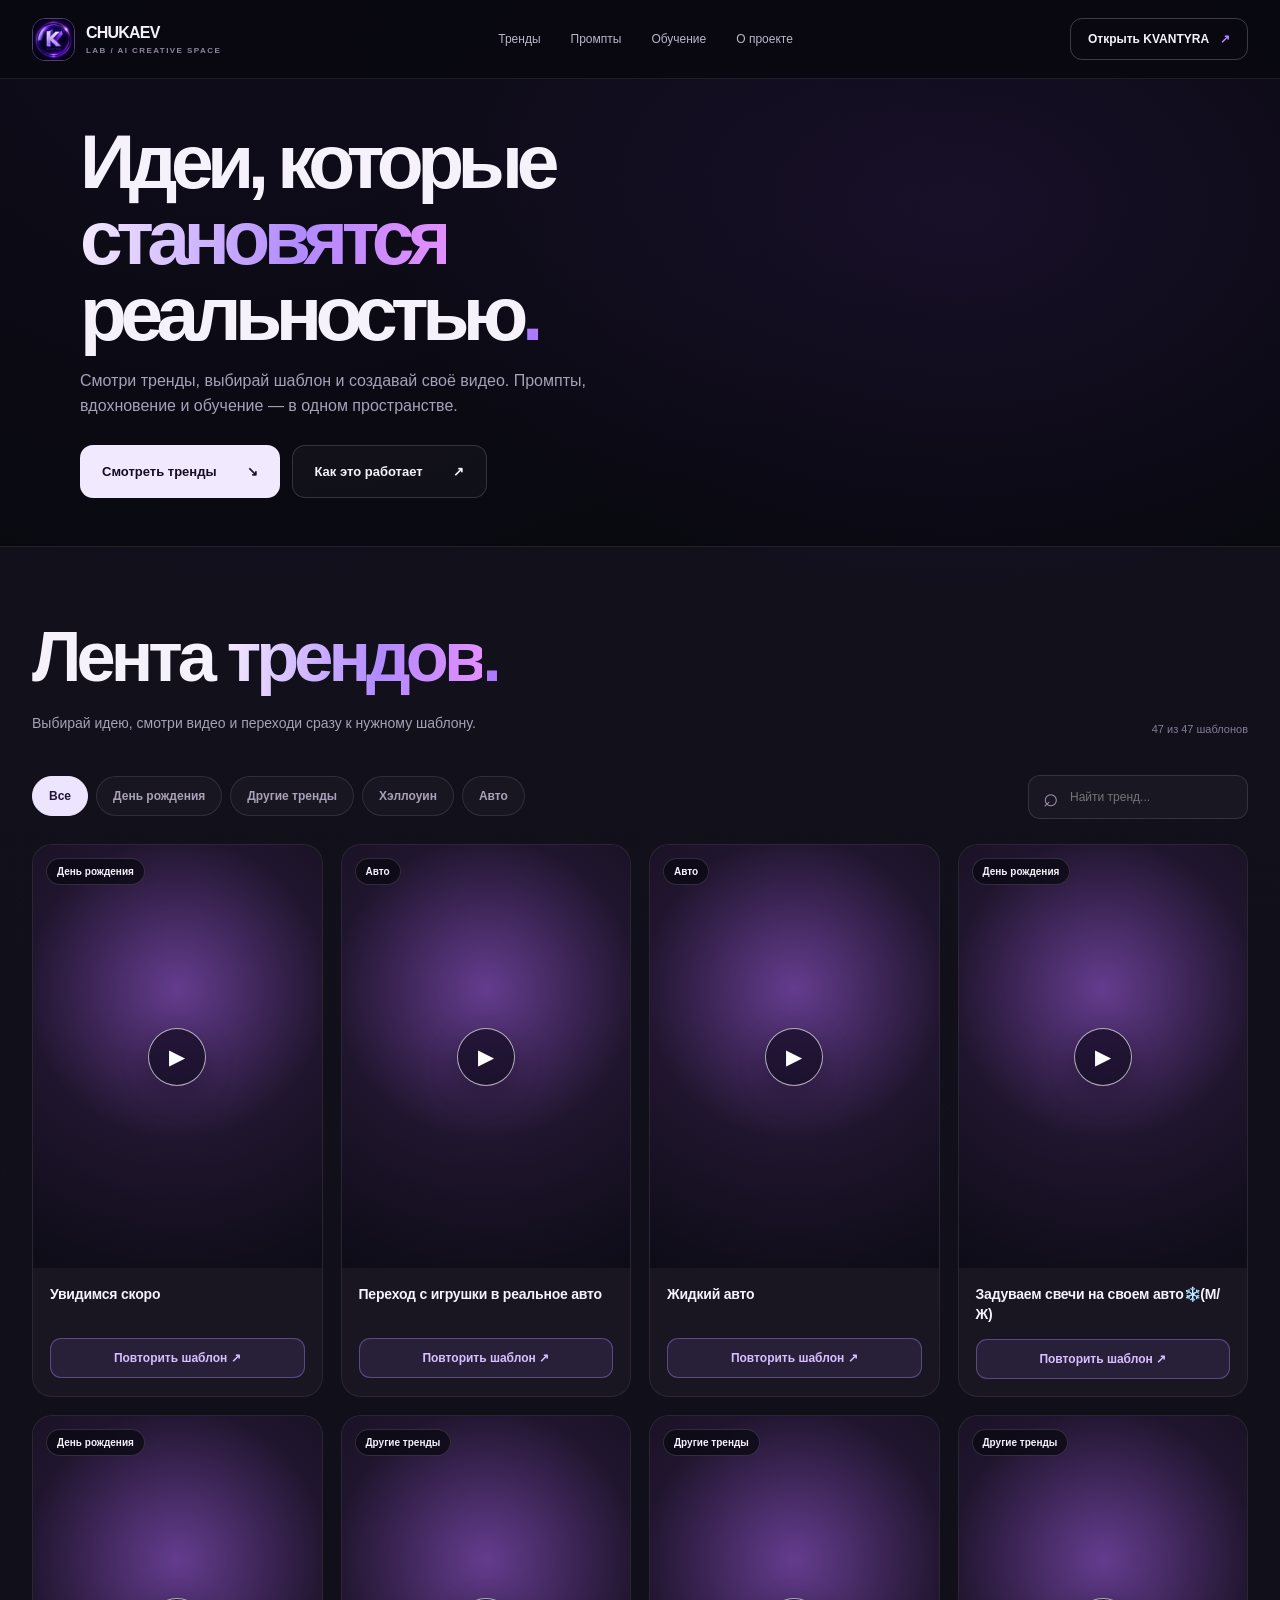
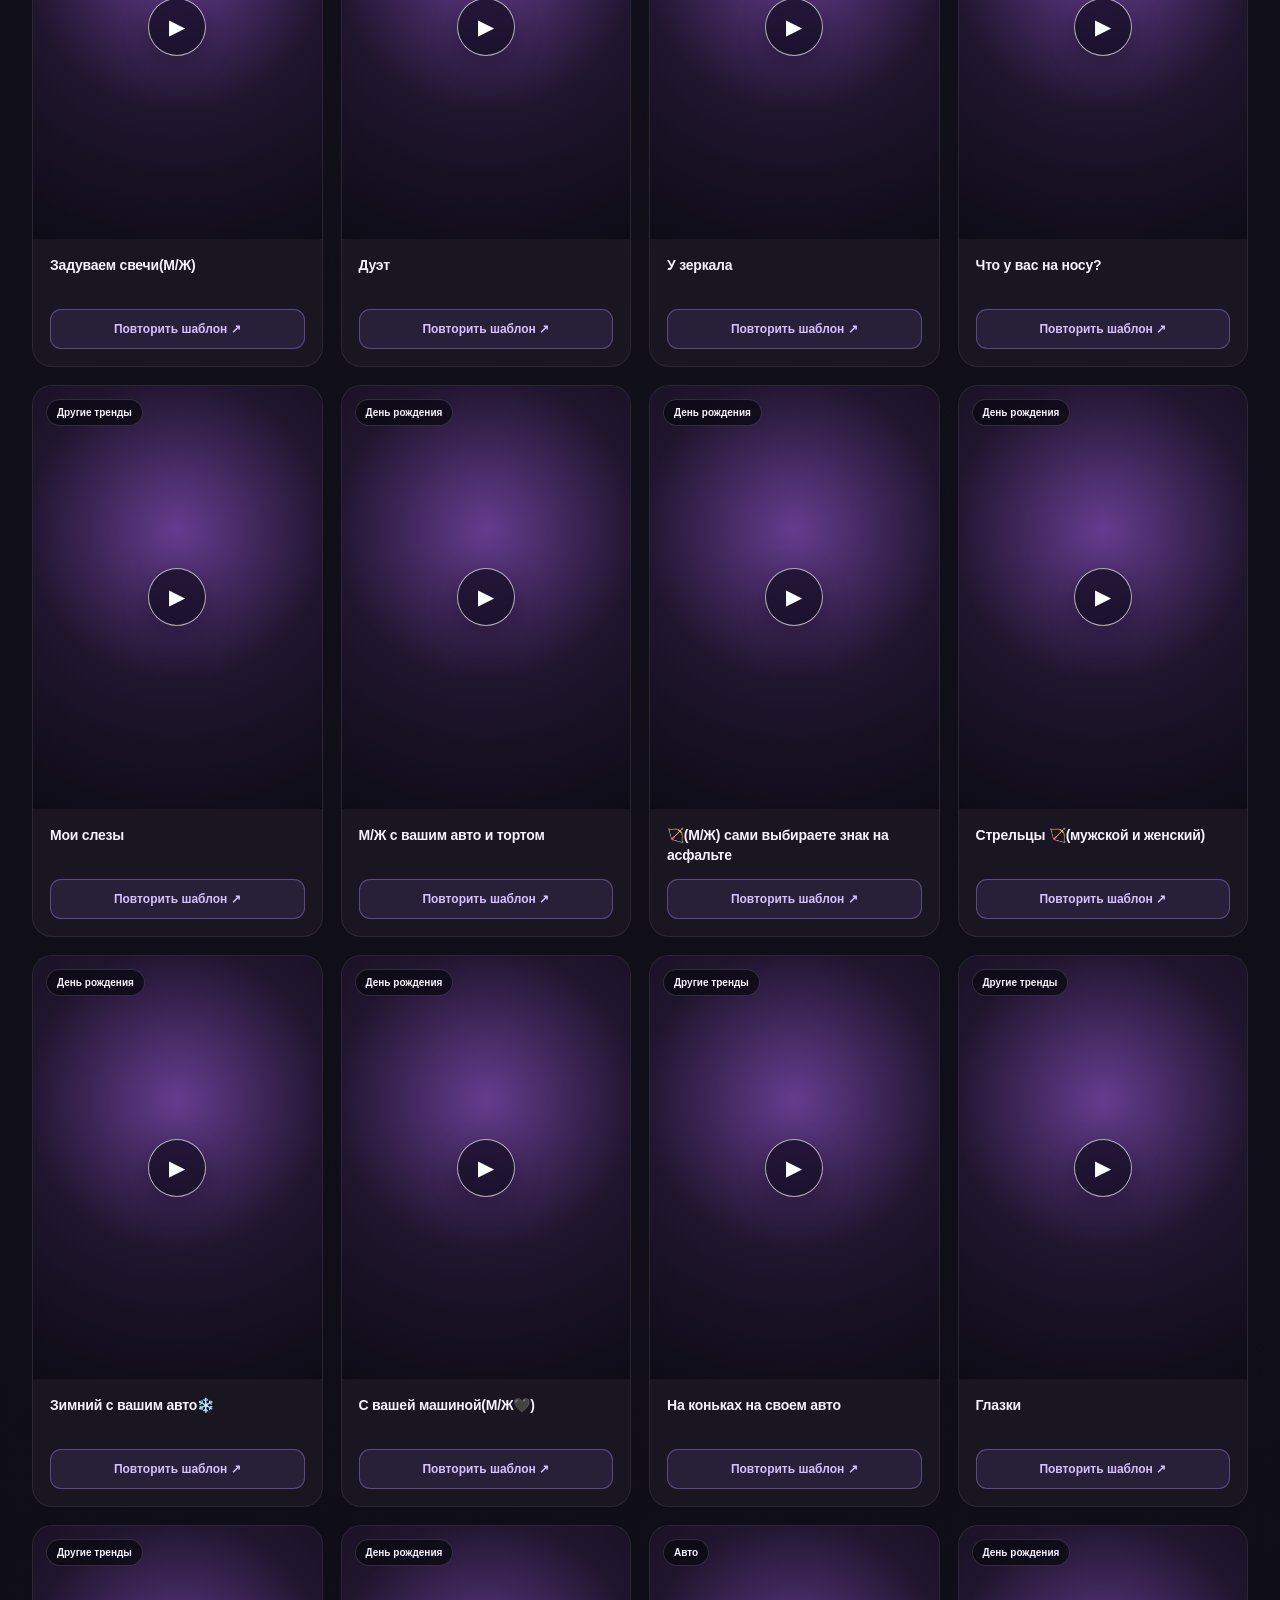
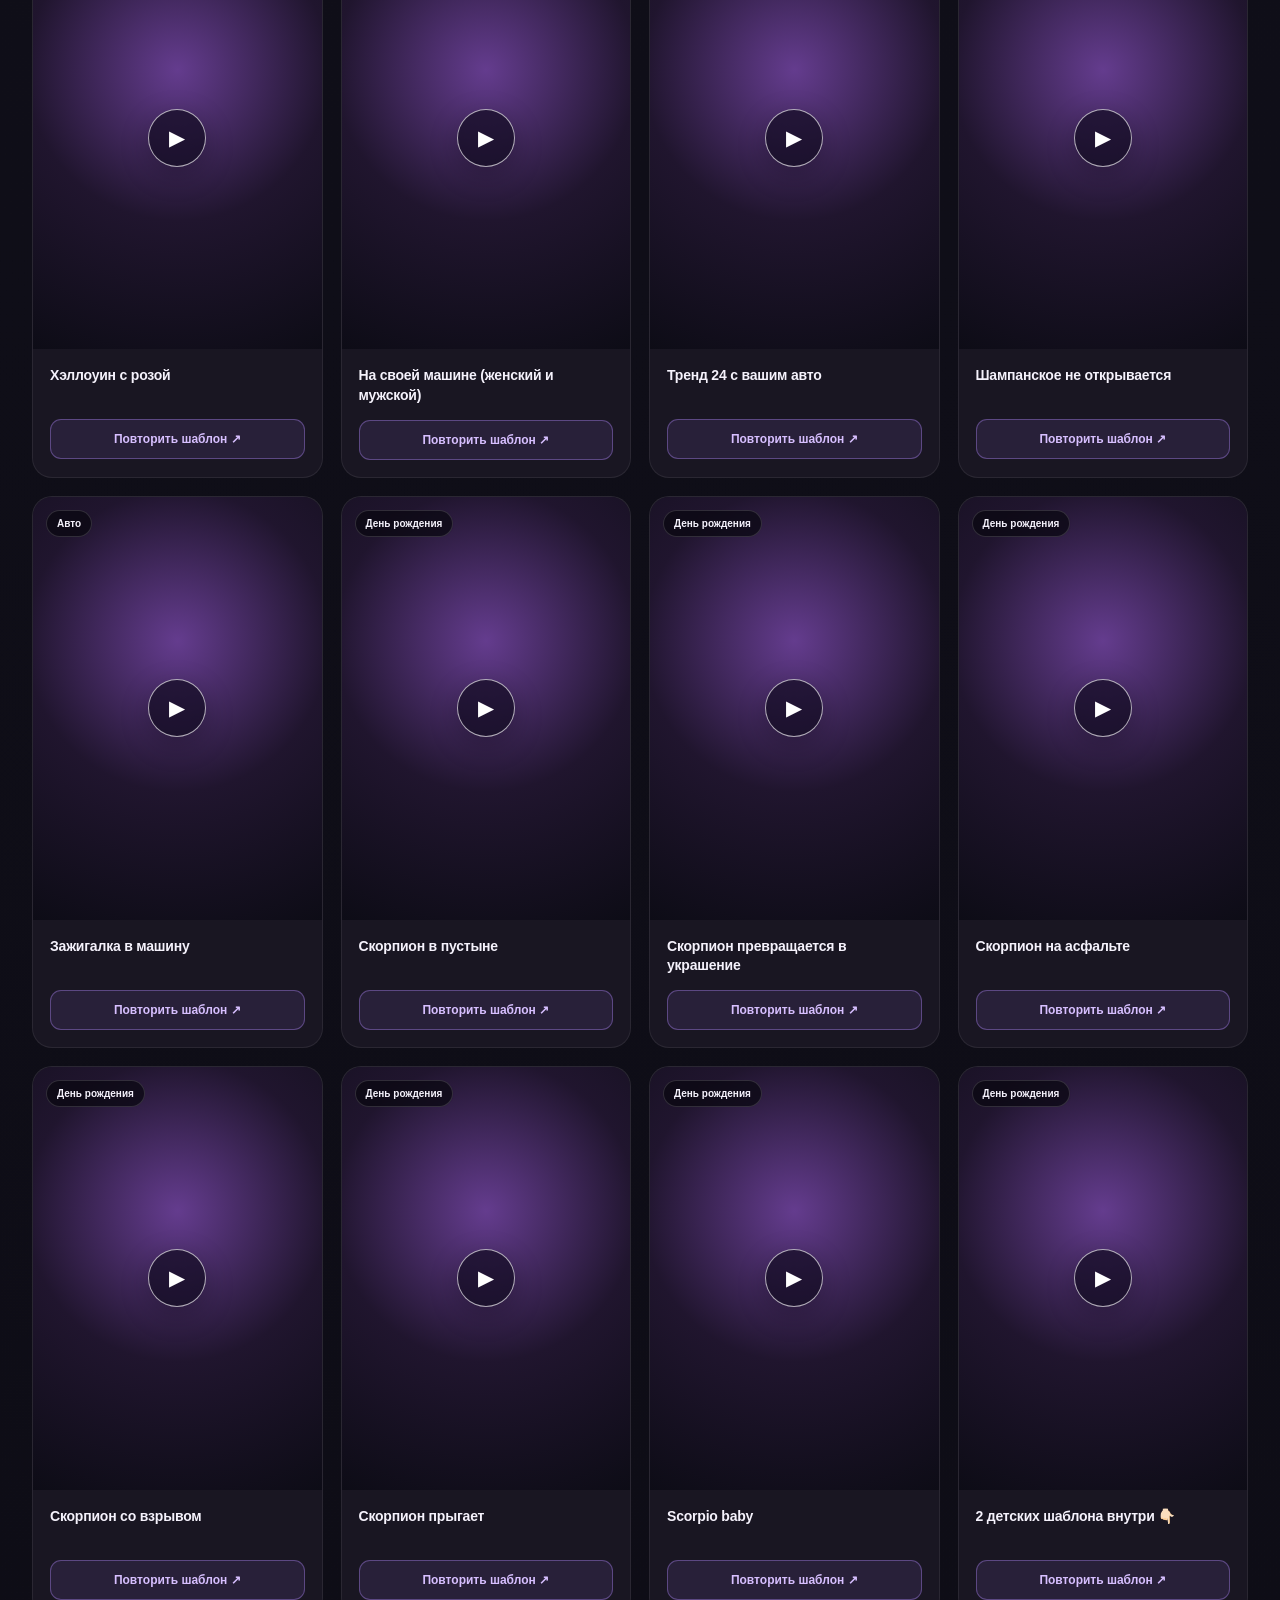
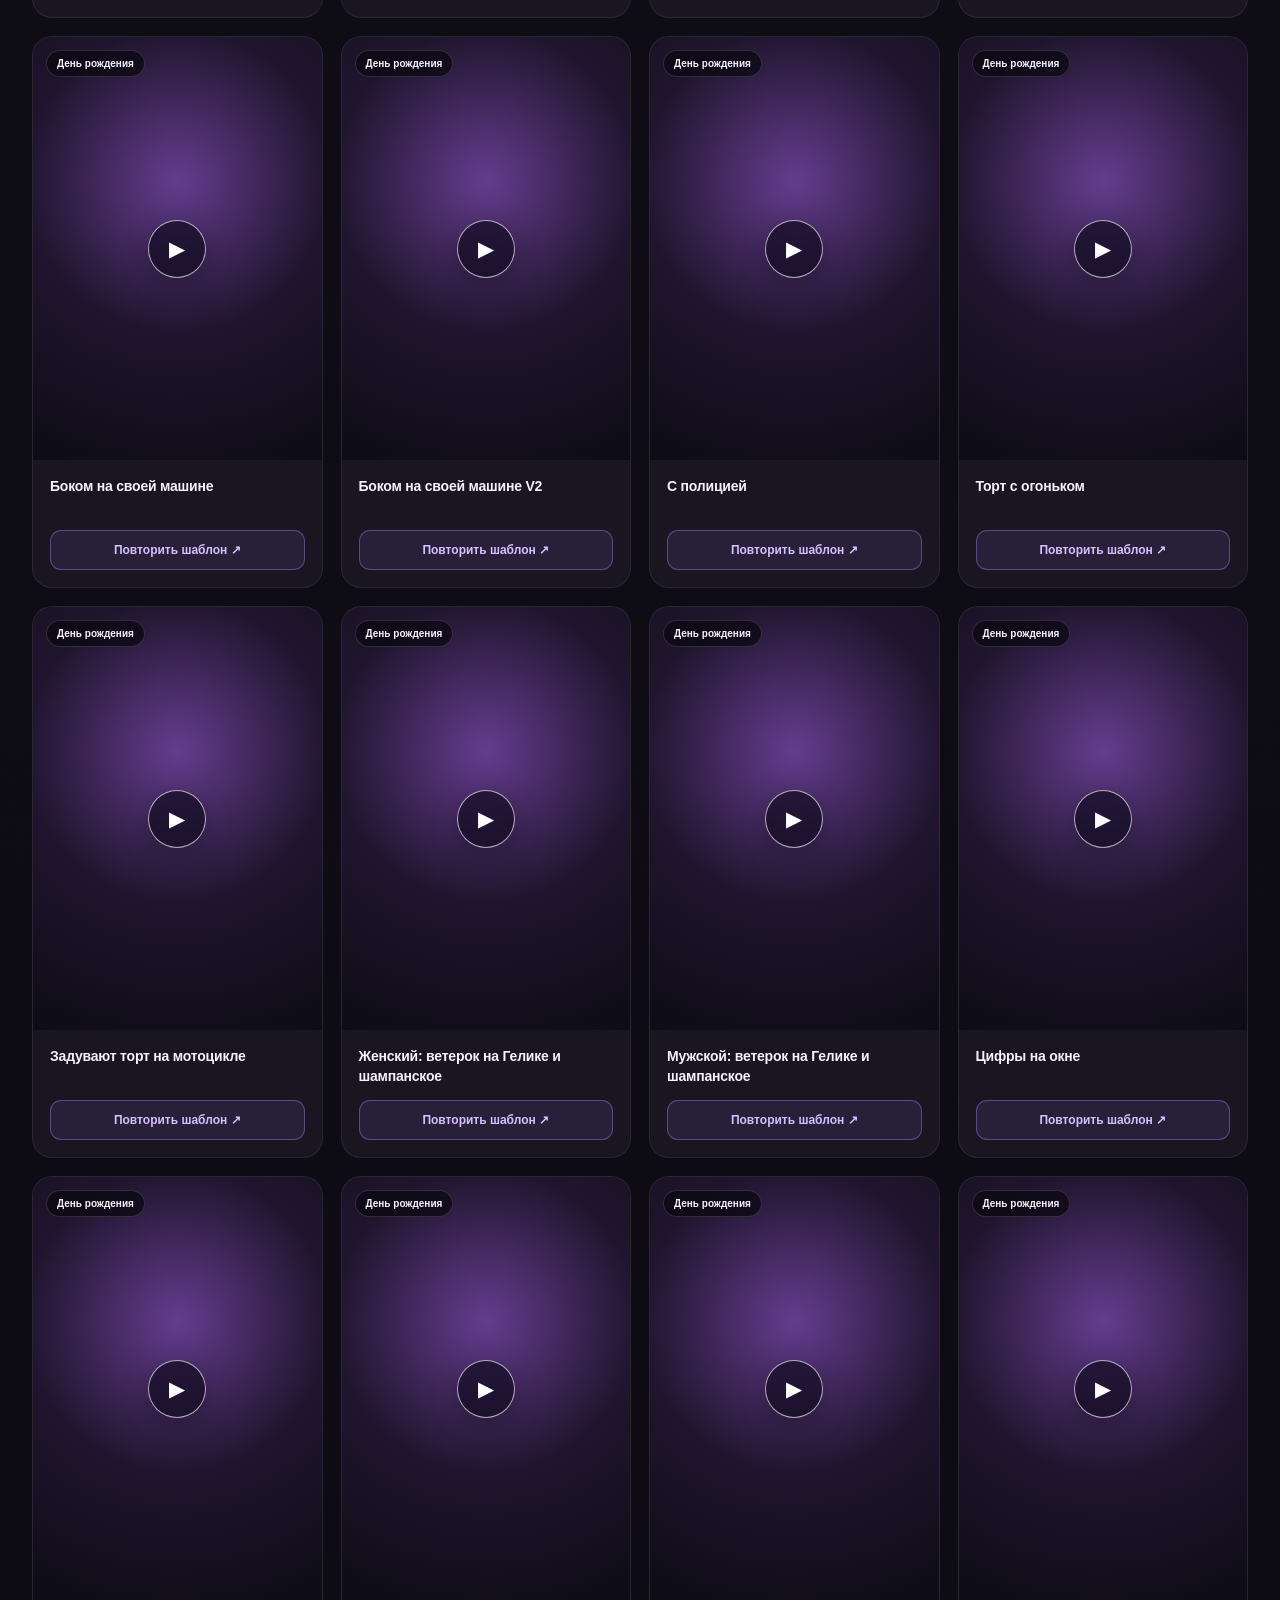
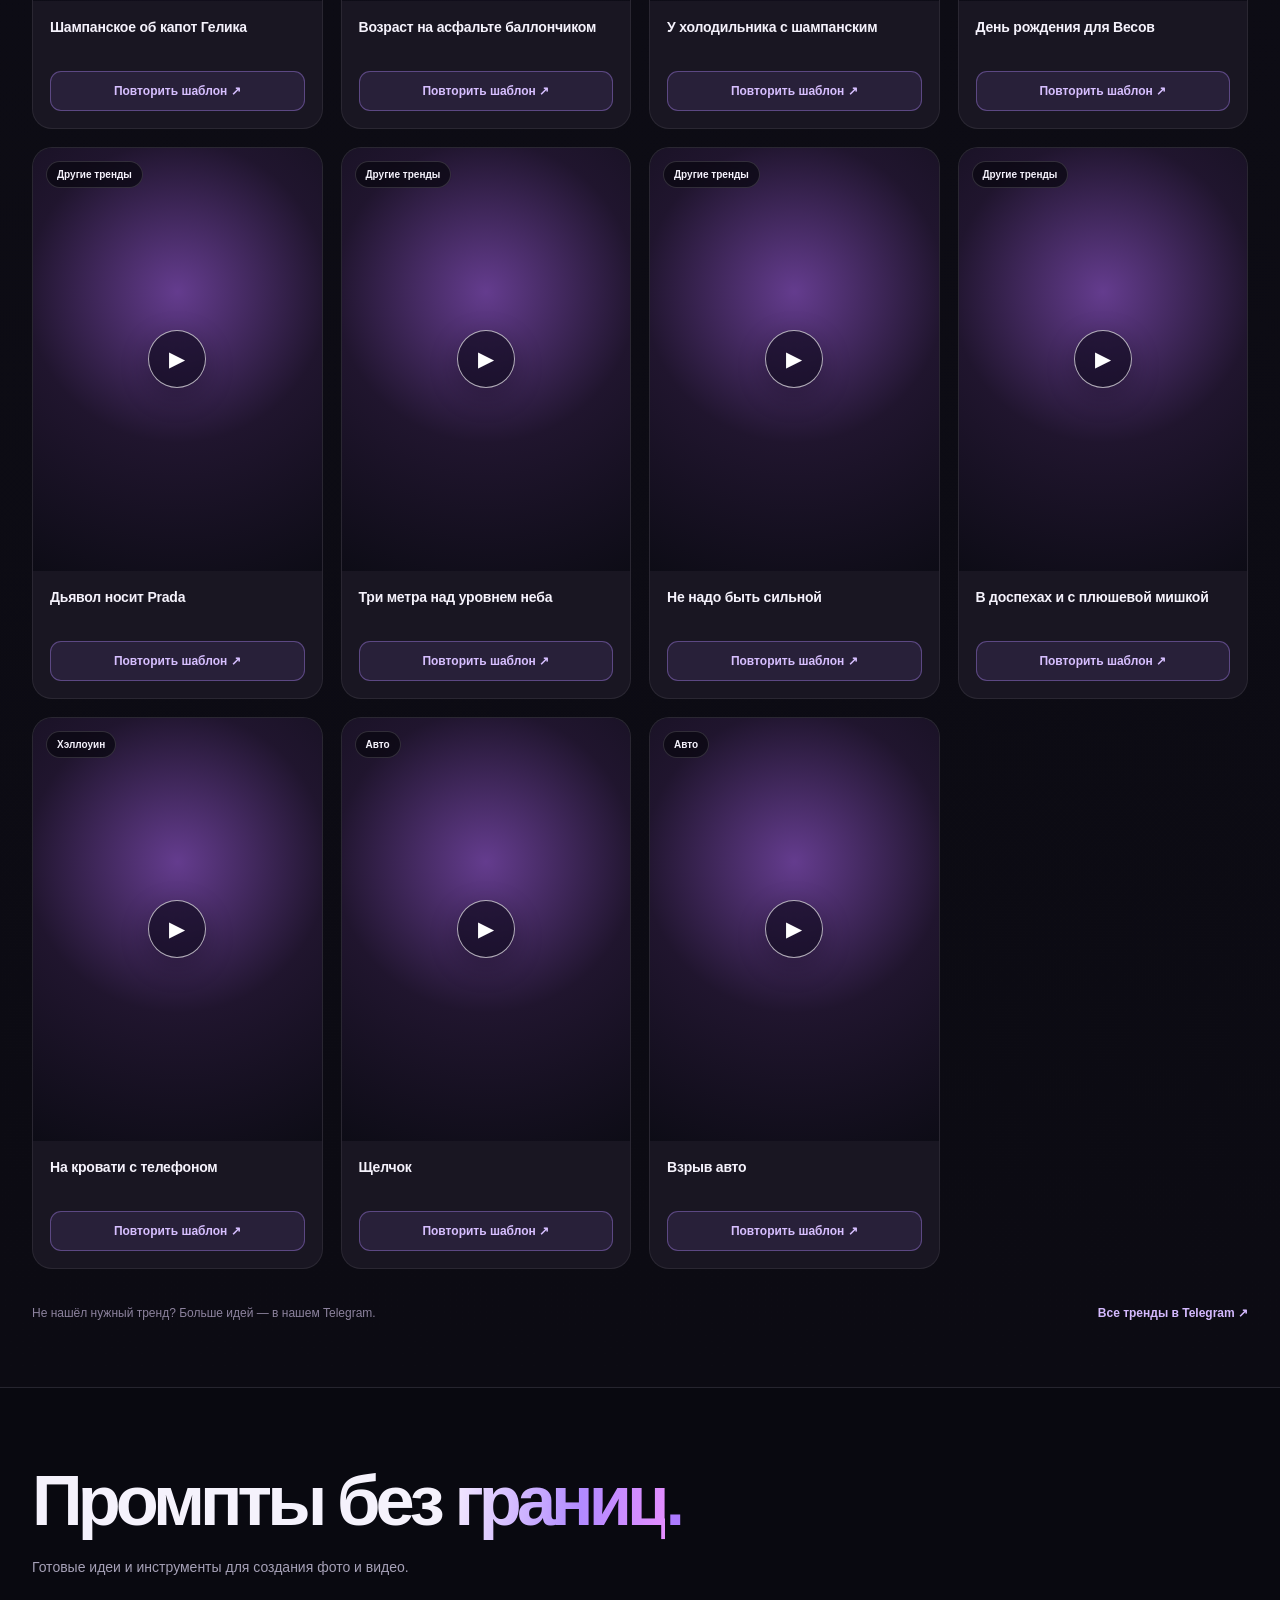
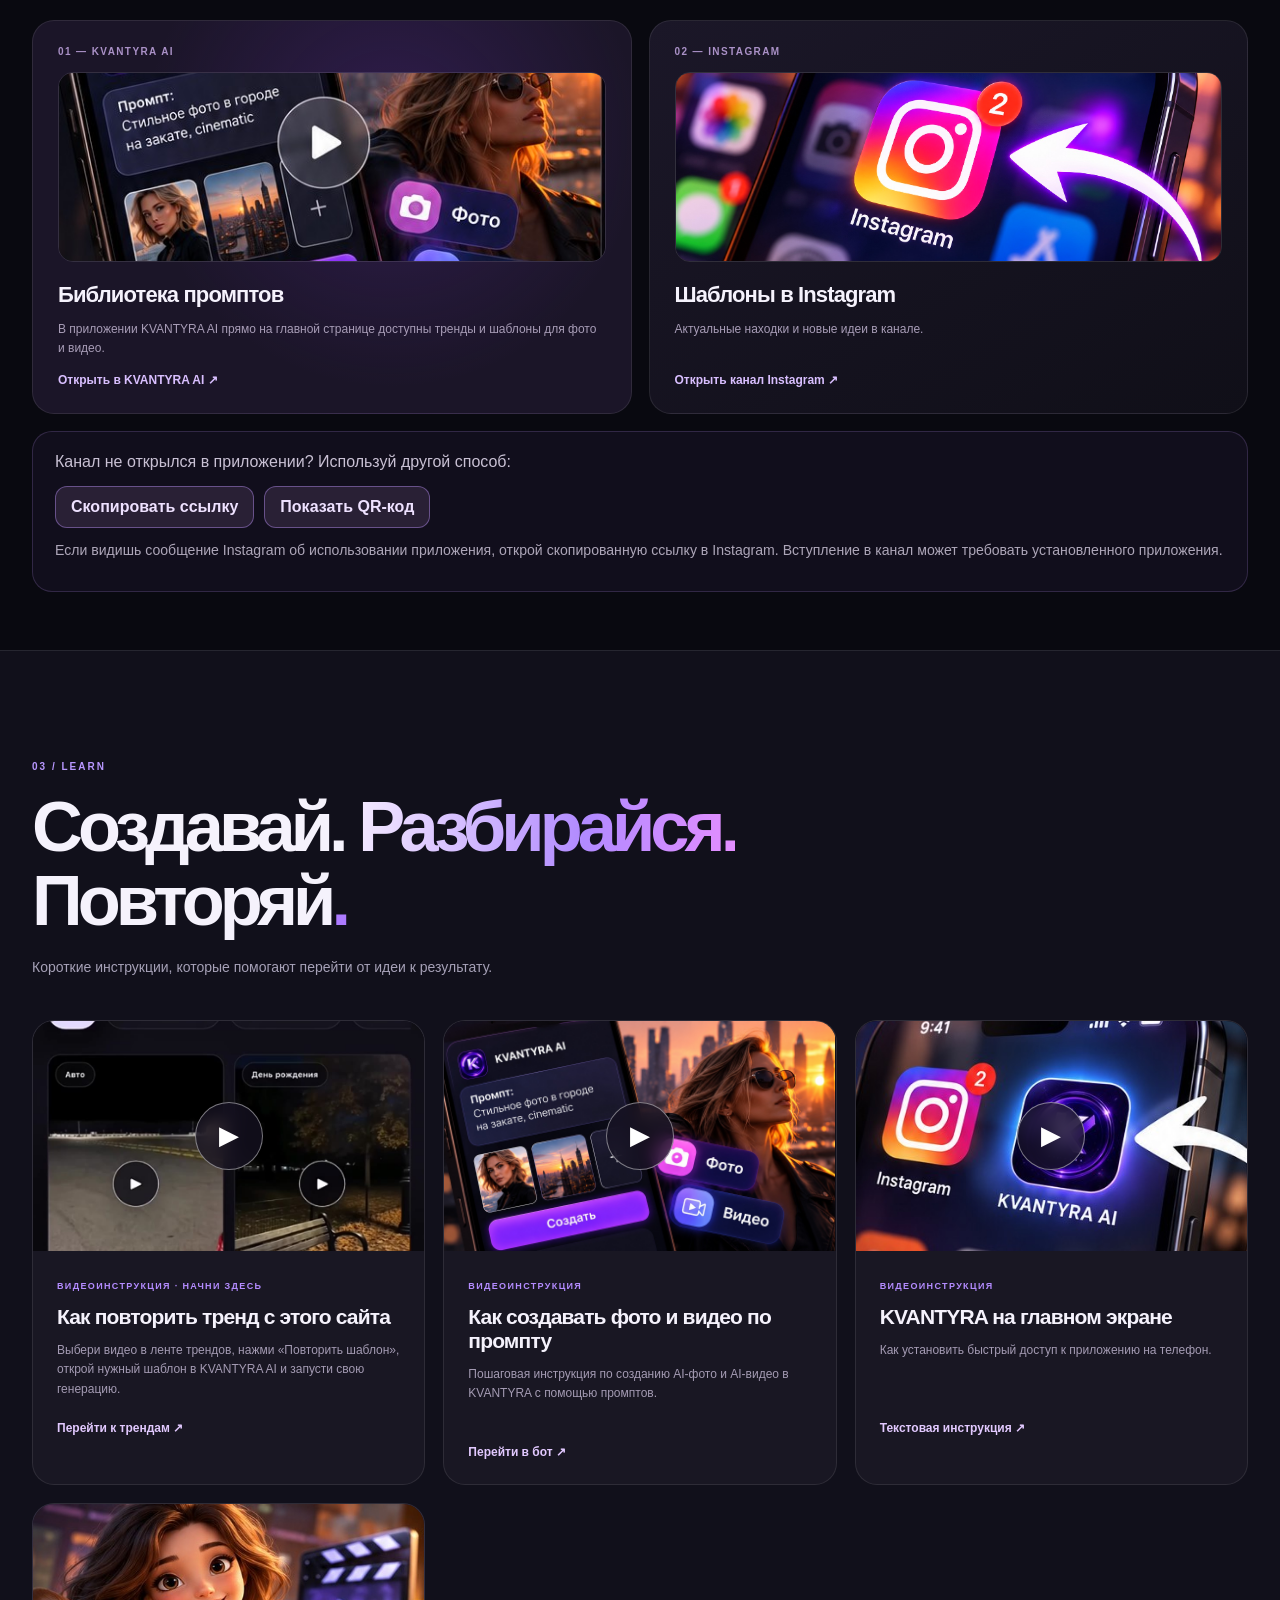
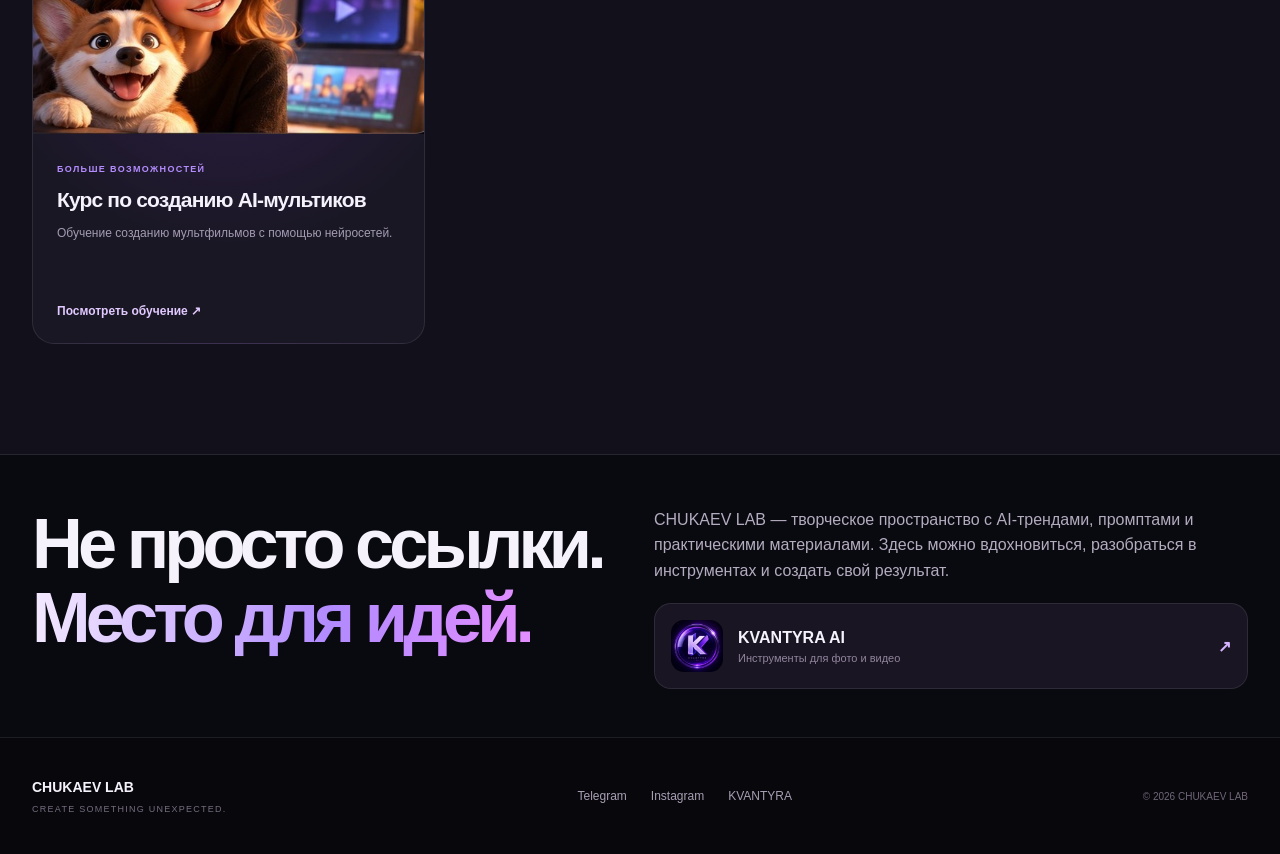
<file: index.html>
<!doctype html><html lang="ru"><head><meta charset="utf-8"><meta name="viewport" content="width=device-width,initial-scale=1,viewport-fit=cover"><meta name="theme-color" content="#090910"><meta name="description" content="CHUKAEV LAB — галерея AI-трендов, промпты, обучение и KVANTYRA AI."><title>CHUKAEV LAB — AI-тренды, промпты и обучение</title><link rel="icon" href="favicon.ico"><link rel="stylesheet" href="styles.css"></head><body>
<header class="header"><div class="container nav"><a class="wordmark" href="#home"><img class="brand-logo" src="assets/brand/kvantyra.png" alt="KVANTYRA AI"><span>CHUKAEV<span class="wordmark-sub">LAB / AI CREATIVE SPACE</span></span></a><nav class="desktop-nav" aria-label="Разделы"><a href="#trends">Тренды</a><a href="#prompts">Промпты</a><a href="#learn">Обучение</a><a href="#about">О проекте</a></nav><a class="nav-cta" href="https://t.me/kvantyra_ai_bot" target="_blank" rel="noopener noreferrer">Открыть KVANTYRA <span>↗</span></a></div></header>
<main id="home"><section class="hero container"><div class="hero-copy"><h1>Идеи, которые<br><em>становятся</em><br>реальностью<span class="period">.</span></h1><p>Смотри тренды, выбирай шаблон и создавай своё видео. Промпты, вдохновение и обучение — в одном пространстве.</p><div class="hero-actions"><a class="btn btn-light" href="#trends">Смотреть тренды <span>↘</span></a><a class="btn btn-ghost" href="#learn">Как это работает <span>↗</span></a></div></div></section>
<section class="catalog-section" id="trends"><div class="container"><div class="section-heading"><div><h2>Лента <em>трендов</em><span class="period">.</span></h2><p>Выбирай идею, смотри видео и переходи сразу к нужному шаблону.</p></div><div class="counter" id="counter">Каталог шаблонов</div></div><div class="catalog-tools"><div class="filters" id="filters" aria-label="Категории"></div><label class="search"><span aria-hidden="true">⌕</span><input id="search" type="search" placeholder="Найти тренд..." autocomplete="off" aria-label="Поиск шаблонов"></label></div><div id="catalog" class="catalog" aria-live="polite"></div><p id="empty" class="empty" hidden>Ничего не найдено. Попробуй другую категорию или запрос.</p><div class="catalog-footer"><p>Не нашёл нужный тренд? Больше идей — в нашем Telegram.</p><a href="https://t.me/ai_prompts_chukaev/4358" target="_blank" rel="noopener noreferrer">Все тренды в Telegram ↗</a></div></div></section>
<section class="prompts-section container" id="prompts"><div class="section-heading"><div><h2>Промпты без <em>границ</em><span class="period">.</span></h2><p>Готовые идеи и инструменты для создания фото и видео.</p></div></div><div class="feature-grid feature-grid-two"><a class="feature feature-main" href="https://t.me/kvantyra_ai_bot?startapp" target="_blank" rel="noopener noreferrer"><span class="feature-index">01 — KVANTYRA AI</span><img class="feature-photo" src="assets/brand/prompts-vivid.jpg" alt="Создание AI-фото и видео по промптам" loading="lazy"><div><h3>Библиотека промптов</h3><p>В приложении KVANTYRA AI прямо на главной странице доступны тренды и шаблоны для фото и видео.</p><span class="feature-link">Открыть в KVANTYRA AI ↗</span></div></a><a class="feature" href="https://www.instagram.com/channel/qYfP7tu4u8NRN8SK/" target="_blank" rel="noopener noreferrer"><span class="feature-index">02 — INSTAGRAM</span><img class="feature-photo" src="assets/brand/community-vivid.jpg" alt="Instagram — идеи и новые шаблоны" loading="lazy"><div><h3>Шаблоны в Instagram</h3><p>Актуальные находки и новые идеи в канале.</p><span class="feature-link">Открыть канал Instagram ↗</span></div></a><div class="instagram-help"><p>Канал не открылся в приложении? Используй другой способ:</p><div class="instagram-help-actions"><button type="button" id="ig-copy-link">Скопировать ссылку</button><button type="button" id="ig-show-qr" aria-expanded="false" aria-controls="ig-qr-panel">Показать QR-код</button></div><div id="ig-qr-panel" class="instagram-qr-panel" hidden><img src="assets/brand/instagram-channel-qr.jpg" alt="QR-код для вступления в Instagram-канал Промпты тут" loading="lazy"><p>Отсканируй код камерой другого телефона или сохрани изображение. На iPhone также можно открыть сохранённый QR-код в «Фото» и удержать палец на коде.</p></div><p class="instagram-help-note">Если видишь сообщение Instagram об использовании приложения, открой скопированную ссылку в Instagram. Вступление в канал может требовать установленного приложения.</p><span id="ig-copy-status" class="instagram-copy-status" role="status" aria-live="polite"></span></div></div></section>
<section class="learn-section" id="learn"><div class="container"><div class="section-heading"><div><div class="eyebrow">03 / LEARN</div><h2>Создавай. <em>Разбирайся.</em><br>Повторяй<span class="period">.</span></h2><p>Короткие инструкции, которые помогают перейти от идеи к результату.</p></div></div><div class="lesson-grid"><article class="lesson"><div class="lesson-video"><video preload="metadata" poster="assets/brand/site-guide-frame.jpg"><source src="assets/videos/site-template-guide.mp4" type="video/mp4"></video><button type="button" class="lesson-launch" aria-label="Открыть видео на весь экран">▶</button></div><div class="lesson-body"><span>ВИДЕОИНСТРУКЦИЯ · НАЧНИ ЗДЕСЬ</span><h3>Как повторить тренд с этого сайта</h3><p>Выбери видео в ленте трендов, нажми «Повторить шаблон», открой нужный шаблон в KVANTYRA AI и запусти свою генерацию.</p><a href="#trends">Перейти к трендам ↗</a></div></article><article class="lesson"><div class="lesson-video"><video preload="metadata" poster="assets/brand/prompt-guide-vivid.jpg"><source src="assets/videos/kvantyra-guide.mp4" type="video/mp4"></video><button type="button" class="lesson-launch" aria-label="Открыть видео на весь экран">▶</button></div><div class="lesson-body"><span>ВИДЕОИНСТРУКЦИЯ</span><h3>Как создавать фото и видео по промпту</h3><p>Пошаговая инструкция по созданию AI-фото и AI-видео в KVANTYRA с помощью промптов.</p><a href="https://t.me/kvantyra_ai_bot" target="_blank" rel="noopener noreferrer">Перейти в бот ↗</a></div></article><article class="lesson"><div class="lesson-video"><video preload="metadata" poster="assets/brand/install-vivid.jpg"><source src="assets/videos/kvantyra-install.mp4" type="video/mp4"></video><button type="button" class="lesson-launch" aria-label="Открыть видео на весь экран">▶</button></div><div class="lesson-body"><span>ВИДЕОИНСТРУКЦИЯ</span><h3>KVANTYRA на главном экране</h3><p>Как установить быстрый доступ к приложению на телефон.</p><a href="https://t.me/ai_prompts_chukaev/3218?single" target="_blank" rel="noopener noreferrer">Текстовая инструкция ↗</a></div></article><article class="lesson lesson-special"><img class="special-photo" src="assets/brand/cartoons-clean.jpg" alt="Иллюстрация курса по созданию мультфильмов" loading="lazy"><div class="lesson-body"><span>БОЛЬШЕ ВОЗМОЖНОСТЕЙ</span><h3>Курс по созданию AI-мультиков</h3><p>Обучение созданию мультфильмов с помощью нейросетей.</p><a href="https://t.me/tribute/app?startapp=sXKC" target="_blank" rel="noopener noreferrer">Посмотреть обучение ↗</a></div></article></div></div></section>
<section class="about-section container" id="about"><div><h2>Не просто ссылки.<br><em>Место для идей.</em></h2></div><div class="about-right"><p>CHUKAEV LAB — творческое пространство с AI-трендами, промптами и практическими материалами. Здесь можно вдохновиться, разобраться в инструментах и создать свой результат.</p><a class="about-product" href="https://t.me/kvantyra_ai_bot" target="_blank" rel="noopener noreferrer"><img src="assets/brand/kvantyra.png" alt="Логотип KVANTYRA AI"><span><strong>KVANTYRA AI</strong><small>Инструменты для фото и видео</small></span><b>↗</b></a></div></section></main>
<footer class="footer"><div class="container footer-inner"><div><strong>CHUKAEV LAB</strong><span>CREATE SOMETHING UNEXPECTED.</span></div><div class="footer-links"><a href="https://t.me/ai_prompts_chukaev" target="_blank" rel="noopener noreferrer">Telegram</a><a href="https://www.instagram.com/channel/qYfP7tu4u8NRN8SK/" target="_blank" rel="noopener noreferrer">Instagram</a><a href="https://t.me/kvantyra_ai_bot" target="_blank" rel="noopener noreferrer">KVANTYRA</a></div><small>© 2026 CHUKAEV LAB</small></div></footer><script src="app.js" defer></script><script>
// One visible play control per tutorial; direct native fullscreen on iOS.
document.querySelectorAll('.lesson-video').forEach(function(box){
 const video=box.querySelector('video'), button=box.querySelector('.lesson-launch');
 if(!video||!button)return;
 video.controls=false;
 video.muted=false;
 video.preload='metadata';
 function openVideo(){
  document.querySelectorAll('video').forEach(function(other){if(other!==video)other.pause()});
  video.muted=false;
  // Keep fullscreen request within the original user gesture.
  if(typeof video.webkitEnterFullscreen==='function'){
    try{video.webkitEnterFullscreen()}catch(e){}
  }else if(typeof video.requestFullscreen==='function'){
    try{const p=video.requestFullscreen();if(p&&p.catch)p.catch(function(){})}catch(e){}
  }
  const p=video.play();if(p&&p.catch)p.catch(function(){});
 }
 button.addEventListener('click',openVideo);
 video.addEventListener('click',openVideo);
 video.addEventListener('ended',function(){box.classList.remove('is-playing')});
});
</script></body></html>
</file>
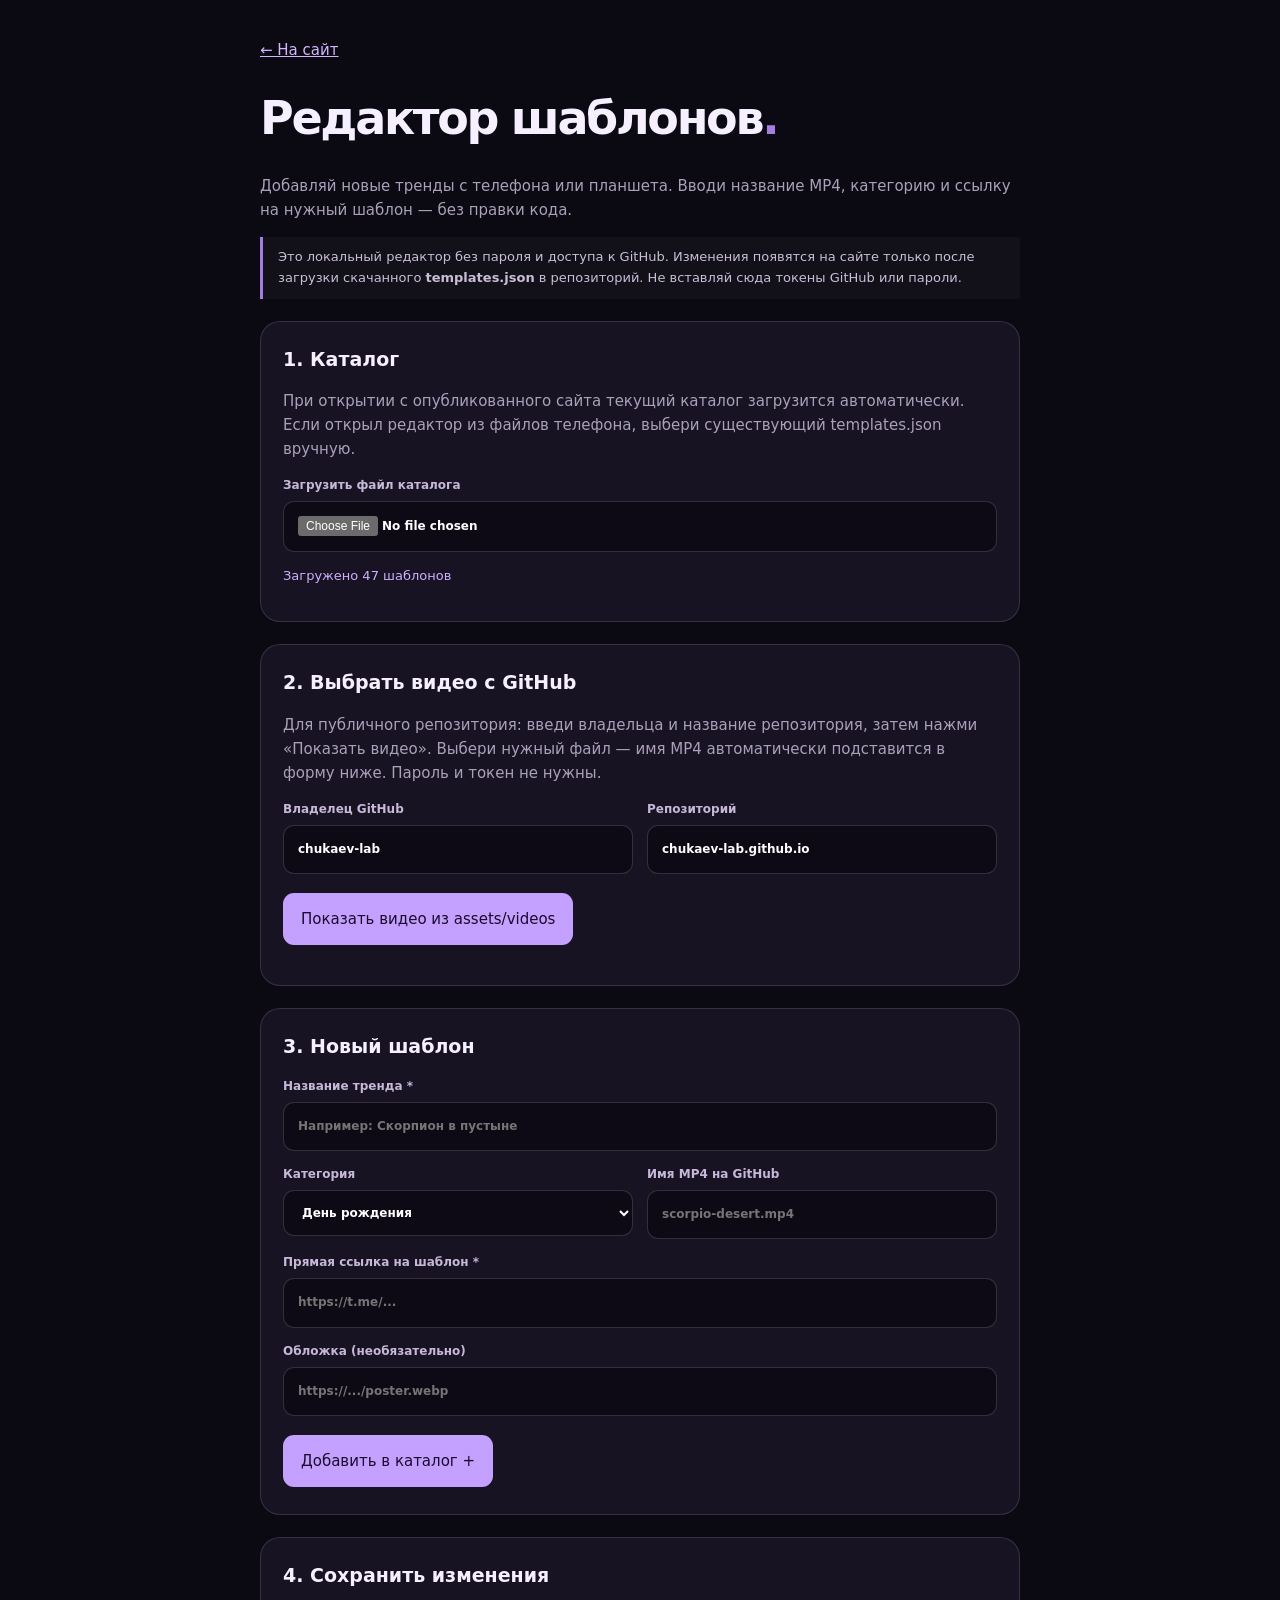
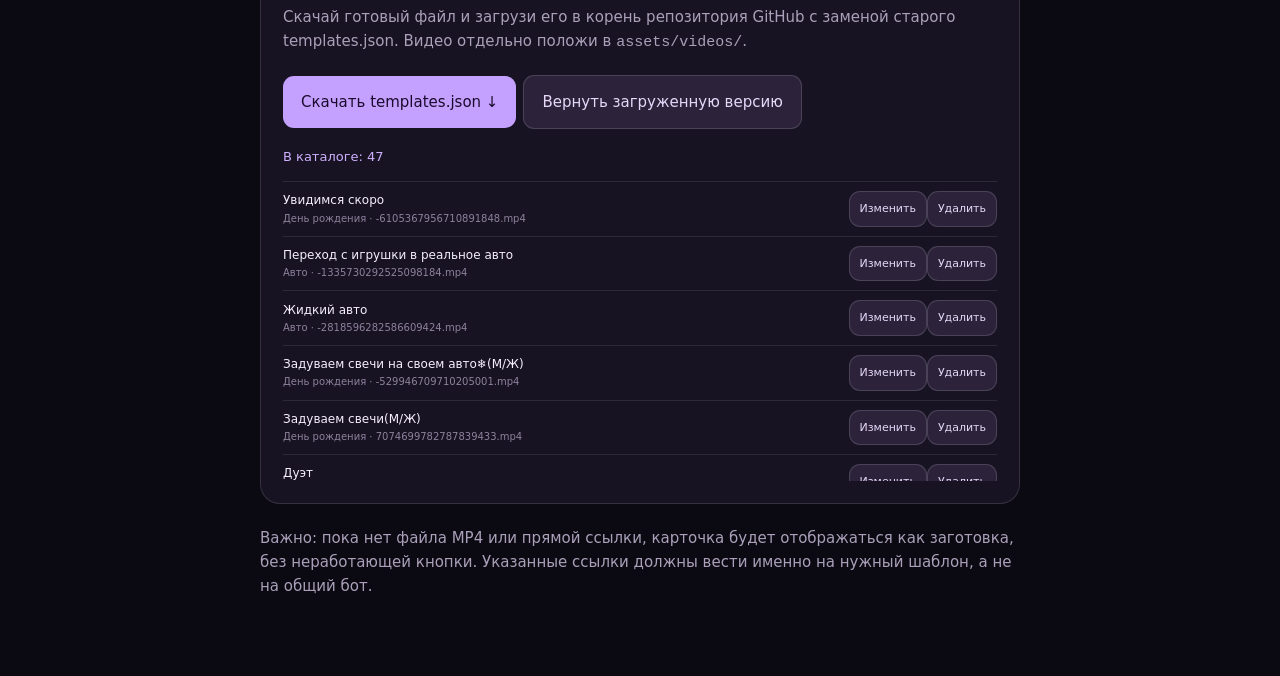
<file: admin.html>
<!doctype html><html lang="ru"><head><meta charset="utf-8"><meta name="viewport" content="width=device-width,initial-scale=1"><meta name="theme-color" content="#090910"><title>Редактор каталога — CHUKAEV LAB</title><style>:root{color-scheme:dark}*{box-sizing:border-box}body{margin:0;background:#0b0912;color:#f5efff;font:15px/1.6 system-ui,-apple-system,sans-serif}main{width:min(760px,calc(100% - 32px));margin:38px auto 80px}h1{font-size:clamp(30px,6vw,46px);line-height:1.1;letter-spacing:-.05em}h2{font-size:19px;margin:0 0 15px}p,.hint{color:#aaa0b9}a{color:#d2b5ff}.panel{border:1px solid #ffffff20;background:#181323;border-radius:20px;padding:22px;margin:22px 0}.grid{display:grid;grid-template-columns:1fr 1fr;gap:14px}label{display:block;font-size:12px;color:#c6b8d8;font-weight:700;margin-bottom:14px}input,select{display:block;width:100%;border:1px solid #ffffff27;border-radius:11px;background:#0d0a15;color:#fff;padding:14px;margin-top:6px;font:inherit}button{border:0;background:#c5a1ff;color:#1a0b2d;padding:14px 18px;border-radius:11px;font-weight:800;font:inherit;cursor:pointer;margin:5px 7px 5px 0}button.secondary{background:#2c233b;color:#e6d8f9;border:1px solid #ffffff24}.status{color:#cdb0ff;font-size:13px}.items{max-height:300px;overflow:auto}.item{display:flex;gap:12px;justify-content:space-between;align-items:center;border-top:1px solid #ffffff18;padding:9px 0;font-size:12px}.item small{display:block;color:#8d829c}.item button{font-size:11px;padding:8px 10px;margin:0}.warning{border-left:3px solid #a57ce0;padding:10px 15px;background:#ffffff07;color:#c9bed6;font-size:13px}@media(max-width:600px){.grid{grid-template-columns:1fr}.panel{padding:17px}}</style></head><body><main><a href="index.html">← На сайт</a><h1>Редактор шаблонов<span style="color:#a57ce0">.</span></h1><p>Добавляй новые тренды с телефона или планшета. Вводи название MP4, категорию и ссылку на нужный шаблон — без правки кода.</p><div class="warning">Это локальный редактор без пароля и доступа к GitHub. Изменения появятся на сайте только после загрузки скачанного <b>templates.json</b> в репозиторий. Не вставляй сюда токены GitHub или пароли.</div><section class="panel"><h2>1. Каталог</h2><p class="hint">При открытии с опубликованного сайта текущий каталог загрузится автоматически. Если открыл редактор из файлов телефона, выбери существующий templates.json вручную.</p><label>Загрузить файл каталога<input id="file" type="file" accept=".json,application/json"></label><p id="status" class="status">Загружаем каталог…</p></section><section class="panel"><h2>2. Выбрать видео с GitHub</h2><p class="hint">Для публичного репозитория: введи владельца и название репозитория, затем нажми «Показать видео». Выбери нужный файл — имя MP4 автоматически подставится в форму ниже. Пароль и токен не нужны.</p><div class="grid"><label>Владелец GitHub<input id="ghOwner" placeholder="например chukaev-lab"></label><label>Репозиторий<input id="ghRepo" placeholder="например chukaev-lab.github.io"></label></div><button id="ghLoad" type="button">Показать видео из assets/videos</button><p id="ghStatus" class="status"></p><div id="ghVideos" class="items"></div></section><section class="panel"><h2>3. Новый шаблон</h2><form id="form"><label>Название тренда *<input id="title" required maxlength="110" placeholder="Например: Скорпион в пустыне"></label><div class="grid"><label>Категория<select id="category"><option>День рождения</option><option>Другие тренды</option><option>Хэллоуин</option><option>Авто</option></select></label><label>Имя MP4 на GitHub<input id="video" placeholder="scorpio-desert.mp4"></label></div><label>Прямая ссылка на шаблон *<input id="url" required type="url" placeholder="https://t.me/..."></label><label>Обложка (необязательно)<input id="poster" placeholder="https://.../poster.webp"></label><button type="submit">Добавить в каталог +</button></form></section><section class="panel"><h2>4. Сохранить изменения</h2><p class="hint">Скачай готовый файл и загрузи его в корень репозитория GitHub с заменой старого templates.json. Видео отдельно положи в <code>assets/videos/</code>.</p><button id="download">Скачать templates.json ↓</button><button id="reset" class="secondary">Вернуть загруженную версию</button><p class="status" id="count"></p><div class="items" id="items"></div></section><p class="hint">Важно: пока нет файла MP4 или прямой ссылки, карточка будет отображаться как заготовка, без неработающей кнопки. Указанные ссылки должны вести именно на нужный шаблон, а не на общий бот.</p></main><script>(()=>{'use strict';const $=id=>document.getElementById(id);let data=[],base=[];const valid=a=>Array.isArray(a)&&a.every(x=>x&&typeof x.title==='string');const copy=a=>JSON.parse(JSON.stringify(a));function load(a){if(!valid(a))throw Error('Неверный формат каталога');data=copy(a);base=copy(a);refresh()}function refresh(){$('status').textContent=`Загружено ${data.length} шаблонов`;$('count').textContent=`В каталоге: ${data.length}`;const root=$('items');root.replaceChildren();data.slice(0,50).forEach((x,i)=>{const line=document.createElement('div');line.className='item';const title=document.createElement('span');title.textContent=x.title;const small=document.createElement('small');small.textContent=x.category+' · '+(x.video||'без MP4');title.append(small);const edit=document.createElement('button');edit.className='secondary';edit.textContent='Изменить';edit.onclick=()=>{ $('title').value=x.title;$('category').value=x.category;$('video').value=x.video||'';$('url').value=x.url||'';$('poster').value=x.poster||'';data.splice(i,1);refresh();$('title').scrollIntoView({behavior:'smooth',block:'center'});$('title').focus()};const del=document.createElement('button');del.className='secondary';del.textContent='Удалить';del.onclick=()=>{if(confirm('Удалить «'+x.title+'» из текущего каталога?')){data.splice(i,1);refresh()}};const actions=document.createElement('span');actions.append(edit,del);line.append(title,actions);root.append(line)})}const ghOwner=$('ghOwner'),ghRepo=$('ghRepo');ghOwner.value=localStorage.getItem('cl_gh_owner')||'chukaev-lab';ghRepo.value=localStorage.getItem('cl_gh_repo')||'chukaev-lab.github.io';$('ghLoad').onclick=async()=>{const owner=ghOwner.value.trim(),repo=ghRepo.value.trim(),status=$('ghStatus'),root=$('ghVideos');root.replaceChildren();if(!/^[\w-]+$/.test(owner)||!/^[\w.-]+$/.test(repo)){status.textContent='Проверь владельца и название репозитория';return}localStorage.setItem('cl_gh_owner',owner);localStorage.setItem('cl_gh_repo',repo);status.textContent='Ищем MP4 в репозитории…';try{const response=await fetch('https://api.github.com/repos/'+encodeURIComponent(owner)+'/'+encodeURIComponent(repo)+'/contents/assets/videos',{headers:{Accept:'application/vnd.github+json'}});if(!response.ok)throw Error(response.status===404?'Репозиторий или папка assets/videos не найдены (или репозиторий приватный)':`GitHub API: ${response.status}`);const files=(await response.json()).filter(f=>f.type==='file'&&/\.(mp4|webm|mov)$/i.test(f.name));status.textContent=files.length?'Найдено видео: '+files.length+'. Нажми на нужное.':'В папке пока нет видео';for(const f of files){const line=document.createElement('div');line.className='item';const name=document.createElement('span');name.textContent=f.name;const select=document.createElement('button');select.type='button';select.textContent='Выбрать';select.onclick=()=>{$('video').value=f.name;status.textContent='Выбрано: '+f.name;$('video').scrollIntoView({behavior:'smooth',block:'center'})};line.append(name,select);root.append(line)}}catch(err){status.textContent='Не удалось получить список: '+err.message+'. Можно вписать имя MP4 вручную.'}};fetch('templates.json',{cache:'no-store'}).then(r=>{if(!r.ok)throw Error();return r.json()}).then(load).catch(()=>$('status').textContent='Автозагрузка недоступна — выбери templates.json вручную');$('file').onchange=async e=>{try{load(JSON.parse(await e.target.files[0].text()))}catch{$('status').textContent='Не удалось прочитать файл. Нужен корректный templates.json'}};$('form').onsubmit=e=>{e.preventDefault();const title=$('title').value.trim(),url=$('url').value.trim(),video=$('video').value.trim(),poster=$('poster').value.trim();if(!title||!/^https:\/\//i.test(url)){alert('Нужны название и HTTPS-ссылка на шаблон');return}if(video&&(video.includes('..')||video.includes('\\')||video.startsWith('/'))){alert('Укажи только имя файла, например video.mp4');return}data.unshift({id:'t'+Date.now(),title,category:$('category').value,video,poster,url});refresh();$('form').reset();$('title').focus()};$('download').onclick=()=>{const blob=new Blob([JSON.stringify(data,null,2)+'\n'],{type:'application/json'});const a=document.createElement('a');a.href=URL.createObjectURL(blob);a.download='templates.json';document.body.append(a);a.click();a.remove();setTimeout(()=>URL.revokeObjectURL(a.href),3000)};$('reset').onclick=()=>{if(confirm('Отменить все изменения текущего сеанса?')){data=copy(base);refresh()}}})();</script></body></html>
</file>
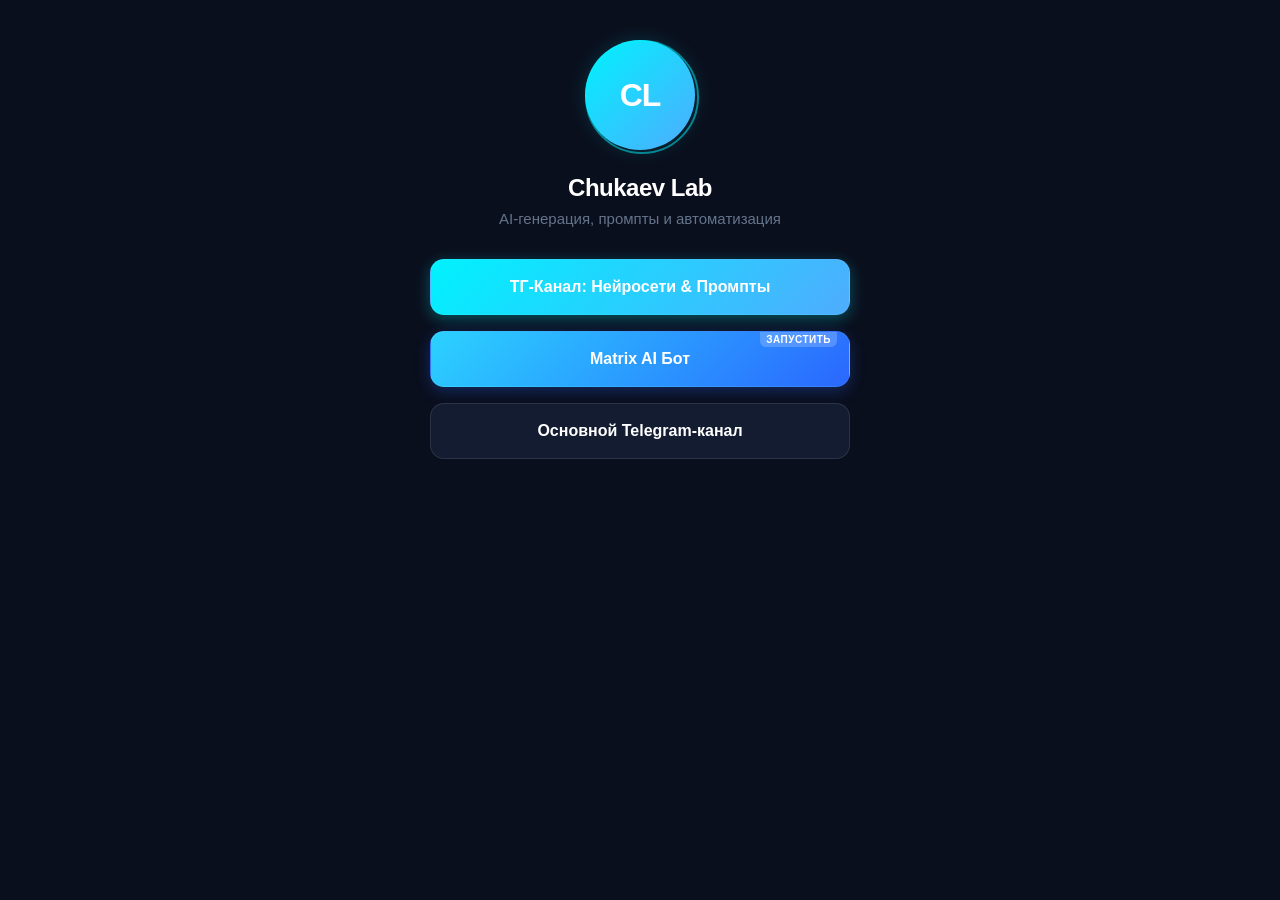
<file: gemini-code-1783982541416.html>
<!DOCTYPE html>
<html lang="ru">
<head>
    <meta charset="UTF-8">
    <meta name="viewport" content="width=device-width, initial-scale=1.0">
    <title>Chukaev Lab | AI Ecosystem</title>
    
    <meta property="og:title" content="Chukaev Lab | AI Ecosystem">
    <meta property="og:description" content="Промпты, нейросети и автоматизация">
    <meta property="og:type" content="website">

    <style>
        :root {
            --bg-color: #0a0f1d;
            --card-bg: #131c31;
            --text-main: #ffffff;
            --text-muted: #64748b;
            --accent-glow: rgba(0, 242, 254, 0.15);
            
            /* Градиенты для кнопок */
            --grad-1: linear-gradient(135deg, #00f2fe 0%, #4facfe 100%);
            --grad-2: linear-gradient(135deg, #2bd2ff 0%, #2b67ff 100%);
            --grad-dark: #1e293b;
        }

        body {
            font-family: -apple-system, BlinkMacSystemFont, "Segoe UI", Roboto, Helvetica, Arial, sans-serif;
            background-color: var(--bg-color);
            color: var(--text-main);
            margin: 0;
            padding: 40px 20px;
            display: flex;
            flex-direction: column;
            align-items: center;
            min-height: 100vh;
            box-sizing: border-box;
        }

        .container {
            width: 100%;
            max-width: 420px;
            text-align: center;
        }

        /* Аватар в стиле ИИ-интерфейса */
        .avatar-container {
            position: relative;
            width: 110px;
            height: 110px;
            margin: 0 auto 24px auto;
        }

        .avatar {
            width: 100%;
            height: 100%;
            border-radius: 50%;
            background: var(--grad-1);
            display: flex;
            align-items: center;
            justify-content: center;
            font-size: 32px;
            font-weight: 800;
            letter-spacing: -1px;
            box-shadow: 0 0 20px var(--accent-glow);
        }

        .pulse-ring {
            position: absolute;
            top: 0; left: 0; width: 100%; height: 100%;
            border-radius: 50%;
            border: 2px solid #00f2fe;
            animation: pulse 2s infinite linear;
            opacity: 0.5;
        }

        @keyframes pulse {
            0% { transform: scale(1); opacity: 0.5; }
            100% { transform: scale(1.2); opacity: 0; }
        }

        h1 {
            font-size: 24px;
            margin: 0 0 8px 0;
            font-weight: 700;
            letter-spacing: -0.5px;
        }

        .subtitle {
            color: var(--text-muted);
            font-size: 15px;
            margin: 0 0 32px 0;
        }

        /* Сетка кнопок */
        .links-grid {
            display: flex;
            flex-direction: column;
            gap: 16px;
        }

        .btn {
            position: relative;
            display: block;
            padding: 18px 24px;
            border-radius: 14px;
            text-decoration: none;
            color: var(--text-main);
            font-weight: 600;
            font-size: 16px;
            transition: all 0.2s ease;
            box-sizing: border-box;
            border: 1px solid rgba(255, 255, 255, 0.05);
            overflow: hidden;
        }

        /* Кнопка 1: Промпты (Акцентная) */
        .btn-prompts {
            background: var(--grad-1);
            box-shadow: 0 4px 15px rgba(0, 242, 254, 0.3);
        }

        /* Кнопка 2: Бот (Второй акцент) */
        .btn-bot {
            background: var(--grad-2);
            box-shadow: 0 4px 15px rgba(43, 103, 255, 0.3);
        }

        /* Кнопка 3: Резервная/Дополнительная */
        .btn-secondary {
            background: var(--card-bg);
            border: 1px solid rgba(255, 255, 255, 0.1);
        }

        /* Эффекты при ховере (для десктопа и плавности) */
        .btn:hover {
            transform: translateY(-2px);
            opacity: 0.95;
        }

        .btn:active {
            transform: translateY(1px);
        }

        .btn-tag {
            position: absolute;
            top: 0;
            right: 12px;
            background: rgba(255, 255, 255, 0.2);
            font-size: 10px;
            padding: 2px 6px;
            border-bottom-left-radius: 6px;
            border-bottom-right-radius: 6px;
            text-transform: uppercase;
            letter-spacing: 0.5px;
        }
    </style>
</head>
<body>

    <div class="container">
        <div class="avatar-container">
            <div class="pulse-ring"></div>
            <div class="avatar">CL</div>
        </div>

        <h1>Chukaev Lab</h1>
        <div class="subtitle">AI-генерация, промпты и автоматизация</div>

        <div class="links-grid">
            <a href="https://telegram.me/ai_prompts_chukaev" class="btn btn-prompts" target="_blank">
                ТГ-Канал: Нейросети & Промпты
            </a>

            <a href="https://telegram.me/matrixai_robot?start=r-943037293" class="btn btn-bot" target="_blank">
                <span class="btn-tag">Запустить</span>
                Matrix AI Бот
            </a>

            <a href="https://telegram.me/ai_prompts_chukaev" class="btn btn-secondary" target="_blank">
                Основной Telegram-канал
            </a>
        </div>
    </div>

</body>
</html>
</file>
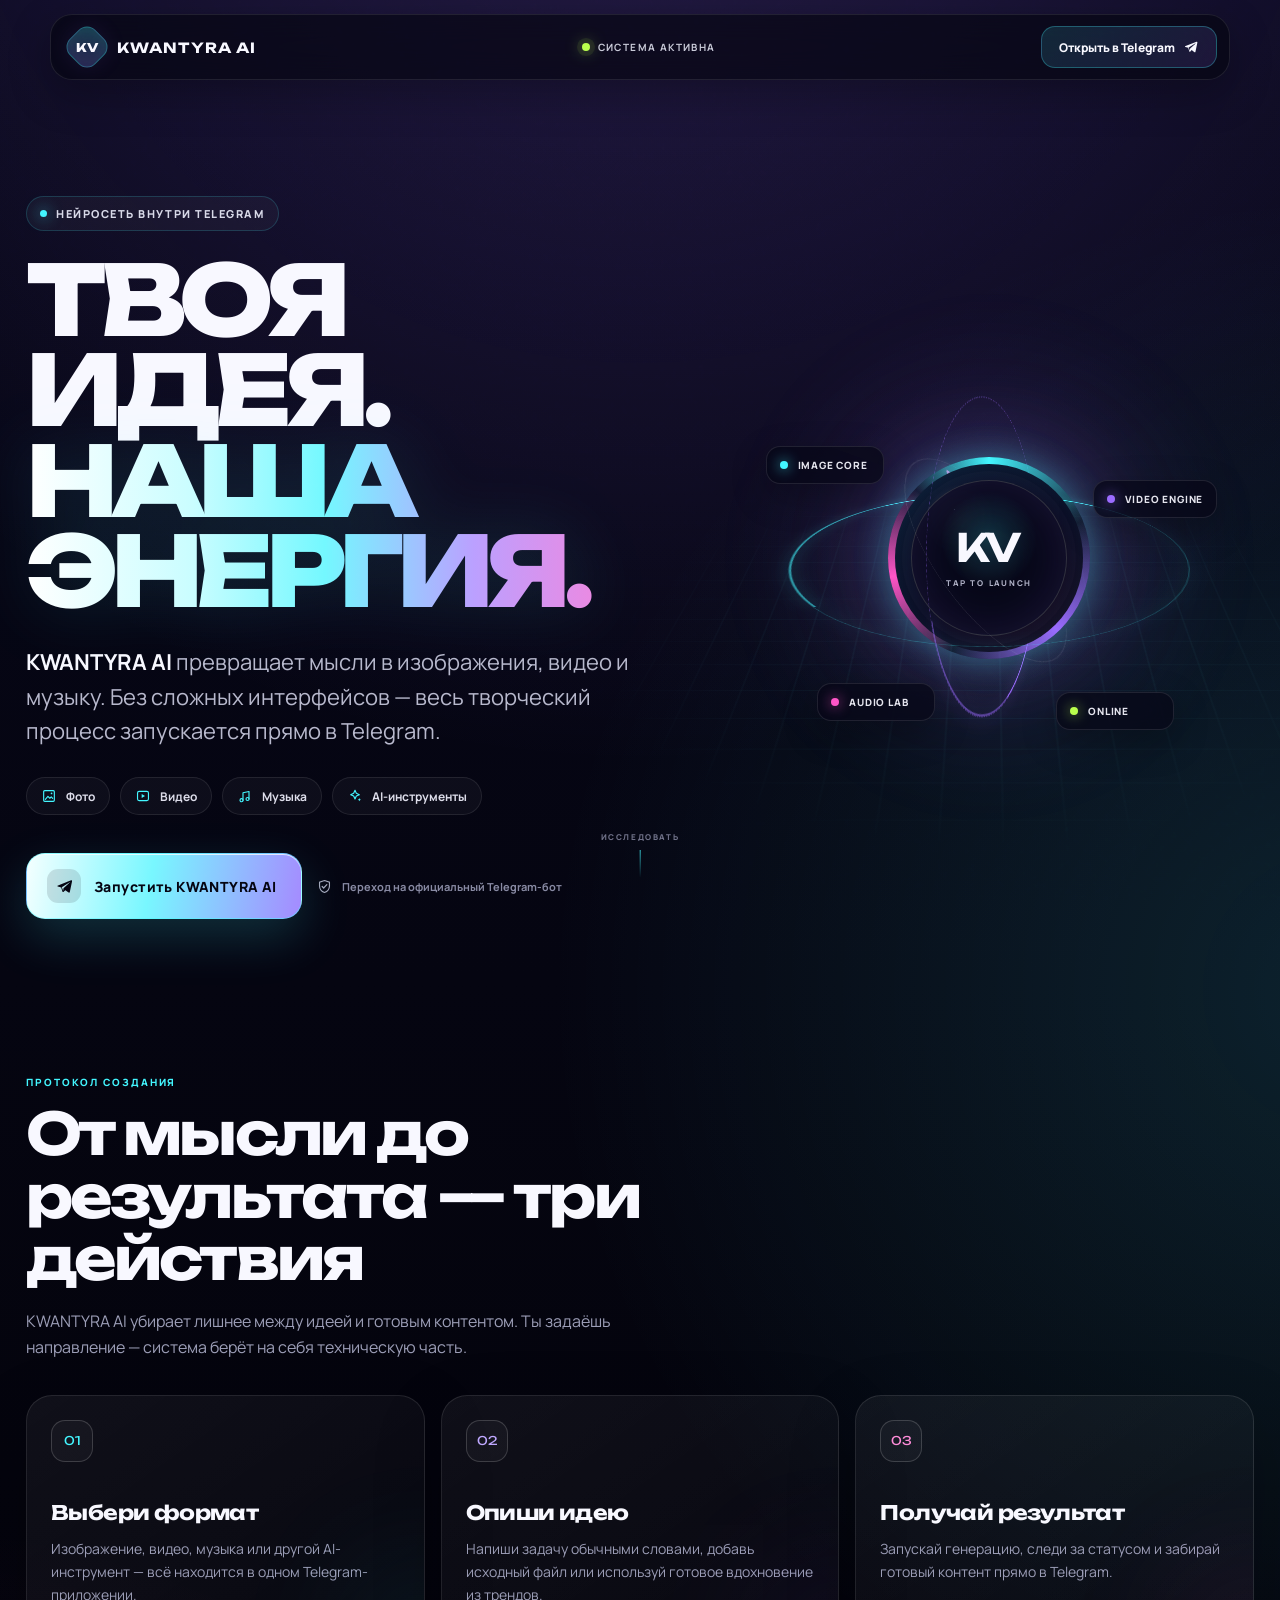
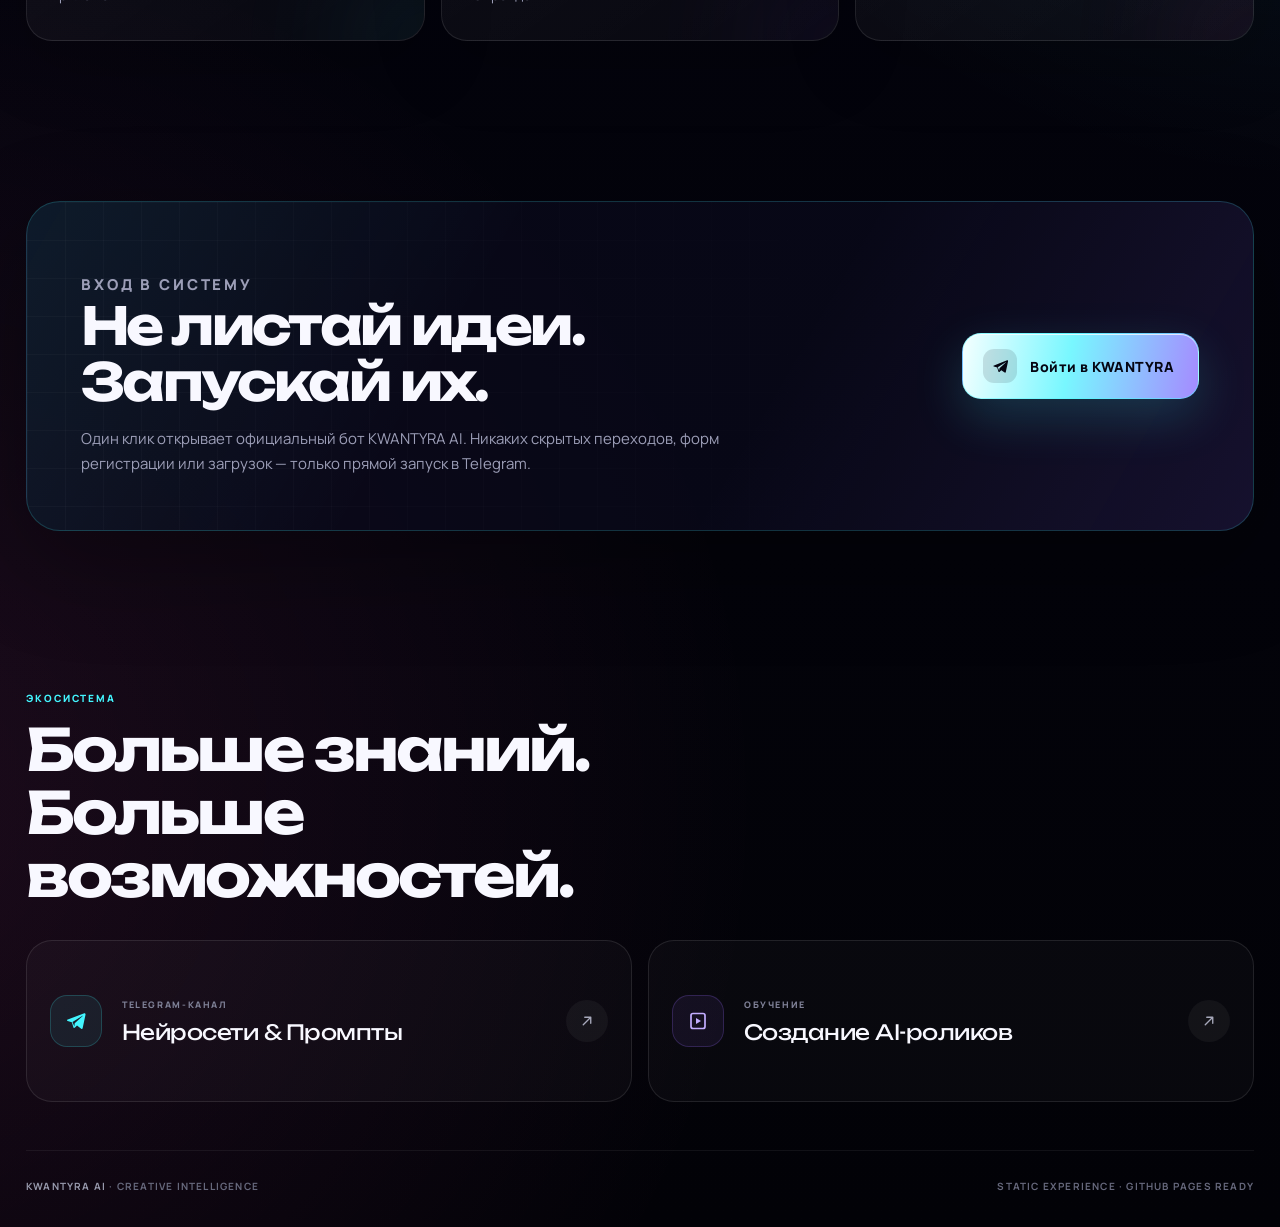
<file: index(1).html>
<!DOCTYPE html>
<html lang="ru">
<head>
    <meta charset="UTF-8">
    <meta name="viewport" content="width=device-width, initial-scale=1, viewport-fit=cover">
    <meta name="theme-color" content="#050512">
    <meta name="description" content="KWANTYRA AI — единое пространство для генерации изображений, видео и музыки внутри Telegram.">
    <meta property="og:title" content="KWANTYRA AI">
    <meta property="og:description" content="Запусти свою идею. KWANTYRA AI превратит её в изображение, видео или музыку.">
    <meta property="og:type" content="website">
    <meta name="twitter:card" content="summary">

    <title>KWANTYRA AI — Запусти идею</title>

    <link rel="preconnect" href="https://fonts.googleapis.com">
    <link rel="preconnect" href="https://fonts.gstatic.com" crossorigin>
    <link href="https://fonts.googleapis.com/css2?family=Manrope:wght@400;500;600;700;800&family=Unbounded:wght@500;600;700;800&display=swap" rel="stylesheet">

    <style>
        :root {
            --bg: #050512;
            --bg-deep: #020207;
            --panel: rgba(12, 12, 31, .72);
            --panel-strong: rgba(13, 14, 36, .92);
            --line: rgba(255, 255, 255, .10);
            --line-strong: rgba(255, 255, 255, .17);
            --text: #f8f8ff;
            --muted: #9c9eb7;
            --cyan: #43f6ff;
            --cyan-rgb: 67, 246, 255;
            --violet: #9b6cff;
            --violet-rgb: 155, 108, 255;
            --pink: #ff55c7;
            --lime: #baff4d;
            --content: 1180px;
            --radius-xl: 34px;
            --radius-lg: 26px;
            --radius-md: 18px;
            --ease: cubic-bezier(.2, .8, .2, 1);
        }

        * {
            box-sizing: border-box;
        }

        html {
            min-height: 100%;
            background: var(--bg-deep);
            scroll-behavior: smooth;
        }

        body {
            min-height: 100vh;
            margin: 0;
            overflow-x: hidden;
            color: var(--text);
            font-family: "Manrope", sans-serif;
            background:
                radial-gradient(circle at 50% -10%, rgba(var(--violet-rgb), .22), transparent 33%),
                radial-gradient(circle at 105% 35%, rgba(var(--cyan-rgb), .12), transparent 35%),
                radial-gradient(circle at -10% 85%, rgba(255, 85, 199, .10), transparent 32%),
                linear-gradient(180deg, #070719 0%, #04040d 52%, #020207 100%);
        }

        body::before {
            content: "";
            position: fixed;
            inset: 0;
            z-index: -6;
            pointer-events: none;
            background-image:
                linear-gradient(rgba(255, 255, 255, .027) 1px, transparent 1px),
                linear-gradient(90deg, rgba(255, 255, 255, .027) 1px, transparent 1px);
            background-size: 64px 64px;
            -webkit-mask-image: radial-gradient(circle at 50% 32%, #000 0%, transparent 74%);
            mask-image: radial-gradient(circle at 50% 32%, #000 0%, transparent 74%);
        }

        body::after {
            content: "";
            position: fixed;
            inset: 0;
            z-index: 30;
            pointer-events: none;
            opacity: .05;
            background-image: url("data:image/svg+xml,%3Csvg viewBox='0 0 180 180' xmlns='http://www.w3.org/2000/svg'%3E%3Cfilter id='n'%3E%3CfeTurbulence type='fractalNoise' baseFrequency='.9' numOctaves='3' stitchTiles='stitch'/%3E%3C/filter%3E%3Crect width='100%25' height='100%25' filter='url(%23n)' opacity='.5'/%3E%3C/svg%3E");
            mix-blend-mode: soft-light;
        }

        a {
            color: inherit;
        }

        button,
        a {
            -webkit-tap-highlight-color: transparent;
        }

        .aurora {
            position: fixed;
            inset: 0;
            z-index: -5;
            overflow: hidden;
            pointer-events: none;
        }

        .aurora span {
            position: absolute;
            width: min(60vw, 720px);
            aspect-ratio: 1;
            border-radius: 50%;
            filter: blur(120px);
            opacity: .11;
            animation: auroraMove 18s ease-in-out infinite alternate;
        }

        .aurora span:nth-child(1) {
            top: -24%;
            left: -18%;
            background: var(--cyan);
        }

        .aurora span:nth-child(2) {
            right: -22%;
            top: 14%;
            background: var(--violet);
            animation-delay: -6s;
        }

        .aurora span:nth-child(3) {
            left: 28%;
            bottom: -35%;
            background: var(--pink);
            animation-delay: -11s;
        }

        #particleCanvas {
            position: fixed;
            inset: 0;
            z-index: -4;
            width: 100%;
            height: 100%;
            pointer-events: none;
            opacity: .78;
        }

        .boot {
            position: fixed;
            inset: 0;
            z-index: 100;
            display: grid;
            place-items: center;
            padding: 24px;
            background: #020207;
            transition: opacity .65s var(--ease), visibility .65s var(--ease);
        }

        .boot.is-hidden {
            opacity: 0;
            visibility: hidden;
        }

        .boot-inner {
            width: min(460px, 100%);
            text-align: center;
        }

        .boot-mark {
            position: relative;
            width: 108px;
            height: 108px;
            margin: 0 auto 26px;
            display: grid;
            place-items: center;
            border: 1px solid rgba(var(--cyan-rgb), .46);
            border-radius: 32px;
            background: linear-gradient(145deg, rgba(var(--cyan-rgb), .14), rgba(var(--violet-rgb), .14));
            box-shadow: 0 0 50px rgba(var(--cyan-rgb), .16);
            transform: rotate(45deg);
            animation: bootFloat 1.5s ease-in-out infinite alternate;
        }

        .boot-mark::before,
        .boot-mark::after {
            content: "";
            position: absolute;
            inset: 10px;
            border: 1px solid rgba(255, 255, 255, .14);
            border-radius: 25px;
        }

        .boot-mark::after {
            inset: -11px;
            border-style: dashed;
            border-color: rgba(var(--violet-rgb), .32);
            animation: spin 7s linear infinite;
        }

        .boot-mark span {
            font-family: "Unbounded", sans-serif;
            font-size: 30px;
            font-weight: 800;
            letter-spacing: -.08em;
            transform: rotate(-45deg);
        }

        .boot-title {
            margin: 0 0 14px;
            font-family: "Unbounded", sans-serif;
            font-size: clamp(19px, 5vw, 28px);
            letter-spacing: .06em;
        }

        .boot-line {
            height: 3px;
            overflow: hidden;
            border-radius: 999px;
            background: rgba(255, 255, 255, .07);
        }

        .boot-line::after {
            content: "";
            display: block;
            width: 42%;
            height: 100%;
            border-radius: inherit;
            background: linear-gradient(90deg, var(--violet), var(--cyan));
            box-shadow: 0 0 16px rgba(var(--cyan-rgb), .65);
            animation: bootLine 1.15s var(--ease) infinite;
        }

        .boot-status {
            min-height: 18px;
            margin: 12px 0 0;
            color: var(--muted);
            font-size: 11px;
            font-weight: 700;
            letter-spacing: .18em;
            text-transform: uppercase;
        }

        .shell {
            width: min(100%, calc(var(--content) + 48px));
            margin: 0 auto;
            padding: 0 24px;
        }

        .topbar {
            position: sticky;
            top: 0;
            z-index: 20;
            padding-top: max(14px, env(safe-area-inset-top));
        }

        .topbar-inner {
            min-height: 66px;
            padding: 10px 12px 10px 18px;
            display: flex;
            align-items: center;
            justify-content: space-between;
            gap: 16px;
            border: 1px solid rgba(255, 255, 255, .09);
            border-radius: 22px;
            background: rgba(6, 6, 18, .68);
            box-shadow: 0 14px 42px rgba(0, 0, 0, .28);
            backdrop-filter: blur(22px);
            -webkit-backdrop-filter: blur(22px);
        }

        .brand {
            display: flex;
            align-items: center;
            gap: 12px;
            min-width: 0;
            text-decoration: none;
        }

        .brand-glyph {
            position: relative;
            width: 36px;
            height: 36px;
            flex: 0 0 auto;
            display: grid;
            place-items: center;
            border-radius: 12px;
            background: linear-gradient(145deg, rgba(var(--cyan-rgb), .22), rgba(var(--violet-rgb), .23));
            border: 1px solid rgba(var(--cyan-rgb), .28);
            box-shadow: inset 0 0 18px rgba(var(--cyan-rgb), .08), 0 0 22px rgba(var(--violet-rgb), .10);
            transform: rotate(45deg);
        }

        .brand-glyph span {
            font-family: "Unbounded", sans-serif;
            font-size: 12px;
            font-weight: 800;
            transform: rotate(-45deg);
        }

        .brand-name {
            overflow: hidden;
            font-family: "Unbounded", sans-serif;
            font-size: 14px;
            font-weight: 700;
            letter-spacing: .08em;
            white-space: nowrap;
            text-overflow: ellipsis;
        }

        .system-status {
            display: inline-flex;
            align-items: center;
            gap: 8px;
            color: #c9cad8;
            font-size: 10px;
            font-weight: 700;
            letter-spacing: .14em;
            text-transform: uppercase;
        }

        .system-status::before {
            content: "";
            width: 8px;
            height: 8px;
            border-radius: 50%;
            background: var(--lime);
            box-shadow: 0 0 0 5px rgba(186, 255, 77, .08), 0 0 16px rgba(186, 255, 77, .72);
            animation: statusPulse 2s ease-in-out infinite;
        }

        .top-cta {
            min-height: 42px;
            padding: 0 17px;
            display: inline-flex;
            align-items: center;
            justify-content: center;
            gap: 8px;
            border: 1px solid rgba(var(--cyan-rgb), .28);
            border-radius: 14px;
            color: var(--text);
            font-size: 12px;
            font-weight: 800;
            text-decoration: none;
            background: linear-gradient(135deg, rgba(var(--cyan-rgb), .13), rgba(var(--violet-rgb), .14));
            transition: transform .24s var(--ease), border-color .24s ease, background .24s ease;
        }

        .top-cta:hover,
        .top-cta:focus-visible {
            transform: translateY(-2px);
            border-color: rgba(var(--cyan-rgb), .62);
            background: linear-gradient(135deg, rgba(var(--cyan-rgb), .20), rgba(var(--violet-rgb), .20));
            outline: none;
        }

        .hero {
            min-height: calc(100vh - 82px);
            padding: clamp(64px, 10vw, 116px) 0 76px;
            display: grid;
            grid-template-columns: minmax(0, 1.08fr) minmax(360px, .92fr);
            align-items: center;
            gap: clamp(34px, 6vw, 88px);
        }

        .hero-copy {
            position: relative;
            z-index: 2;
        }

        .eyebrow {
            width: fit-content;
            margin: 0 0 24px;
            padding: 9px 13px;
            display: inline-flex;
            align-items: center;
            gap: 9px;
            border: 1px solid rgba(var(--cyan-rgb), .17);
            border-radius: 999px;
            color: #d8d9e8;
            font-size: 11px;
            font-weight: 800;
            letter-spacing: .14em;
            text-transform: uppercase;
            background: rgba(255, 255, 255, .035);
        }

        .eyebrow-dot {
            width: 7px;
            height: 7px;
            border-radius: 50%;
            background: var(--cyan);
            box-shadow: 0 0 15px rgba(var(--cyan-rgb), .9);
        }

        .hero-title {
            max-width: 780px;
            margin: 0;
            font-family: "Unbounded", sans-serif;
            font-size: clamp(48px, 7.6vw, 102px);
            font-weight: 800;
            line-height: .93;
            letter-spacing: -.075em;
            text-transform: uppercase;
        }

        .hero-title .line {
            display: block;
        }

        .hero-title .gradient {
            padding-right: .08em;
            color: transparent;
            background: linear-gradient(90deg, #fff 0%, #c9fdff 27%, #74f8ff 48%, #bba0ff 72%, #ff80d6 100%);
            background-clip: text;
            -webkit-background-clip: text;
            filter: drop-shadow(0 0 34px rgba(var(--cyan-rgb), .13));
        }

        .hero-description {
            max-width: 670px;
            margin: 28px 0 0;
            color: #b8b9cd;
            font-size: clamp(17px, 2.1vw, 22px);
            line-height: 1.58;
        }

        .hero-description strong {
            color: var(--text);
            font-weight: 700;
        }

        .capabilities {
            margin: 28px 0 0;
            display: flex;
            flex-wrap: wrap;
            gap: 10px;
        }

        .capability {
            min-height: 38px;
            padding: 0 14px;
            display: inline-flex;
            align-items: center;
            gap: 9px;
            border: 1px solid rgba(255, 255, 255, .09);
            border-radius: 999px;
            color: #ddddea;
            font-size: 12px;
            font-weight: 700;
            background: rgba(255, 255, 255, .035);
        }

        .capability svg {
            width: 16px;
            height: 16px;
            color: var(--cyan);
        }

        .hero-actions {
            margin-top: 38px;
            display: flex;
            flex-wrap: wrap;
            align-items: center;
            gap: 14px;
        }

        .launch-button {
            position: relative;
            min-height: 66px;
            padding: 0 24px 0 20px;
            overflow: hidden;
            display: inline-flex;
            align-items: center;
            justify-content: center;
            gap: 13px;
            border: 1px solid rgba(var(--cyan-rgb), .48);
            border-radius: 19px;
            color: #050512;
            font-size: 14px;
            font-weight: 900;
            letter-spacing: .03em;
            text-decoration: none;
            background: linear-gradient(100deg, #f5ffff 0%, #78f7ff 45%, #a58aff 100%);
            box-shadow: 0 18px 50px rgba(var(--cyan-rgb), .18), inset 0 1px 0 rgba(255, 255, 255, .72);
            isolation: isolate;
            transition: transform .28s var(--ease), box-shadow .28s ease, filter .28s ease;
        }

        .launch-button::before {
            content: "";
            position: absolute;
            inset: -2px;
            z-index: -1;
            background: linear-gradient(105deg, transparent 25%, rgba(255, 255, 255, .74) 47%, transparent 68%);
            transform: translateX(-115%);
            animation: launchSweep 4.2s ease-in-out infinite;
        }

        .launch-button:hover,
        .launch-button:focus-visible {
            transform: translateY(-4px) scale(1.012);
            filter: brightness(1.05);
            box-shadow: 0 25px 70px rgba(var(--cyan-rgb), .28), 0 0 0 6px rgba(var(--cyan-rgb), .055);
            outline: none;
        }

        .launch-button:active {
            transform: scale(.985);
        }

        .launch-icon {
            width: 34px;
            height: 34px;
            display: grid;
            place-items: center;
            border-radius: 11px;
            background: rgba(5, 5, 18, .12);
        }

        .launch-icon svg {
            width: 19px;
            height: 19px;
        }

        .trust-note {
            display: inline-flex;
            align-items: center;
            gap: 9px;
            color: #888aa3;
            font-size: 11px;
            font-weight: 700;
        }

        .trust-note svg {
            width: 17px;
            height: 17px;
            color: #a6a8bc;
        }

        .core-stage {
            position: relative;
            min-height: 590px;
            display: grid;
            place-items: center;
            perspective: 1100px;
        }

        .core-stage::before {
            content: "";
            position: absolute;
            width: 92%;
            aspect-ratio: 1;
            border-radius: 50%;
            background: radial-gradient(circle, rgba(var(--cyan-rgb), .15), rgba(var(--violet-rgb), .07) 42%, transparent 70%);
            filter: blur(28px);
            animation: coreAura 5s ease-in-out infinite;
        }

        .core-grid {
            position: absolute;
            width: min(560px, 100%);
            aspect-ratio: 1;
            border-radius: 50%;
            opacity: .54;
            background-image:
                linear-gradient(rgba(var(--cyan-rgb), .07) 1px, transparent 1px),
                linear-gradient(90deg, rgba(var(--cyan-rgb), .07) 1px, transparent 1px);
            background-size: 34px 34px;
            -webkit-mask-image: radial-gradient(circle, #000 0 38%, transparent 72%);
            mask-image: radial-gradient(circle, #000 0 38%, transparent 72%);
            transform: rotateX(66deg) translateY(125px) scale(1.2);
        }

        .core {
            position: relative;
            width: min(430px, 86vw);
            aspect-ratio: 1;
            display: grid;
            place-items: center;
            transform-style: preserve-3d;
            transition: transform .18s ease-out;
        }

        .orbit {
            position: absolute;
            inset: 0;
            border-radius: 50%;
            pointer-events: none;
        }

        .orbit::before,
        .orbit::after {
            content: "";
            position: absolute;
            inset: 0;
            border-radius: inherit;
        }

        .orbit-one {
            inset: 4%;
            border: 1px solid rgba(var(--cyan-rgb), .28);
            box-shadow: inset 0 0 34px rgba(var(--cyan-rgb), .055), 0 0 30px rgba(var(--cyan-rgb), .04);
            transform: rotateX(68deg) rotateZ(8deg);
            animation: orbitOne 12s linear infinite;
        }

        .orbit-one::before {
            border: 2px solid transparent;
            border-top-color: var(--cyan);
            border-left-color: rgba(var(--cyan-rgb), .58);
            filter: drop-shadow(0 0 9px rgba(var(--cyan-rgb), .78));
        }

        .orbit-two {
            inset: 13%;
            border: 1px dashed rgba(var(--violet-rgb), .44);
            transform: rotateY(70deg) rotateZ(24deg);
            animation: orbitTwo 9s linear infinite reverse;
        }

        .orbit-two::before {
            border: 2px solid transparent;
            border-right-color: var(--violet);
            border-bottom-color: rgba(var(--violet-rgb), .52);
            filter: drop-shadow(0 0 10px rgba(var(--violet-rgb), .7));
        }

        .orbit-three {
            inset: 22%;
            border: 1px solid rgba(255, 255, 255, .11);
            transform: rotateX(54deg) rotateY(48deg);
            animation: orbitThree 7s linear infinite;
        }

        .orbit-three::after {
            width: 9px;
            height: 9px;
            top: 13%;
            left: 22%;
            border-radius: 50%;
            background: var(--pink);
            box-shadow: 0 0 18px rgba(255, 85, 199, .9);
        }

        .core-shell {
            position: relative;
            width: 202px;
            aspect-ratio: 1;
            padding: 1px;
            display: grid;
            place-items: center;
            border-radius: 50%;
            background: conic-gradient(from 0deg, var(--cyan), transparent 19%, var(--violet) 38%, transparent 56%, var(--pink) 72%, transparent 87%, var(--cyan));
            box-shadow:
                0 0 34px rgba(var(--cyan-rgb), .32),
                0 0 85px rgba(var(--violet-rgb), .22),
                0 0 130px rgba(255, 85, 199, .10);
            animation: coreShellSpin 12s linear infinite;
        }

        .core-shell::before {
            content: "";
            position: absolute;
            inset: 7px;
            border-radius: 50%;
            background: radial-gradient(circle at 35% 30%, rgba(255, 255, 255, .20), transparent 20%), linear-gradient(145deg, #0b1730, #0a0820 52%, #16091d);
            box-shadow: inset 0 0 34px rgba(var(--cyan-rgb), .09);
        }

        .core-button {
            position: relative;
            z-index: 4;
            width: 156px;
            aspect-ratio: 1;
            display: grid;
            place-items: center;
            border: 1px solid rgba(255, 255, 255, .17);
            border-radius: 50%;
            color: var(--text);
            text-decoration: none;
            background:
                radial-gradient(circle at 50% 38%, rgba(var(--cyan-rgb), .18), transparent 39%),
                rgba(7, 8, 25, .88);
            box-shadow: inset 0 0 48px rgba(var(--violet-rgb), .13), 0 0 0 9px rgba(255, 255, 255, .018);
            transform: rotate(-360deg);
            transition: transform .35s var(--ease), box-shadow .35s ease, border-color .35s ease;
            animation: coreCounterSpin 12s linear infinite;
        }

        .core-button:hover,
        .core-button:focus-visible {
            border-color: rgba(var(--cyan-rgb), .54);
            box-shadow: inset 0 0 58px rgba(var(--cyan-rgb), .17), 0 0 0 12px rgba(var(--cyan-rgb), .038), 0 0 48px rgba(var(--cyan-rgb), .22);
            outline: none;
        }

        .core-label {
            text-align: center;
        }

        .core-label strong {
            display: block;
            font-family: "Unbounded", sans-serif;
            font-size: 39px;
            line-height: 1;
            letter-spacing: -.12em;
            transform: translateX(-3px);
        }

        .core-label span {
            display: block;
            margin-top: 10px;
            color: #afb1c6;
            font-size: 8px;
            font-weight: 800;
            letter-spacing: .22em;
            text-transform: uppercase;
        }

        .node {
            position: absolute;
            min-width: 118px;
            padding: 11px 13px;
            display: flex;
            align-items: center;
            gap: 10px;
            border: 1px solid rgba(255, 255, 255, .10);
            border-radius: 14px;
            color: #e5e5ee;
            font-size: 10px;
            font-weight: 800;
            letter-spacing: .08em;
            text-transform: uppercase;
            background: rgba(8, 8, 24, .74);
            box-shadow: 0 12px 35px rgba(0, 0, 0, .28);
            backdrop-filter: blur(14px);
            -webkit-backdrop-filter: blur(14px);
            animation: nodeFloat 4s ease-in-out infinite;
        }

        .node::before {
            content: "";
            width: 8px;
            height: 8px;
            flex: 0 0 auto;
            border-radius: 50%;
            background: var(--cyan);
            box-shadow: 0 0 13px rgba(var(--cyan-rgb), .84);
        }

        .node-photo {
            left: -2%;
            top: 24%;
        }

        .node-video {
            right: -3%;
            top: 32%;
            animation-delay: -1.1s;
        }

        .node-music {
            left: 10%;
            bottom: 12%;
            animation-delay: -2.2s;
        }

        .node-ai {
            right: 7%;
            bottom: 10%;
            animation-delay: -3.1s;
        }

        .node-video::before {
            background: var(--violet);
            box-shadow: 0 0 13px rgba(var(--violet-rgb), .84);
        }

        .node-music::before {
            background: var(--pink);
            box-shadow: 0 0 13px rgba(255, 85, 199, .84);
        }

        .node-ai::before {
            background: var(--lime);
            box-shadow: 0 0 13px rgba(186, 255, 77, .74);
        }

        .scroll-cue {
            position: absolute;
            left: 50%;
            bottom: 22px;
            display: inline-flex;
            flex-direction: column;
            align-items: center;
            gap: 8px;
            color: #707289;
            font-size: 8px;
            font-weight: 800;
            letter-spacing: .2em;
            text-transform: uppercase;
            transform: translateX(-50%);
        }

        .scroll-cue::after {
            content: "";
            width: 1px;
            height: 28px;
            background: linear-gradient(to bottom, rgba(var(--cyan-rgb), .8), transparent);
            animation: scrollCue 1.7s ease-in-out infinite;
        }

        .section {
            padding: 80px 0;
        }

        .section-head {
            max-width: 790px;
            margin-bottom: 34px;
        }

        .section-kicker {
            margin: 0 0 13px;
            color: var(--cyan);
            font-size: 10px;
            font-weight: 800;
            letter-spacing: .19em;
            text-transform: uppercase;
        }

        .section-title {
            margin: 0;
            font-family: "Unbounded", sans-serif;
            font-size: clamp(30px, 5vw, 58px);
            line-height: 1.08;
            letter-spacing: -.05em;
        }

        .section-description {
            max-width: 680px;
            margin: 18px 0 0;
            color: var(--muted);
            font-size: 16px;
            line-height: 1.65;
        }

        .flow-grid {
            display: grid;
            grid-template-columns: repeat(3, 1fr);
            gap: 16px;
        }

        .flow-card {
            position: relative;
            min-height: 246px;
            padding: 24px;
            overflow: hidden;
            border: 1px solid var(--line);
            border-radius: var(--radius-lg);
            background: linear-gradient(145deg, rgba(255, 255, 255, .052), rgba(255, 255, 255, .018));
            box-shadow: 0 24px 70px rgba(0, 0, 0, .19);
            transition: transform .3s var(--ease), border-color .3s ease, background .3s ease;
        }

        .flow-card:hover {
            transform: translateY(-7px);
            border-color: rgba(var(--cyan-rgb), .24);
            background: linear-gradient(145deg, rgba(var(--cyan-rgb), .07), rgba(var(--violet-rgb), .035));
        }

        .flow-card::after {
            content: "";
            position: absolute;
            width: 150px;
            height: 150px;
            right: -75px;
            bottom: -75px;
            border-radius: 50%;
            background: var(--cyan);
            filter: blur(70px);
            opacity: .10;
        }

        .flow-card:nth-child(2)::after {
            background: var(--violet);
        }

        .flow-card:nth-child(3)::after {
            background: var(--pink);
        }

        .flow-index {
            width: 42px;
            height: 42px;
            display: grid;
            place-items: center;
            border: 1px solid var(--line-strong);
            border-radius: 14px;
            color: var(--cyan);
            font-family: "Unbounded", sans-serif;
            font-size: 12px;
            background: rgba(255, 255, 255, .03);
        }

        .flow-card:nth-child(2) .flow-index {
            color: #bfa8ff;
        }

        .flow-card:nth-child(3) .flow-index {
            color: #ff8cd9;
        }

        .flow-card h3 {
            margin: 38px 0 12px;
            font-family: "Unbounded", sans-serif;
            font-size: 20px;
            letter-spacing: -.03em;
        }

        .flow-card p {
            margin: 0;
            color: var(--muted);
            font-size: 14px;
            line-height: 1.65;
        }

        .gateway {
            position: relative;
            padding: clamp(28px, 5vw, 54px);
            overflow: hidden;
            display: grid;
            grid-template-columns: minmax(0, 1fr) auto;
            align-items: center;
            gap: 34px;
            border: 1px solid rgba(var(--cyan-rgb), .18);
            border-radius: var(--radius-xl);
            background:
                linear-gradient(120deg, rgba(var(--cyan-rgb), .08), transparent 36%),
                linear-gradient(300deg, rgba(var(--violet-rgb), .10), transparent 40%),
                rgba(10, 10, 27, .75);
            box-shadow: 0 30px 100px rgba(0, 0, 0, .32);
        }

        .gateway::before {
            content: "";
            position: absolute;
            inset: 0;
            pointer-events: none;
            background-image:
                linear-gradient(rgba(255, 255, 255, .028) 1px, transparent 1px),
                linear-gradient(90deg, rgba(255, 255, 255, .028) 1px, transparent 1px);
            background-size: 38px 38px;
            -webkit-mask-image: linear-gradient(90deg, #000, transparent 78%);
            mask-image: linear-gradient(90deg, #000, transparent 78%);
        }

        .gateway-copy {
            position: relative;
            z-index: 2;
        }

        .gateway h2 {
            margin: 0;
            font-family: "Unbounded", sans-serif;
            font-size: clamp(28px, 4.3vw, 52px);
            line-height: 1.08;
            letter-spacing: -.05em;
        }

        .gateway p {
            max-width: 650px;
            margin: 17px 0 0;
            color: var(--muted);
            font-size: 15px;
            line-height: 1.65;
        }

        .gateway-action {
            position: relative;
            z-index: 2;
        }

        .links-section {
            padding-bottom: 48px;
        }

        .link-grid {
            display: grid;
            grid-template-columns: repeat(2, 1fr);
            gap: 16px;
        }

        .link-card {
            min-height: 162px;
            padding: 23px;
            display: flex;
            align-items: center;
            justify-content: space-between;
            gap: 20px;
            border: 1px solid var(--line);
            border-radius: var(--radius-lg);
            color: var(--text);
            text-decoration: none;
            background: rgba(255, 255, 255, .028);
            transition: transform .28s var(--ease), border-color .28s ease, background .28s ease;
        }

        .link-card:hover,
        .link-card:focus-visible {
            transform: translateY(-6px);
            border-color: rgba(var(--cyan-rgb), .24);
            background: rgba(var(--cyan-rgb), .055);
            outline: none;
        }

        .link-card:nth-child(2):hover,
        .link-card:nth-child(2):focus-visible {
            border-color: rgba(var(--violet-rgb), .28);
            background: rgba(var(--violet-rgb), .06);
        }

        .link-card-icon {
            width: 52px;
            height: 52px;
            flex: 0 0 auto;
            display: grid;
            place-items: center;
            border: 1px solid rgba(var(--cyan-rgb), .19);
            border-radius: 17px;
            color: var(--cyan);
            background: rgba(var(--cyan-rgb), .07);
        }

        .link-card:nth-child(2) .link-card-icon {
            color: #c2adff;
            border-color: rgba(var(--violet-rgb), .22);
            background: rgba(var(--violet-rgb), .08);
        }

        .link-card-icon svg {
            width: 24px;
            height: 24px;
        }

        .link-card-main {
            flex: 1;
            min-width: 0;
        }

        .link-card-label {
            display: block;
            color: #7f8197;
            font-size: 9px;
            font-weight: 800;
            letter-spacing: .18em;
            text-transform: uppercase;
        }

        .link-card-title {
            display: block;
            margin-top: 8px;
            font-family: "Unbounded", sans-serif;
            font-size: clamp(16px, 2.2vw, 21px);
            line-height: 1.25;
            letter-spacing: -.025em;
        }

        .link-card-arrow {
            width: 42px;
            height: 42px;
            flex: 0 0 auto;
            display: grid;
            place-items: center;
            border-radius: 50%;
            color: #a7a9bb;
            background: rgba(255, 255, 255, .045);
            transition: transform .28s var(--ease), color .28s ease;
        }

        .link-card:hover .link-card-arrow,
        .link-card:focus-visible .link-card-arrow {
            color: var(--text);
            transform: translate(3px, -3px);
        }

        .link-card-arrow svg {
            width: 18px;
            height: 18px;
        }

        .footer {
            padding: 28px 0 max(34px, env(safe-area-inset-bottom));
            border-top: 1px solid rgba(255, 255, 255, .06);
            display: flex;
            justify-content: space-between;
            gap: 18px;
            color: #66687c;
            font-size: 10px;
            font-weight: 700;
            letter-spacing: .12em;
            text-transform: uppercase;
        }

        .footer strong {
            color: #989aad;
        }

        .reveal {
            opacity: 0;
            transform: translateY(24px);
            transition: opacity .7s var(--ease), transform .7s var(--ease);
        }

        .reveal.is-visible {
            opacity: 1;
            transform: translateY(0);
        }

        @keyframes auroraMove {
            to { transform: translate3d(11vw, 9vh, 0) scale(1.15); }
        }

        @keyframes spin {
            to { transform: rotate(360deg); }
        }

        @keyframes bootFloat {
            to { transform: translateY(-7px) rotate(45deg); }
        }

        @keyframes bootLine {
            from { transform: translateX(-120%); }
            to { transform: translateX(340%); }
        }

        @keyframes statusPulse {
            50% { opacity: .6; transform: scale(.85); }
        }

        @keyframes launchSweep {
            0%, 35% { transform: translateX(-115%); }
            68%, 100% { transform: translateX(125%); }
        }

        @keyframes coreAura {
            50% { transform: scale(1.1); opacity: .8; }
        }

        @keyframes orbitOne {
            to { transform: rotateX(68deg) rotateZ(368deg); }
        }

        @keyframes orbitTwo {
            to { transform: rotateY(70deg) rotateZ(384deg); }
        }

        @keyframes orbitThree {
            to { transform: rotateX(54deg) rotateY(408deg); }
        }

        @keyframes coreShellSpin {
            to { transform: rotate(360deg); }
        }

        @keyframes coreCounterSpin {
            to { transform: rotate(-360deg); }
        }

        @keyframes nodeFloat {
            0%, 100% { transform: translateY(0); }
            50% { transform: translateY(-8px); }
        }

        @keyframes scrollCue {
            0% { opacity: 0; transform: scaleY(.35); transform-origin: top; }
            40% { opacity: 1; }
            100% { opacity: 0; transform: translateY(12px) scaleY(1); transform-origin: top; }
        }

        @media (max-width: 980px) {
            .hero {
                min-height: auto;
                grid-template-columns: 1fr;
                padding-top: 78px;
            }

            .hero-copy {
                text-align: center;
            }

            .hero-title,
            .hero-description {
                margin-left: auto;
                margin-right: auto;
            }

            .eyebrow {
                margin-left: auto;
                margin-right: auto;
            }

            .capabilities,
            .hero-actions {
                justify-content: center;
            }

            .core-stage {
                min-height: 540px;
                margin-top: -18px;
            }

            .scroll-cue {
                display: none;
            }

            .gateway {
                grid-template-columns: 1fr;
                text-align: center;
            }

            .gateway p {
                margin-left: auto;
                margin-right: auto;
            }

            .gateway-action {
                justify-self: center;
            }
        }

        @media (max-width: 760px) {
            .shell {
                padding: 0 16px;
            }

            .topbar-inner {
                min-height: 60px;
                padding-left: 14px;
            }

            .system-status {
                display: none;
            }

            .top-cta {
                min-height: 40px;
                padding: 0 13px;
                font-size: 11px;
            }

            .hero {
                padding-top: 62px;
                padding-bottom: 36px;
                gap: 18px;
            }

            .hero-title {
                font-size: clamp(44px, 15vw, 74px);
            }

            .hero-description {
                font-size: 16px;
            }

            .launch-button {
                width: 100%;
                min-height: 62px;
            }

            .trust-note {
                width: 100%;
                justify-content: center;
            }

            .core-stage {
                min-height: 470px;
            }

            .core {
                width: min(390px, 100%);
            }

            .core-shell {
                width: 174px;
            }

            .core-button {
                width: 134px;
            }

            .core-label strong {
                font-size: 33px;
            }

            .node {
                min-width: 100px;
                padding: 9px 10px;
                font-size: 8px;
            }

            .node-photo { left: 0; }
            .node-video { right: 0; }
            .node-music { left: 5%; }
            .node-ai { right: 4%; }

            .section {
                padding: 62px 0;
            }

            .flow-grid,
            .link-grid {
                grid-template-columns: 1fr;
            }

            .flow-card {
                min-height: 215px;
            }

            .footer {
                flex-direction: column;
                text-align: center;
            }
        }

        @media (max-width: 430px) {
            .brand-name {
                font-size: 12px;
            }

            .top-cta span {
                display: none;
            }

            .top-cta::after {
                content: "Запуск";
            }

            .hero-title {
                font-size: clamp(40px, 14vw, 62px);
            }

            .capabilities {
                gap: 8px;
            }

            .capability {
                padding: 0 11px;
                font-size: 10px;
            }

            .core-stage {
                min-height: 430px;
            }

            .node {
                min-width: 88px;
                padding: 8px 9px;
                letter-spacing: .05em;
            }

            .node-photo { top: 20%; }
            .node-video { top: 28%; }
            .node-music { bottom: 12%; }
            .node-ai { bottom: 9%; }

            .link-card {
                min-height: 145px;
                padding: 19px;
            }
        }

        @media (prefers-reduced-motion: reduce) {
            html {
                scroll-behavior: auto;
            }

            *,
            *::before,
            *::after {
                animation-duration: .01ms !important;
                animation-iteration-count: 1 !important;
                transition-duration: .01ms !important;
            }

            .boot {
                display: none;
            }

            .reveal {
                opacity: 1;
                transform: none;
            }
        }
    </style>
</head>

<body>
    <div class="boot" id="bootScreen" aria-hidden="true">
        <div class="boot-inner">
            <div class="boot-mark"><span>KV</span></div>
            <p class="boot-title">KWANTYRA AI</p>
            <div class="boot-line"></div>
            <p class="boot-status" id="bootStatus">Инициализация нейросети</p>
        </div>
    </div>

    <div class="aurora" aria-hidden="true">
        <span></span>
        <span></span>
        <span></span>
    </div>
    <canvas id="particleCanvas" aria-hidden="true"></canvas>

    <header class="topbar shell">
        <div class="topbar-inner">
            <a class="brand" href="#top" aria-label="KWANTYRA AI — наверх">
                <span class="brand-glyph"><span>KV</span></span>
                <span class="brand-name">KWANTYRA AI</span>
            </a>

            <span class="system-status">Система активна</span>

            <a class="top-cta" href="https://t.me/kvantyra_ai_bot" target="_blank" rel="noopener noreferrer">
                <span>Открыть в Telegram</span>
                <svg viewBox="0 0 24 24" width="16" height="16" aria-hidden="true">
                    <path fill="currentColor" d="M20.3 4.2 3.8 10.6c-1.1.4-1.1 1.1-.2 1.3l4.2 1.3 1.6 5c.2.5.1.8.7.8.4 0 .6-.2.9-.4l2-2 4.2 3.1c.8.4 1.3.2 1.5-.7l2.8-13.2c.3-1.2-.4-1.7-1.2-1.6ZM8.5 12.9l9.6-6c.5-.3.9-.1.6.2l-8 7.1-.3 3.3-1.9-4.6Z"/>
                </svg>
            </a>
        </div>
    </header>

    <main id="top">
        <section class="hero shell">
            <div class="hero-copy">
                <div class="eyebrow">
                    <span class="eyebrow-dot"></span>
                    Нейросеть внутри Telegram
                </div>

                <h1 class="hero-title">
                    <span class="line">Твоя идея.</span>
                    <span class="line gradient">Наша энергия.</span>
                </h1>

                <p class="hero-description">
                    <strong>KWANTYRA AI</strong> превращает мысли в изображения, видео и музыку. Без сложных интерфейсов — весь творческий процесс запускается прямо в Telegram.
                </p>

                <div class="capabilities" aria-label="Возможности KWANTYRA AI">
                    <span class="capability">
                        <svg viewBox="0 0 24 24" fill="none" aria-hidden="true"><path d="M4 5.5A1.5 1.5 0 0 1 5.5 4h13A1.5 1.5 0 0 1 20 5.5v13a1.5 1.5 0 0 1-1.5 1.5h-13A1.5 1.5 0 0 1 4 18.5v-13Z" stroke="currentColor" stroke-width="1.7"/><path d="m6.5 17 3.9-4.3 2.8 2.7 2.2-2.2 2.1 2.3" stroke="currentColor" stroke-width="1.7" stroke-linecap="round" stroke-linejoin="round"/><circle cx="15.8" cy="8.2" r="1.3" fill="currentColor"/></svg>
                        Фото
                    </span>
                    <span class="capability">
                        <svg viewBox="0 0 24 24" fill="none" aria-hidden="true"><rect x="3.8" y="5" width="16.4" height="14" rx="2.4" stroke="currentColor" stroke-width="1.7"/><path d="m10 9 5 3-5 3V9Z" fill="currentColor"/></svg>
                        Видео
                    </span>
                    <span class="capability">
                        <svg viewBox="0 0 24 24" fill="none" aria-hidden="true"><path d="M9 18.5V7.2l9-2v11.3" stroke="currentColor" stroke-width="1.7" stroke-linecap="round" stroke-linejoin="round"/><circle cx="6.8" cy="18.3" r="2.3" stroke="currentColor" stroke-width="1.7"/><circle cx="15.8" cy="16.5" r="2.3" stroke="currentColor" stroke-width="1.7"/></svg>
                        Музыка
                    </span>
                    <span class="capability">
                        <svg viewBox="0 0 24 24" fill="none" aria-hidden="true"><path d="M12 3.5 14 8l4.5 2-4.5 2-2 4.5-2-4.5-4.5-2 4.5-2 2-4.5Z" stroke="currentColor" stroke-width="1.7" stroke-linejoin="round"/><path d="m18.5 15 .8 1.8 1.7.7-1.7.8-.8 1.7-.7-1.7-1.8-.8 1.8-.7.7-1.8Z" fill="currentColor"/></svg>
                        AI-инструменты
                    </span>
                </div>

                <div class="hero-actions">
                    <a class="launch-button" href="https://t.me/kvantyra_ai_bot" target="_blank" rel="noopener noreferrer">
                        <span class="launch-icon">
                            <svg viewBox="0 0 24 24" aria-hidden="true"><path fill="currentColor" d="M20.3 4.2 3.8 10.6c-1.1.4-1.1 1.1-.2 1.3l4.2 1.3 1.6 5c.2.5.1.8.7.8.4 0 .6-.2.9-.4l2-2 4.2 3.1c.8.4 1.3.2 1.5-.7l2.8-13.2c.3-1.2-.4-1.7-1.2-1.6ZM8.5 12.9l9.6-6c.5-.3.9-.1.6.2l-8 7.1-.3 3.3-1.9-4.6Z"/></svg>
                        </span>
                        Запустить KWANTYRA AI
                    </a>

                    <span class="trust-note">
                        <svg viewBox="0 0 24 24" fill="none" aria-hidden="true"><path d="M12 3.5 19 6v5.3c0 4.4-2.8 7.7-7 9.2-4.2-1.5-7-4.8-7-9.2V6l7-2.5Z" stroke="currentColor" stroke-width="1.6"/><path d="m8.7 12 2.1 2.1 4.5-4.7" stroke="currentColor" stroke-width="1.7" stroke-linecap="round" stroke-linejoin="round"/></svg>
                        Переход на официальный Telegram-бот
                    </span>
                </div>
            </div>

            <div class="core-stage" id="coreStage" aria-label="Интерактивное ядро KWANTYRA AI">
                <div class="core-grid"></div>
                <div class="core" id="aiCore">
                    <div class="orbit orbit-one"></div>
                    <div class="orbit orbit-two"></div>
                    <div class="orbit orbit-three"></div>

                    <div class="core-shell">
                        <a class="core-button" href="https://t.me/kvantyra_ai_bot" target="_blank" rel="noopener noreferrer" aria-label="Запустить KWANTYRA AI">
                            <span class="core-label">
                                <strong>KV</strong>
                                <span>Tap to launch</span>
                            </span>
                        </a>
                    </div>

                    <span class="node node-photo">Image Core</span>
                    <span class="node node-video">Video Engine</span>
                    <span class="node node-music">Audio Lab</span>
                    <span class="node node-ai">Online</span>
                </div>
            </div>

            <span class="scroll-cue">Исследовать</span>
        </section>

        <section class="section shell reveal" aria-labelledby="flowTitle">
            <div class="section-head">
                <p class="section-kicker">Протокол создания</p>
                <h2 class="section-title" id="flowTitle">От мысли до результата — три действия</h2>
                <p class="section-description">KWANTYRA AI убирает лишнее между идеей и готовым контентом. Ты задаёшь направление — система берёт на себя техническую часть.</p>
            </div>

            <div class="flow-grid">
                <article class="flow-card reveal">
                    <span class="flow-index">01</span>
                    <h3>Выбери формат</h3>
                    <p>Изображение, видео, музыка или другой AI-инструмент — всё находится в одном Telegram-приложении.</p>
                </article>

                <article class="flow-card reveal">
                    <span class="flow-index">02</span>
                    <h3>Опиши идею</h3>
                    <p>Напиши задачу обычными словами, добавь исходный файл или используй готовое вдохновение из трендов.</p>
                </article>

                <article class="flow-card reveal">
                    <span class="flow-index">03</span>
                    <h3>Получай результат</h3>
                    <p>Запускай генерацию, следи за статусом и забирай готовый контент прямо в Telegram.</p>
                </article>
            </div>
        </section>

        <section class="section shell reveal">
            <div class="gateway">
                <div class="gateway-copy">
                    <p class="section-kicker">Вход в систему</p>
                    <h2>Не листай идеи.<br>Запускай их.</h2>
                    <p>Один клик открывает официальный бот KWANTYRA AI. Никаких скрытых переходов, форм регистрации или загрузок — только прямой запуск в Telegram.</p>
                </div>

                <div class="gateway-action">
                    <a class="launch-button" href="https://t.me/kvantyra_ai_bot" target="_blank" rel="noopener noreferrer">
                        <span class="launch-icon">
                            <svg viewBox="0 0 24 24" aria-hidden="true"><path fill="currentColor" d="M20.3 4.2 3.8 10.6c-1.1.4-1.1 1.1-.2 1.3l4.2 1.3 1.6 5c.2.5.1.8.7.8.4 0 .6-.2.9-.4l2-2 4.2 3.1c.8.4 1.3.2 1.5-.7l2.8-13.2c.3-1.2-.4-1.7-1.2-1.6ZM8.5 12.9l9.6-6c.5-.3.9-.1.6.2l-8 7.1-.3 3.3-1.9-4.6Z"/></svg>
                        </span>
                        Войти в KWANTYRA
                    </a>
                </div>
            </div>
        </section>

        <section class="section links-section shell reveal" aria-labelledby="linksTitle">
            <div class="section-head">
                <p class="section-kicker">Экосистема</p>
                <h2 class="section-title" id="linksTitle">Больше знаний. Больше возможностей.</h2>
            </div>

            <div class="link-grid">
                <a class="link-card" href="https://telegram.me/ai_prompts_chukaev" target="_blank" rel="noopener noreferrer">
                    <span class="link-card-icon">
                        <svg viewBox="0 0 24 24" aria-hidden="true"><path fill="currentColor" d="M20.3 4.2 3.8 10.6c-1.1.4-1.1 1.1-.2 1.3l4.2 1.3 1.6 5c.2.5.1.8.7.8.4 0 .6-.2.9-.4l2-2 4.2 3.1c.8.4 1.3.2 1.5-.7l2.8-13.2c.3-1.2-.4-1.7-1.2-1.6ZM8.5 12.9l9.6-6c.5-.3.9-.1.6.2l-8 7.1-.3 3.3-1.9-4.6Z"/></svg>
                    </span>
                    <span class="link-card-main">
                        <span class="link-card-label">Telegram-канал</span>
                        <span class="link-card-title">Нейросети &amp; Промпты</span>
                    </span>
                    <span class="link-card-arrow">
                        <svg viewBox="0 0 24 24" fill="none" aria-hidden="true"><path d="M7 17 17 7M9 7h8v8" stroke="currentColor" stroke-width="1.8" stroke-linecap="round" stroke-linejoin="round"/></svg>
                    </span>
                </a>

                <a class="link-card" href="https://t.me/tribute/app?startapp=sXKC" target="_blank" rel="noopener noreferrer">
                    <span class="link-card-icon">
                        <svg viewBox="0 0 24 24" fill="none" aria-hidden="true"><path d="M7 4.5h10a2 2 0 0 1 2 2v11a2 2 0 0 1-2 2H7a2 2 0 0 1-2-2v-11a2 2 0 0 1 2-2Z" stroke="currentColor" stroke-width="1.7"/><path d="m10 9 5 3-5 3V9Z" fill="currentColor"/></svg>
                    </span>
                    <span class="link-card-main">
                        <span class="link-card-label">Обучение</span>
                        <span class="link-card-title">Создание AI-роликов</span>
                    </span>
                    <span class="link-card-arrow">
                        <svg viewBox="0 0 24 24" fill="none" aria-hidden="true"><path d="M7 17 17 7M9 7h8v8" stroke="currentColor" stroke-width="1.8" stroke-linecap="round" stroke-linejoin="round"/></svg>
                    </span>
                </a>
            </div>
        </section>
    </main>

    <footer class="footer shell">
        <span><strong>KWANTYRA AI</strong> · Creative Intelligence</span>
        <span>Static experience · GitHub Pages ready</span>
    </footer>

    <script>
        (() => {
            "use strict";

            const reduceMotion = window.matchMedia("(prefers-reduced-motion: reduce)").matches;
            const bootScreen = document.getElementById("bootScreen");
            const bootStatus = document.getElementById("bootStatus");

            if (!reduceMotion && bootScreen && bootStatus) {
                const statuses = [
                    "Инициализация нейросети",
                    "Подключение творческих модулей",
                    "KWANTYRA AI готова"
                ];
                let index = 0;
                const statusTimer = window.setInterval(() => {
                    index += 1;
                    if (statuses[index]) bootStatus.textContent = statuses[index];
                }, 520);

                window.setTimeout(() => {
                    window.clearInterval(statusTimer);
                    bootScreen.classList.add("is-hidden");
                }, 1650);
            } else if (bootScreen) {
                bootScreen.remove();
            }

            const revealItems = document.querySelectorAll(".reveal");
            if ("IntersectionObserver" in window && !reduceMotion) {
                const revealObserver = new IntersectionObserver((entries, observer) => {
                    entries.forEach((entry) => {
                        if (!entry.isIntersecting) return;
                        entry.target.classList.add("is-visible");
                        observer.unobserve(entry.target);
                    });
                }, { threshold: 0.13 });

                revealItems.forEach((item, itemIndex) => {
                    item.style.transitionDelay = `${Math.min(itemIndex % 4, 3) * 70}ms`;
                    revealObserver.observe(item);
                });
            } else {
                revealItems.forEach((item) => item.classList.add("is-visible"));
            }

            const stage = document.getElementById("coreStage");
            const core = document.getElementById("aiCore");
            if (stage && core && !reduceMotion && window.matchMedia("(pointer: fine)").matches) {
                stage.addEventListener("pointermove", (event) => {
                    const rect = stage.getBoundingClientRect();
                    const x = (event.clientX - rect.left) / rect.width - .5;
                    const y = (event.clientY - rect.top) / rect.height - .5;
                    core.style.transform = `rotateY(${x * 10}deg) rotateX(${y * -10}deg)`;
                });

                stage.addEventListener("pointerleave", () => {
                    core.style.transform = "rotateY(0deg) rotateX(0deg)";
                });
            }

            const canvas = document.getElementById("particleCanvas");
            if (!canvas || reduceMotion) return;

            const context = canvas.getContext("2d", { alpha: true });
            if (!context) return;

            let width = 0;
            let height = 0;
            let dpr = 1;
            let particles = [];
            let animationFrame = 0;
            const pointer = { x: -9999, y: -9999, active: false };

            class Particle {
                constructor() {
                    this.reset(true);
                }

                reset(initial = false) {
                    this.x = Math.random() * width;
                    this.y = initial ? Math.random() * height : height + 20;
                    this.radius = Math.random() * 1.15 + .35;
                    this.speedY = Math.random() * .24 + .06;
                    this.speedX = (Math.random() - .5) * .13;
                    this.alpha = Math.random() * .45 + .12;
                    this.hue = Math.random() > .63 ? "155,108,255" : "67,246,255";
                }

                update() {
                    this.y -= this.speedY;
                    this.x += this.speedX;

                    if (pointer.active) {
                        const dx = this.x - pointer.x;
                        const dy = this.y - pointer.y;
                        const distance = Math.hypot(dx, dy);
                        if (distance < 130 && distance > 0) {
                            const force = (130 - distance) / 130;
                            this.x += (dx / distance) * force * .7;
                            this.y += (dy / distance) * force * .7;
                        }
                    }

                    if (this.y < -20 || this.x < -20 || this.x > width + 20) this.reset();
                }

                draw() {
                    context.beginPath();
                    context.arc(this.x, this.y, this.radius, 0, Math.PI * 2);
                    context.fillStyle = `rgba(${this.hue},${this.alpha})`;
                    context.fill();
                }
            }

            function resizeCanvas() {
                dpr = Math.min(window.devicePixelRatio || 1, 2);
                width = window.innerWidth;
                height = window.innerHeight;
                canvas.width = Math.floor(width * dpr);
                canvas.height = Math.floor(height * dpr);
                canvas.style.width = `${width}px`;
                canvas.style.height = `${height}px`;
                context.setTransform(dpr, 0, 0, dpr, 0, 0);

                const count = Math.min(110, Math.max(42, Math.floor((width * height) / 18000)));
                particles = Array.from({ length: count }, () => new Particle());
            }

            function drawConnections() {
                for (let i = 0; i < particles.length; i += 1) {
                    for (let j = i + 1; j < particles.length; j += 1) {
                        const dx = particles[i].x - particles[j].x;
                        const dy = particles[i].y - particles[j].y;
                        const distance = Math.hypot(dx, dy);
                        if (distance > 92) continue;

                        context.beginPath();
                        context.moveTo(particles[i].x, particles[i].y);
                        context.lineTo(particles[j].x, particles[j].y);
                        context.strokeStyle = `rgba(102,214,255,${(1 - distance / 92) * .055})`;
                        context.lineWidth = .6;
                        context.stroke();
                    }
                }
            }

            function animateParticles() {
                context.clearRect(0, 0, width, height);
                particles.forEach((particle) => {
                    particle.update();
                    particle.draw();
                });
                drawConnections();
                animationFrame = window.requestAnimationFrame(animateParticles);
            }

            window.addEventListener("resize", resizeCanvas, { passive: true });
            window.addEventListener("pointermove", (event) => {
                pointer.x = event.clientX;
                pointer.y = event.clientY;
                pointer.active = true;
            }, { passive: true });
            window.addEventListener("pointerleave", () => {
                pointer.active = false;
            }, { passive: true });
            document.addEventListener("visibilitychange", () => {
                if (document.hidden) {
                    window.cancelAnimationFrame(animationFrame);
                } else {
                    animateParticles();
                }
            });

            resizeCanvas();
            animateParticles();
        })();
    </script>
</body>
</html>
</file>
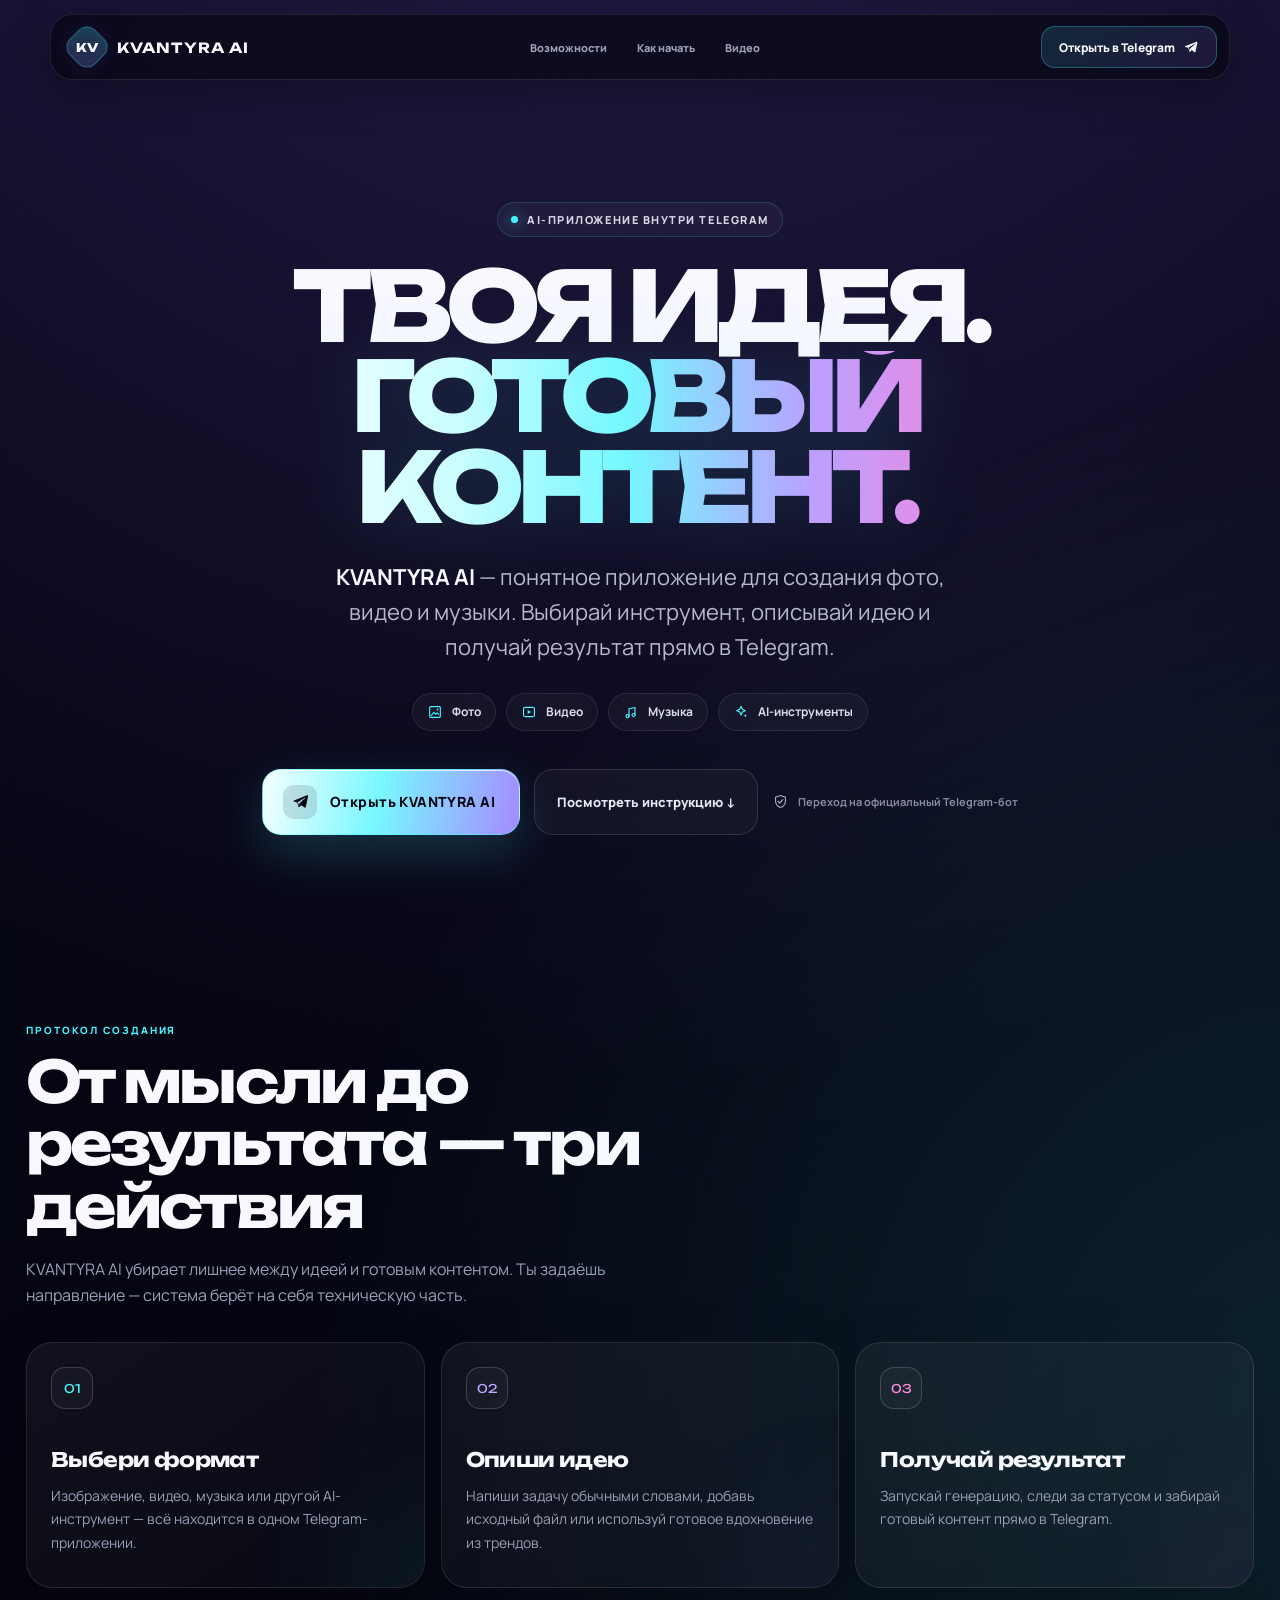
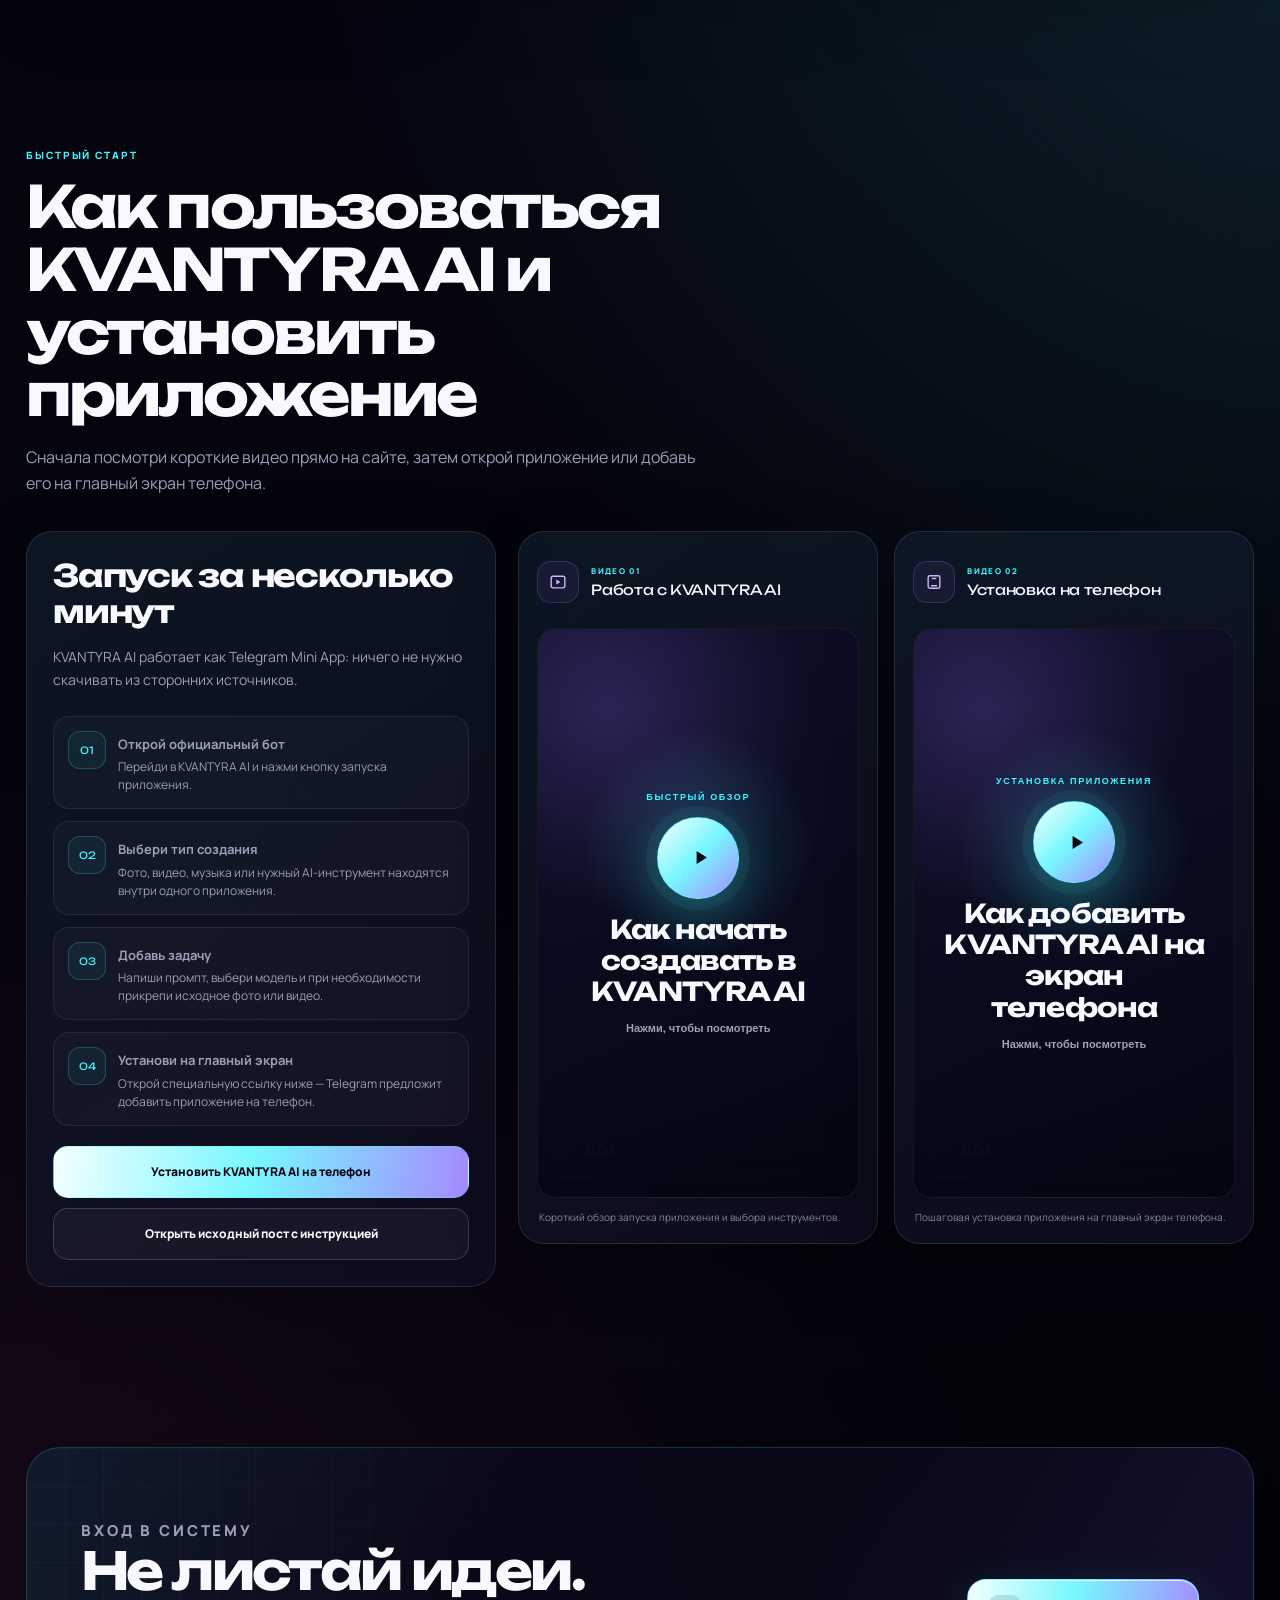
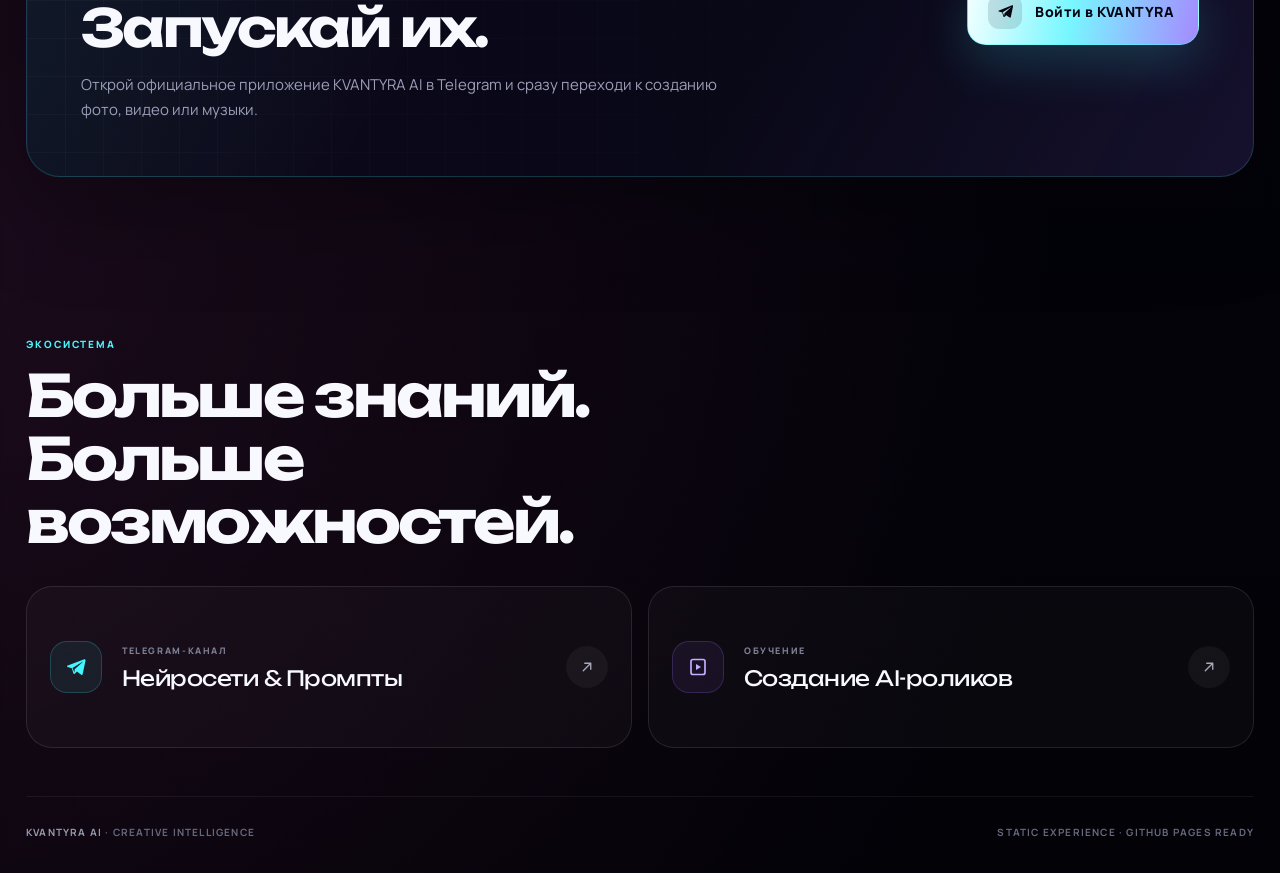
<file: index(3).html>
<!DOCTYPE html>
<html lang="ru">
<head>
    <meta charset="UTF-8">
    <meta name="viewport" content="width=device-width, initial-scale=1, viewport-fit=cover">
    <meta name="theme-color" content="#050512">
    <meta name="description" content="KVANTYRA AI — создание фото, видео, музыки и AI-контента в одном Telegram-приложении.">
    <meta property="og:title" content="KVANTYRA AI">
    <meta property="og:description" content="Создавай фото, видео и музыку в одном удобном Telegram-приложении.">
    <meta property="og:type" content="website">
    <meta name="twitter:card" content="summary">

    <title>KVANTYRA AI — Фото, видео и музыка в Telegram</title>

    <link rel="preconnect" href="https://fonts.googleapis.com">
    <link rel="preconnect" href="https://fonts.gstatic.com" crossorigin>
    <link href="https://fonts.googleapis.com/css2?family=Manrope:wght@400;500;600;700;800&family=Unbounded:wght@500;600;700;800&display=swap" rel="stylesheet">

    <style>
        :root {
            --bg: #050512;
            --bg-deep: #020207;
            --panel: rgba(12, 12, 31, .72);
            --panel-strong: rgba(13, 14, 36, .92);
            --line: rgba(255, 255, 255, .10);
            --line-strong: rgba(255, 255, 255, .17);
            --text: #f8f8ff;
            --muted: #9c9eb7;
            --cyan: #43f6ff;
            --cyan-rgb: 67, 246, 255;
            --violet: #9b6cff;
            --violet-rgb: 155, 108, 255;
            --pink: #ff55c7;
            --lime: #baff4d;
            --content: 1180px;
            --radius-xl: 34px;
            --radius-lg: 26px;
            --radius-md: 18px;
            --ease: cubic-bezier(.2, .8, .2, 1);
        }

        * {
            box-sizing: border-box;
        }

        html {
            min-height: 100%;
            background: var(--bg-deep);
            scroll-behavior: smooth;
        }

        body {
            min-height: 100vh;
            margin: 0;
            overflow-x: hidden;
            color: var(--text);
            font-family: "Manrope", sans-serif;
            background:
                radial-gradient(circle at 50% -10%, rgba(var(--violet-rgb), .22), transparent 33%),
                radial-gradient(circle at 105% 35%, rgba(var(--cyan-rgb), .12), transparent 35%),
                radial-gradient(circle at -10% 85%, rgba(255, 85, 199, .10), transparent 32%),
                linear-gradient(180deg, #070719 0%, #04040d 52%, #020207 100%);
        }

        body::before {
            content: "";
            position: fixed;
            inset: 0;
            z-index: -6;
            pointer-events: none;
            background-image:
                linear-gradient(rgba(255, 255, 255, .027) 1px, transparent 1px),
                linear-gradient(90deg, rgba(255, 255, 255, .027) 1px, transparent 1px);
            background-size: 64px 64px;
            -webkit-mask-image: radial-gradient(circle at 50% 32%, #000 0%, transparent 74%);
            mask-image: radial-gradient(circle at 50% 32%, #000 0%, transparent 74%);
        }

        body::after {
            content: "";
            position: fixed;
            inset: 0;
            z-index: 30;
            pointer-events: none;
            opacity: .05;
            background-image: url("data:image/svg+xml,%3Csvg viewBox='0 0 180 180' xmlns='http://www.w3.org/2000/svg'%3E%3Cfilter id='n'%3E%3CfeTurbulence type='fractalNoise' baseFrequency='.9' numOctaves='3' stitchTiles='stitch'/%3E%3C/filter%3E%3Crect width='100%25' height='100%25' filter='url(%23n)' opacity='.5'/%3E%3C/svg%3E");
            mix-blend-mode: soft-light;
        }

        a {
            color: inherit;
        }

        button,
        a {
            -webkit-tap-highlight-color: transparent;
        }

        .aurora {
            position: fixed;
            inset: 0;
            z-index: -5;
            overflow: hidden;
            pointer-events: none;
        }

        .aurora span {
            position: absolute;
            width: min(60vw, 720px);
            aspect-ratio: 1;
            border-radius: 50%;
            filter: blur(120px);
            opacity: .11;
            animation: auroraMove 18s ease-in-out infinite alternate;
        }

        .aurora span:nth-child(1) {
            top: -24%;
            left: -18%;
            background: var(--cyan);
        }

        .aurora span:nth-child(2) {
            right: -22%;
            top: 14%;
            background: var(--violet);
            animation-delay: -6s;
        }

        .aurora span:nth-child(3) {
            left: 28%;
            bottom: -35%;
            background: var(--pink);
            animation-delay: -11s;
        }

        #particleCanvas {
            position: fixed;
            inset: 0;
            z-index: -4;
            width: 100%;
            height: 100%;
            pointer-events: none;
            opacity: .78;
        }

        .boot {
            position: fixed;
            inset: 0;
            z-index: 100;
            display: grid;
            place-items: center;
            padding: 24px;
            background: #020207;
            transition: opacity .65s var(--ease), visibility .65s var(--ease);
        }

        .boot.is-hidden {
            opacity: 0;
            visibility: hidden;
        }

        .boot-inner {
            width: min(460px, 100%);
            text-align: center;
        }

        .boot-mark {
            position: relative;
            width: 108px;
            height: 108px;
            margin: 0 auto 26px;
            display: grid;
            place-items: center;
            border: 1px solid rgba(var(--cyan-rgb), .46);
            border-radius: 32px;
            background: linear-gradient(145deg, rgba(var(--cyan-rgb), .14), rgba(var(--violet-rgb), .14));
            box-shadow: 0 0 50px rgba(var(--cyan-rgb), .16);
            transform: rotate(45deg);
            animation: bootFloat 1.5s ease-in-out infinite alternate;
        }

        .boot-mark::before,
        .boot-mark::after {
            content: "";
            position: absolute;
            inset: 10px;
            border: 1px solid rgba(255, 255, 255, .14);
            border-radius: 25px;
        }

        .boot-mark::after {
            inset: -11px;
            border-style: dashed;
            border-color: rgba(var(--violet-rgb), .32);
            animation: spin 7s linear infinite;
        }

        .boot-mark span {
            font-family: "Unbounded", sans-serif;
            font-size: 30px;
            font-weight: 800;
            letter-spacing: -.08em;
            transform: rotate(-45deg);
        }

        .boot-title {
            margin: 0 0 14px;
            font-family: "Unbounded", sans-serif;
            font-size: clamp(19px, 5vw, 28px);
            letter-spacing: .06em;
        }

        .boot-line {
            height: 3px;
            overflow: hidden;
            border-radius: 999px;
            background: rgba(255, 255, 255, .07);
        }

        .boot-line::after {
            content: "";
            display: block;
            width: 42%;
            height: 100%;
            border-radius: inherit;
            background: linear-gradient(90deg, var(--violet), var(--cyan));
            box-shadow: 0 0 16px rgba(var(--cyan-rgb), .65);
            animation: bootLine 1.15s var(--ease) infinite;
        }

        .boot-status {
            min-height: 18px;
            margin: 12px 0 0;
            color: var(--muted);
            font-size: 11px;
            font-weight: 700;
            letter-spacing: .18em;
            text-transform: uppercase;
        }

        .shell {
            width: min(100%, calc(var(--content) + 48px));
            margin: 0 auto;
            padding: 0 24px;
        }

        .topbar {
            position: sticky;
            top: 0;
            z-index: 20;
            padding-top: max(14px, env(safe-area-inset-top));
        }

        .topbar-inner {
            min-height: 66px;
            padding: 10px 12px 10px 18px;
            display: flex;
            align-items: center;
            justify-content: space-between;
            gap: 16px;
            border: 1px solid rgba(255, 255, 255, .09);
            border-radius: 22px;
            background: rgba(6, 6, 18, .68);
            box-shadow: 0 14px 42px rgba(0, 0, 0, .28);
            backdrop-filter: blur(22px);
            -webkit-backdrop-filter: blur(22px);
        }

        .brand {
            display: flex;
            align-items: center;
            gap: 12px;
            min-width: 0;
            text-decoration: none;
        }

        .brand-glyph {
            position: relative;
            width: 36px;
            height: 36px;
            flex: 0 0 auto;
            display: grid;
            place-items: center;
            border-radius: 12px;
            background: linear-gradient(145deg, rgba(var(--cyan-rgb), .22), rgba(var(--violet-rgb), .23));
            border: 1px solid rgba(var(--cyan-rgb), .28);
            box-shadow: inset 0 0 18px rgba(var(--cyan-rgb), .08), 0 0 22px rgba(var(--violet-rgb), .10);
            transform: rotate(45deg);
        }

        .brand-glyph span {
            font-family: "Unbounded", sans-serif;
            font-size: 12px;
            font-weight: 800;
            transform: rotate(-45deg);
        }

        .brand-name {
            overflow: hidden;
            font-family: "Unbounded", sans-serif;
            font-size: 14px;
            font-weight: 700;
            letter-spacing: .08em;
            white-space: nowrap;
            text-overflow: ellipsis;
        }

        .system-status {
            display: inline-flex;
            align-items: center;
            gap: 8px;
            color: #c9cad8;
            font-size: 10px;
            font-weight: 700;
            letter-spacing: .14em;
            text-transform: uppercase;
        }

        .system-status::before {
            content: "";
            width: 8px;
            height: 8px;
            border-radius: 50%;
            background: var(--lime);
            box-shadow: 0 0 0 5px rgba(186, 255, 77, .08), 0 0 16px rgba(186, 255, 77, .72);
            animation: statusPulse 2s ease-in-out infinite;
        }

        .top-cta {
            min-height: 42px;
            padding: 0 17px;
            display: inline-flex;
            align-items: center;
            justify-content: center;
            gap: 8px;
            border: 1px solid rgba(var(--cyan-rgb), .28);
            border-radius: 14px;
            color: var(--text);
            font-size: 12px;
            font-weight: 800;
            text-decoration: none;
            background: linear-gradient(135deg, rgba(var(--cyan-rgb), .13), rgba(var(--violet-rgb), .14));
            transition: transform .24s var(--ease), border-color .24s ease, background .24s ease;
        }

        .top-cta:hover,
        .top-cta:focus-visible {
            transform: translateY(-2px);
            border-color: rgba(var(--cyan-rgb), .62);
            background: linear-gradient(135deg, rgba(var(--cyan-rgb), .20), rgba(var(--violet-rgb), .20));
            outline: none;
        }

        .hero {
            min-height: auto;
            padding: clamp(70px, 10vw, 122px) 0 clamp(70px, 9vw, 108px);
            display: block;
        }

        .hero-copy {
            position: relative;
            z-index: 2;
            max-width: 980px;
            margin: 0 auto;
            text-align: center;
        }

        .hero-copy .eyebrow,
        .hero-copy .hero-title,
        .hero-copy .hero-description {
            margin-left: auto;
            margin-right: auto;
        }

        .hero-copy .capabilities,
        .hero-copy .hero-actions {
            justify-content: center;
        }

        .eyebrow {
            width: fit-content;
            margin: 0 0 24px;
            padding: 9px 13px;
            display: inline-flex;
            align-items: center;
            gap: 9px;
            border: 1px solid rgba(var(--cyan-rgb), .17);
            border-radius: 999px;
            color: #d8d9e8;
            font-size: 11px;
            font-weight: 800;
            letter-spacing: .14em;
            text-transform: uppercase;
            background: rgba(255, 255, 255, .035);
        }

        .eyebrow-dot {
            width: 7px;
            height: 7px;
            border-radius: 50%;
            background: var(--cyan);
            box-shadow: 0 0 15px rgba(var(--cyan-rgb), .9);
        }

        .hero-title {
            max-width: 780px;
            margin: 0;
            font-family: "Unbounded", sans-serif;
            font-size: clamp(48px, 7.6vw, 102px);
            font-weight: 800;
            line-height: .93;
            letter-spacing: -.075em;
            text-transform: uppercase;
        }

        .hero-title .line {
            display: block;
        }

        .hero-title .gradient {
            padding-right: .08em;
            color: transparent;
            background: linear-gradient(90deg, #fff 0%, #c9fdff 27%, #74f8ff 48%, #bba0ff 72%, #ff80d6 100%);
            background-clip: text;
            -webkit-background-clip: text;
            filter: drop-shadow(0 0 34px rgba(var(--cyan-rgb), .13));
        }

        .hero-description {
            max-width: 670px;
            margin: 28px 0 0;
            color: #b8b9cd;
            font-size: clamp(17px, 2.1vw, 22px);
            line-height: 1.58;
        }

        .hero-description strong {
            color: var(--text);
            font-weight: 700;
        }

        .capabilities {
            margin: 28px 0 0;
            display: flex;
            flex-wrap: wrap;
            gap: 10px;
        }

        .capability {
            min-height: 38px;
            padding: 0 14px;
            display: inline-flex;
            align-items: center;
            gap: 9px;
            border: 1px solid rgba(255, 255, 255, .09);
            border-radius: 999px;
            color: #ddddea;
            font-size: 12px;
            font-weight: 700;
            background: rgba(255, 255, 255, .035);
        }

        .capability svg {
            width: 16px;
            height: 16px;
            color: var(--cyan);
        }

        .hero-actions {
            margin-top: 38px;
            display: flex;
            flex-wrap: wrap;
            align-items: center;
            gap: 14px;
        }

        .launch-button {
            position: relative;
            min-height: 66px;
            padding: 0 24px 0 20px;
            overflow: hidden;
            display: inline-flex;
            align-items: center;
            justify-content: center;
            gap: 13px;
            border: 1px solid rgba(var(--cyan-rgb), .48);
            border-radius: 19px;
            color: #050512;
            font-size: 14px;
            font-weight: 900;
            letter-spacing: .03em;
            text-decoration: none;
            background: linear-gradient(100deg, #f5ffff 0%, #78f7ff 45%, #a58aff 100%);
            box-shadow: 0 18px 50px rgba(var(--cyan-rgb), .18), inset 0 1px 0 rgba(255, 255, 255, .72);
            isolation: isolate;
            transition: transform .28s var(--ease), box-shadow .28s ease, filter .28s ease;
        }

        .launch-button::before {
            content: "";
            position: absolute;
            inset: -2px;
            z-index: -1;
            background: linear-gradient(105deg, transparent 25%, rgba(255, 255, 255, .74) 47%, transparent 68%);
            transform: translateX(-115%);
            animation: launchSweep 4.2s ease-in-out infinite;
        }

        .launch-button:hover,
        .launch-button:focus-visible {
            transform: translateY(-4px) scale(1.012);
            filter: brightness(1.05);
            box-shadow: 0 25px 70px rgba(var(--cyan-rgb), .28), 0 0 0 6px rgba(var(--cyan-rgb), .055);
            outline: none;
        }

        .launch-button:active {
            transform: scale(.985);
        }

        .launch-icon {
            width: 34px;
            height: 34px;
            display: grid;
            place-items: center;
            border-radius: 11px;
            background: rgba(5, 5, 18, .12);
        }

        .launch-icon svg {
            width: 19px;
            height: 19px;
        }

        .trust-note {
            display: inline-flex;
            align-items: center;
            gap: 9px;
            color: #888aa3;
            font-size: 11px;
            font-weight: 700;
        }

        .trust-note svg {
            width: 17px;
            height: 17px;
            color: #a6a8bc;
        }

        .core-stage {
            position: relative;
            min-height: 590px;
            display: grid;
            place-items: center;
            perspective: 1100px;
        }

        .core-stage::before {
            content: "";
            position: absolute;
            width: 92%;
            aspect-ratio: 1;
            border-radius: 50%;
            background: radial-gradient(circle, rgba(var(--cyan-rgb), .15), rgba(var(--violet-rgb), .07) 42%, transparent 70%);
            filter: blur(28px);
            animation: coreAura 5s ease-in-out infinite;
        }

        .core-grid {
            position: absolute;
            width: min(560px, 100%);
            aspect-ratio: 1;
            border-radius: 50%;
            opacity: .54;
            background-image:
                linear-gradient(rgba(var(--cyan-rgb), .07) 1px, transparent 1px),
                linear-gradient(90deg, rgba(var(--cyan-rgb), .07) 1px, transparent 1px);
            background-size: 34px 34px;
            -webkit-mask-image: radial-gradient(circle, #000 0 38%, transparent 72%);
            mask-image: radial-gradient(circle, #000 0 38%, transparent 72%);
            transform: rotateX(66deg) translateY(125px) scale(1.2);
        }

        .core {
            position: relative;
            width: min(430px, 86vw);
            aspect-ratio: 1;
            display: grid;
            place-items: center;
            transform-style: preserve-3d;
            transition: transform .18s ease-out;
        }

        .orbit {
            position: absolute;
            inset: 0;
            border-radius: 50%;
            pointer-events: none;
        }

        .orbit::before,
        .orbit::after {
            content: "";
            position: absolute;
            inset: 0;
            border-radius: inherit;
        }

        .orbit-one {
            inset: 4%;
            border: 1px solid rgba(var(--cyan-rgb), .28);
            box-shadow: inset 0 0 34px rgba(var(--cyan-rgb), .055), 0 0 30px rgba(var(--cyan-rgb), .04);
            transform: rotateX(68deg) rotateZ(8deg);
            animation: orbitOne 12s linear infinite;
        }

        .orbit-one::before {
            border: 2px solid transparent;
            border-top-color: var(--cyan);
            border-left-color: rgba(var(--cyan-rgb), .58);
            filter: drop-shadow(0 0 9px rgba(var(--cyan-rgb), .78));
        }

        .orbit-two {
            inset: 13%;
            border: 1px dashed rgba(var(--violet-rgb), .44);
            transform: rotateY(70deg) rotateZ(24deg);
            animation: orbitTwo 9s linear infinite reverse;
        }

        .orbit-two::before {
            border: 2px solid transparent;
            border-right-color: var(--violet);
            border-bottom-color: rgba(var(--violet-rgb), .52);
            filter: drop-shadow(0 0 10px rgba(var(--violet-rgb), .7));
        }

        .orbit-three {
            inset: 22%;
            border: 1px solid rgba(255, 255, 255, .11);
            transform: rotateX(54deg) rotateY(48deg);
            animation: orbitThree 7s linear infinite;
        }

        .orbit-three::after {
            width: 9px;
            height: 9px;
            top: 13%;
            left: 22%;
            border-radius: 50%;
            background: var(--pink);
            box-shadow: 0 0 18px rgba(255, 85, 199, .9);
        }

        .core-shell {
            position: relative;
            width: 202px;
            aspect-ratio: 1;
            padding: 1px;
            display: grid;
            place-items: center;
            border-radius: 50%;
            background: conic-gradient(from 0deg, var(--cyan), transparent 19%, var(--violet) 38%, transparent 56%, var(--pink) 72%, transparent 87%, var(--cyan));
            box-shadow:
                0 0 34px rgba(var(--cyan-rgb), .32),
                0 0 85px rgba(var(--violet-rgb), .22),
                0 0 130px rgba(255, 85, 199, .10);
            animation: coreShellSpin 12s linear infinite;
        }

        .core-shell::before {
            content: "";
            position: absolute;
            inset: 7px;
            border-radius: 50%;
            background: radial-gradient(circle at 35% 30%, rgba(255, 255, 255, .20), transparent 20%), linear-gradient(145deg, #0b1730, #0a0820 52%, #16091d);
            box-shadow: inset 0 0 34px rgba(var(--cyan-rgb), .09);
        }

        .core-button {
            position: relative;
            z-index: 4;
            width: 156px;
            aspect-ratio: 1;
            display: grid;
            place-items: center;
            border: 1px solid rgba(255, 255, 255, .17);
            border-radius: 50%;
            color: var(--text);
            text-decoration: none;
            background:
                radial-gradient(circle at 50% 38%, rgba(var(--cyan-rgb), .18), transparent 39%),
                rgba(7, 8, 25, .88);
            box-shadow: inset 0 0 48px rgba(var(--violet-rgb), .13), 0 0 0 9px rgba(255, 255, 255, .018);
            transform: rotate(-360deg);
            transition: transform .35s var(--ease), box-shadow .35s ease, border-color .35s ease;
            animation: coreCounterSpin 12s linear infinite;
        }

        .core-button:hover,
        .core-button:focus-visible {
            border-color: rgba(var(--cyan-rgb), .54);
            box-shadow: inset 0 0 58px rgba(var(--cyan-rgb), .17), 0 0 0 12px rgba(var(--cyan-rgb), .038), 0 0 48px rgba(var(--cyan-rgb), .22);
            outline: none;
        }

        .core-label {
            text-align: center;
        }

        .core-label strong {
            display: block;
            font-family: "Unbounded", sans-serif;
            font-size: 39px;
            line-height: 1;
            letter-spacing: -.12em;
            transform: translateX(-3px);
        }

        .core-label span {
            display: block;
            margin-top: 10px;
            color: #afb1c6;
            font-size: 8px;
            font-weight: 800;
            letter-spacing: .22em;
            text-transform: uppercase;
        }

        .node {
            position: absolute;
            min-width: 118px;
            padding: 11px 13px;
            display: flex;
            align-items: center;
            gap: 10px;
            border: 1px solid rgba(255, 255, 255, .10);
            border-radius: 14px;
            color: #e5e5ee;
            font-size: 10px;
            font-weight: 800;
            letter-spacing: .08em;
            text-transform: uppercase;
            background: rgba(8, 8, 24, .74);
            box-shadow: 0 12px 35px rgba(0, 0, 0, .28);
            backdrop-filter: blur(14px);
            -webkit-backdrop-filter: blur(14px);
            animation: nodeFloat 4s ease-in-out infinite;
        }

        .node::before {
            content: "";
            width: 8px;
            height: 8px;
            flex: 0 0 auto;
            border-radius: 50%;
            background: var(--cyan);
            box-shadow: 0 0 13px rgba(var(--cyan-rgb), .84);
        }

        .node-photo {
            left: -2%;
            top: 24%;
        }

        .node-video {
            right: -3%;
            top: 32%;
            animation-delay: -1.1s;
        }

        .node-music {
            left: 10%;
            bottom: 12%;
            animation-delay: -2.2s;
        }

        .node-ai {
            right: 7%;
            bottom: 10%;
            animation-delay: -3.1s;
        }

        .node-video::before {
            background: var(--violet);
            box-shadow: 0 0 13px rgba(var(--violet-rgb), .84);
        }

        .node-music::before {
            background: var(--pink);
            box-shadow: 0 0 13px rgba(255, 85, 199, .84);
        }

        .node-ai::before {
            background: var(--lime);
            box-shadow: 0 0 13px rgba(186, 255, 77, .74);
        }

        .scroll-cue {
            position: absolute;
            left: 50%;
            bottom: 22px;
            display: inline-flex;
            flex-direction: column;
            align-items: center;
            gap: 8px;
            color: #707289;
            font-size: 8px;
            font-weight: 800;
            letter-spacing: .2em;
            text-transform: uppercase;
            transform: translateX(-50%);
        }

        .scroll-cue::after {
            content: "";
            width: 1px;
            height: 28px;
            background: linear-gradient(to bottom, rgba(var(--cyan-rgb), .8), transparent);
            animation: scrollCue 1.7s ease-in-out infinite;
        }

        .section {
            padding: 80px 0;
        }

        .section-head {
            max-width: 790px;
            margin-bottom: 34px;
        }

        .section-kicker {
            margin: 0 0 13px;
            color: var(--cyan);
            font-size: 10px;
            font-weight: 800;
            letter-spacing: .19em;
            text-transform: uppercase;
        }

        .section-title {
            margin: 0;
            font-family: "Unbounded", sans-serif;
            font-size: clamp(30px, 5vw, 58px);
            line-height: 1.08;
            letter-spacing: -.05em;
        }

        .section-description {
            max-width: 680px;
            margin: 18px 0 0;
            color: var(--muted);
            font-size: 16px;
            line-height: 1.65;
        }

        .flow-grid {
            display: grid;
            grid-template-columns: repeat(3, 1fr);
            gap: 16px;
        }

        .flow-card {
            position: relative;
            min-height: 246px;
            padding: 24px;
            overflow: hidden;
            border: 1px solid var(--line);
            border-radius: var(--radius-lg);
            background: linear-gradient(145deg, rgba(255, 255, 255, .052), rgba(255, 255, 255, .018));
            box-shadow: 0 24px 70px rgba(0, 0, 0, .19);
            transition: transform .3s var(--ease), border-color .3s ease, background .3s ease;
        }

        .flow-card:hover {
            transform: translateY(-7px);
            border-color: rgba(var(--cyan-rgb), .24);
            background: linear-gradient(145deg, rgba(var(--cyan-rgb), .07), rgba(var(--violet-rgb), .035));
        }

        .flow-card::after {
            content: "";
            position: absolute;
            width: 150px;
            height: 150px;
            right: -75px;
            bottom: -75px;
            border-radius: 50%;
            background: var(--cyan);
            filter: blur(70px);
            opacity: .10;
        }

        .flow-card:nth-child(2)::after {
            background: var(--violet);
        }

        .flow-card:nth-child(3)::after {
            background: var(--pink);
        }

        .flow-index {
            width: 42px;
            height: 42px;
            display: grid;
            place-items: center;
            border: 1px solid var(--line-strong);
            border-radius: 14px;
            color: var(--cyan);
            font-family: "Unbounded", sans-serif;
            font-size: 12px;
            background: rgba(255, 255, 255, .03);
        }

        .flow-card:nth-child(2) .flow-index {
            color: #bfa8ff;
        }

        .flow-card:nth-child(3) .flow-index {
            color: #ff8cd9;
        }

        .flow-card h3 {
            margin: 38px 0 12px;
            font-family: "Unbounded", sans-serif;
            font-size: 20px;
            letter-spacing: -.03em;
        }

        .flow-card p {
            margin: 0;
            color: var(--muted);
            font-size: 14px;
            line-height: 1.65;
        }



        .top-nav {
            display: flex;
            align-items: center;
            justify-content: center;
            gap: 6px;
        }

        .top-nav a {
            min-height: 38px;
            padding: 0 12px;
            display: inline-flex;
            align-items: center;
            border-radius: 12px;
            color: #9fa1b7;
            font-size: 11px;
            font-weight: 800;
            text-decoration: none;
            transition: color .22s ease, background .22s ease;
        }

        .top-nav a:hover,
        .top-nav a:focus-visible {
            color: var(--text);
            background: rgba(255, 255, 255, .05);
            outline: none;
        }

        .secondary-action {
            min-height: 66px;
            padding: 0 22px;
            display: inline-flex;
            align-items: center;
            justify-content: center;
            gap: 9px;
            border: 1px solid rgba(255, 255, 255, .13);
            border-radius: 19px;
            color: #e8e9f4;
            font-size: 13px;
            font-weight: 800;
            text-decoration: none;
            background: rgba(255, 255, 255, .035);
            transition: transform .25s var(--ease), border-color .25s ease, background .25s ease;
        }

        .secondary-action:hover,
        .secondary-action:focus-visible {
            transform: translateY(-3px);
            border-color: rgba(var(--violet-rgb), .38);
            background: rgba(var(--violet-rgb), .075);
            outline: none;
        }

        .product-showcase {
            position: relative;
            min-height: 590px;
            display: grid;
            place-items: center;
            isolation: isolate;
        }

        .product-showcase::before {
            content: "";
            position: absolute;
            width: min(620px, 105%);
            aspect-ratio: 1;
            z-index: -2;
            border-radius: 50%;
            background: radial-gradient(circle, rgba(var(--cyan-rgb), .15), rgba(var(--violet-rgb), .08) 42%, transparent 70%);
            filter: blur(30px);
            animation: coreAura 5s ease-in-out infinite;
        }

        .showcase-grid {
            position: absolute;
            inset: 8% -8% -8%;
            z-index: -3;
            opacity: .45;
            background-image:
                linear-gradient(rgba(var(--cyan-rgb), .065) 1px, transparent 1px),
                linear-gradient(90deg, rgba(var(--cyan-rgb), .065) 1px, transparent 1px);
            background-size: 34px 34px;
            -webkit-mask-image: linear-gradient(to top, #000, transparent 76%);
            mask-image: linear-gradient(to top, #000, transparent 76%);
            transform: perspective(700px) rotateX(62deg) translateY(145px) scale(1.1);
        }

        .app-window {
            position: relative;
            width: min(480px, 100%);
            overflow: hidden;
            border: 1px solid rgba(255, 255, 255, .14);
            border-radius: 34px;
            background:
                linear-gradient(145deg, rgba(var(--cyan-rgb), .055), transparent 34%),
                linear-gradient(325deg, rgba(var(--violet-rgb), .09), transparent 42%),
                rgba(7, 8, 25, .93);
            box-shadow:
                0 35px 110px rgba(0, 0, 0, .48),
                0 0 0 1px rgba(var(--cyan-rgb), .035),
                0 0 75px rgba(var(--cyan-rgb), .10);
            backdrop-filter: blur(20px);
            -webkit-backdrop-filter: blur(20px);
            animation: showcaseFloat 5s ease-in-out infinite;
        }

        .app-window::after {
            content: "";
            position: absolute;
            top: -45%;
            left: -65%;
            width: 48%;
            height: 190%;
            pointer-events: none;
            background: linear-gradient(90deg, transparent, rgba(255, 255, 255, .065), transparent);
            transform: rotate(18deg);
            animation: showcaseSweep 6s ease-in-out infinite;
        }

        .app-window-top {
            min-height: 64px;
            padding: 0 20px;
            display: flex;
            align-items: center;
            justify-content: space-between;
            gap: 12px;
            border-bottom: 1px solid rgba(255, 255, 255, .075);
            background: rgba(255, 255, 255, .018);
        }

        .app-window-brand,
        .app-window-mode {
            display: inline-flex;
            align-items: center;
            gap: 9px;
            font-size: 9px;
            font-weight: 800;
            letter-spacing: .13em;
            text-transform: uppercase;
        }

        .app-window-brand {
            color: #ecedfa;
        }

        .app-window-brand::before {
            content: "";
            width: 8px;
            height: 8px;
            border-radius: 50%;
            background: var(--lime);
            box-shadow: 0 0 16px rgba(186, 255, 77, .72);
        }

        .app-window-mode {
            color: #74768d;
        }

        .app-window-body {
            position: relative;
            z-index: 2;
            padding: 28px;
        }

        .app-intro {
            display: grid;
            grid-template-columns: 72px minmax(0, 1fr);
            align-items: center;
            gap: 17px;
        }

        .app-emblem {
            position: relative;
            width: 72px;
            height: 72px;
            display: grid;
            place-items: center;
            border: 1px solid rgba(var(--cyan-rgb), .30);
            border-radius: 23px;
            background: linear-gradient(145deg, rgba(var(--cyan-rgb), .16), rgba(var(--violet-rgb), .18));
            box-shadow: inset 0 0 24px rgba(var(--cyan-rgb), .07), 0 0 28px rgba(var(--violet-rgb), .10);
            transform: rotate(45deg);
        }

        .app-emblem span {
            font-family: "Unbounded", sans-serif;
            font-size: 22px;
            font-weight: 800;
            letter-spacing: -.08em;
            transform: rotate(-45deg);
        }

        .app-overline {
            margin: 0 0 6px;
            color: var(--cyan);
            font-size: 8px;
            font-weight: 800;
            letter-spacing: .18em;
            text-transform: uppercase;
        }

        .app-intro h2 {
            margin: 0;
            font-family: "Unbounded", sans-serif;
            font-size: clamp(22px, 3.1vw, 31px);
            line-height: 1.12;
            letter-spacing: -.045em;
        }

        .app-description {
            margin: 20px 0 0;
            color: #a7a9bf;
            font-size: 13px;
            line-height: 1.65;
        }

        .module-grid {
            margin-top: 22px;
            display: grid;
            grid-template-columns: repeat(2, minmax(0, 1fr));
            gap: 10px;
        }

        .module-card {
            min-height: 88px;
            padding: 14px;
            display: flex;
            align-items: center;
            gap: 12px;
            border: 1px solid rgba(255, 255, 255, .08);
            border-radius: 17px;
            background: rgba(255, 255, 255, .027);
            transition: transform .24s var(--ease), border-color .24s ease, background .24s ease;
        }

        .module-card:hover {
            transform: translateY(-3px);
            border-color: rgba(var(--cyan-rgb), .22);
            background: rgba(var(--cyan-rgb), .045);
        }

        .module-icon {
            width: 42px;
            height: 42px;
            flex: 0 0 auto;
            display: grid;
            place-items: center;
            border: 1px solid rgba(var(--cyan-rgb), .19);
            border-radius: 14px;
            color: var(--cyan);
            background: rgba(var(--cyan-rgb), .07);
        }

        .module-card:nth-child(2) .module-icon {
            color: #c2adff;
            border-color: rgba(var(--violet-rgb), .23);
            background: rgba(var(--violet-rgb), .08);
        }

        .module-card:nth-child(3) .module-icon {
            color: #ff92dc;
            border-color: rgba(255, 85, 199, .22);
            background: rgba(255, 85, 199, .075);
        }

        .module-card:nth-child(4) .module-icon {
            color: var(--lime);
            border-color: rgba(186, 255, 77, .20);
            background: rgba(186, 255, 77, .065);
        }

        .module-icon svg {
            width: 20px;
            height: 20px;
        }

        .module-copy strong {
            display: block;
            font-size: 12px;
        }

        .module-copy span {
            display: block;
            margin-top: 4px;
            color: #7f8197;
            font-size: 9px;
            line-height: 1.35;
        }

        .showcase-launch {
            min-height: 58px;
            margin-top: 14px;
            padding: 0 17px;
            display: flex;
            align-items: center;
            justify-content: space-between;
            gap: 14px;
            border: 1px solid rgba(var(--cyan-rgb), .40);
            border-radius: 17px;
            color: #050512;
            font-size: 12px;
            font-weight: 900;
            text-decoration: none;
            background: linear-gradient(100deg, #f5ffff 0%, #78f7ff 48%, #a58aff 100%);
            box-shadow: 0 15px 42px rgba(var(--cyan-rgb), .14);
            transition: transform .26s var(--ease), filter .26s ease;
        }

        .showcase-launch:hover,
        .showcase-launch:focus-visible {
            transform: translateY(-3px);
            filter: brightness(1.05);
            outline: none;
        }

        .showcase-launch-icon {
            width: 31px;
            height: 31px;
            display: grid;
            place-items: center;
            border-radius: 10px;
            background: rgba(5, 5, 18, .11);
        }

        .showcase-launch-icon svg {
            width: 17px;
            height: 17px;
        }

        .showcase-badge {
            position: absolute;
            right: -18px;
            bottom: 45px;
            z-index: 4;
            max-width: 175px;
            padding: 11px 14px;
            display: flex;
            align-items: center;
            gap: 9px;
            border: 1px solid rgba(255, 255, 255, .11);
            border-radius: 15px;
            color: #d9dae8;
            font-size: 9px;
            font-weight: 800;
            line-height: 1.35;
            background: rgba(7, 8, 24, .84);
            box-shadow: 0 18px 45px rgba(0, 0, 0, .34);
            backdrop-filter: blur(15px);
            -webkit-backdrop-filter: blur(15px);
            animation: nodeFloat 4.4s ease-in-out infinite;
        }

        .showcase-badge::before {
            content: "";
            width: 8px;
            height: 8px;
            flex: 0 0 auto;
            border-radius: 50%;
            background: var(--lime);
            box-shadow: 0 0 14px rgba(186, 255, 77, .74);
        }

        .native-video-wrap {
            position: relative;
            overflow: hidden;
            border: 1px solid rgba(255, 255, 255, .085);
            border-radius: 19px;
            background:
                radial-gradient(circle at 50% 15%, rgba(var(--violet-rgb), .14), transparent 42%),
                #020207;
            box-shadow: inset 0 0 30px rgba(0, 0, 0, .35);
        }

        .native-video {
            display: block;
            width: 100%;
            max-height: 620px;
            aspect-ratio: 9 / 16;
            object-fit: contain;
            background: #020207;
        }

        .video-poster {
            position: absolute;
            inset: 0;
            z-index: 3;
            width: 100%;
            padding: 28px;
            display: flex;
            flex-direction: column;
            align-items: center;
            justify-content: center;
            gap: 15px;
            border: 0;
            color: var(--text);
            text-align: center;
            cursor: pointer;
            background:
                radial-gradient(circle at 50% 38%, rgba(var(--cyan-rgb), .18), transparent 30%),
                radial-gradient(circle at 22% 14%, rgba(var(--violet-rgb), .22), transparent 37%),
                linear-gradient(155deg, rgba(11, 13, 39, .94), rgba(4, 5, 18, .98));
            transition: opacity .28s ease, visibility .28s ease, transform .28s var(--ease);
        }

        .video-poster::before {
            content: "";
            position: absolute;
            inset: 0;
            pointer-events: none;
            opacity: .34;
            background-image:
                linear-gradient(rgba(255, 255, 255, .035) 1px, transparent 1px),
                linear-gradient(90deg, rgba(255, 255, 255, .035) 1px, transparent 1px);
            background-size: 30px 30px;
            -webkit-mask-image: radial-gradient(circle at center, #000, transparent 76%);
            mask-image: radial-gradient(circle at center, #000, transparent 76%);
        }

        .video-poster:hover,
        .video-poster:focus-visible {
            transform: scale(1.012);
            outline: none;
        }

        .video-poster.is-hidden {
            opacity: 0;
            visibility: hidden;
            pointer-events: none;
        }

        .video-poster-kicker,
        .video-poster-title,
        .video-poster-note,
        .video-poster-play {
            position: relative;
            z-index: 1;
        }

        .video-poster-kicker {
            color: var(--cyan);
            font-size: 9px;
            font-weight: 900;
            letter-spacing: .18em;
            text-transform: uppercase;
        }

        .video-poster-play {
            width: 82px;
            height: 82px;
            display: grid;
            place-items: center;
            border: 1px solid rgba(var(--cyan-rgb), .42);
            border-radius: 50%;
            color: #050512;
            background: linear-gradient(135deg, #f5ffff, #78f7ff 48%, #a58aff);
            box-shadow: 0 18px 50px rgba(var(--cyan-rgb), .24), 0 0 0 11px rgba(var(--cyan-rgb), .055);
        }

        .video-poster-play svg {
            width: 31px;
            height: 31px;
            margin-left: 4px;
        }

        .video-poster-title {
            max-width: 300px;
            font-family: "Unbounded", sans-serif;
            font-size: clamp(18px, 3vw, 26px);
            line-height: 1.2;
            letter-spacing: -.035em;
        }

        .video-poster-note {
            color: #9fa1b7;
            font-size: 11px;
            font-weight: 700;
        }

        .video-help {
            margin: 12px 2px 0;
            color: #85879d;
            font-size: 10px;
            line-height: 1.5;
        }

        .mobile-dock {
            display: none;
        }

        @keyframes showcaseFloat {
            0%, 100% { transform: translateY(0); }
            50% { transform: translateY(-8px); }
        }

        @keyframes showcaseSweep {
            0%, 22% { left: -65%; }
            62%, 100% { left: 145%; }
        }

        .guide-layout {
            display: grid;
            grid-template-columns: minmax(300px, .78fr) minmax(0, 1.22fr);
            align-items: start;
            gap: 22px;
        }

        .guide-panel,
        .video-guide-card {
            border: 1px solid var(--line);
            border-radius: var(--radius-lg);
            background:
                linear-gradient(145deg, rgba(var(--cyan-rgb), .055), rgba(var(--violet-rgb), .028)),
                rgba(10, 10, 27, .70);
            box-shadow: 0 24px 70px rgba(0, 0, 0, .20);
        }

        .guide-panel {
            position: sticky;
            top: 102px;
            padding: 26px;
        }

        .guide-panel h3 {
            margin: 0;
            font-family: "Unbounded", sans-serif;
            font-size: clamp(22px, 3vw, 31px);
            line-height: 1.16;
            letter-spacing: -.04em;
        }

        .guide-panel > p {
            margin: 15px 0 0;
            color: var(--muted);
            font-size: 14px;
            line-height: 1.65;
        }

        .guide-steps {
            margin: 25px 0 0;
            display: grid;
            gap: 12px;
        }

        .guide-step {
            padding: 14px;
            display: grid;
            grid-template-columns: 38px minmax(0, 1fr);
            align-items: start;
            gap: 12px;
            border: 1px solid rgba(255, 255, 255, .075);
            border-radius: 16px;
            background: rgba(255, 255, 255, .026);
        }

        .guide-step-index {
            width: 38px;
            height: 38px;
            display: grid;
            place-items: center;
            border: 1px solid rgba(var(--cyan-rgb), .22);
            border-radius: 12px;
            color: var(--cyan);
            font-family: "Unbounded", sans-serif;
            font-size: 10px;
            background: rgba(var(--cyan-rgb), .055);
        }

        .guide-step strong {
            display: block;
            font-size: 13px;
        }

        .guide-step span:last-child {
            display: block;
            margin-top: 4px;
            color: var(--muted);
            font-size: 12px;
            line-height: 1.5;
        }

        .guide-actions {
            margin-top: 20px;
            display: grid;
            gap: 10px;
        }

        .guide-button {
            min-height: 52px;
            padding: 0 16px;
            display: inline-flex;
            align-items: center;
            justify-content: center;
            gap: 10px;
            border: 1px solid rgba(var(--cyan-rgb), .28);
            border-radius: 15px;
            color: #050512;
            font-size: 12px;
            font-weight: 900;
            text-align: center;
            text-decoration: none;
            background: linear-gradient(100deg, #f5ffff 0%, #78f7ff 48%, #a58aff 100%);
            transition: transform .25s var(--ease), filter .25s ease;
        }

        .guide-button.secondary {
            color: var(--text);
            border-color: var(--line-strong);
            background: rgba(255, 255, 255, .04);
        }

        .guide-button:hover,
        .guide-button:focus-visible {
            transform: translateY(-3px);
            filter: brightness(1.06);
            outline: none;
        }

        .video-guide-grid {
            display: grid;
            grid-template-columns: repeat(2, minmax(0, 1fr));
            gap: 16px;
        }

        .video-guide-card {
            min-width: 0;
            padding: 18px;
            overflow: hidden;
        }

        .video-guide-head {
            min-height: 64px;
            margin-bottom: 14px;
            display: flex;
            align-items: center;
            gap: 12px;
        }

        .video-guide-icon {
            width: 42px;
            height: 42px;
            flex: 0 0 auto;
            display: grid;
            place-items: center;
            border: 1px solid rgba(var(--violet-rgb), .24);
            border-radius: 14px;
            color: #c8b6ff;
            background: rgba(var(--violet-rgb), .075);
        }

        .video-guide-icon svg {
            width: 20px;
            height: 20px;
        }

        .video-guide-label {
            display: block;
            color: var(--cyan);
            font-size: 8px;
            font-weight: 800;
            letter-spacing: .17em;
            text-transform: uppercase;
        }

        .video-guide-title {
            display: block;
            margin-top: 5px;
            font-family: "Unbounded", sans-serif;
            font-size: 14px;
            line-height: 1.3;
            letter-spacing: -.025em;
        }

        .telegram-embed {
            min-height: 360px;
            padding: 8px;
            overflow: hidden;
            border: 1px solid rgba(255, 255, 255, .075);
            border-radius: 17px;
            background: rgba(0, 0, 0, .20);
        }

        .telegram-embed iframe {
            max-width: 100% !important;
            border-radius: 12px;
        }

        .video-fallback {
            min-height: 42px;
            margin-top: 12px;
            padding: 0 13px;
            display: inline-flex;
            align-items: center;
            justify-content: center;
            border: 1px solid var(--line);
            border-radius: 13px;
            color: #d7d8e5;
            font-size: 11px;
            font-weight: 800;
            text-decoration: none;
            background: rgba(255, 255, 255, .035);
        }

        .video-fallback:hover,
        .video-fallback:focus-visible {
            border-color: rgba(var(--cyan-rgb), .30);
            outline: none;
        }

        .gateway {
            position: relative;
            padding: clamp(28px, 5vw, 54px);
            overflow: hidden;
            display: grid;
            grid-template-columns: minmax(0, 1fr) auto;
            align-items: center;
            gap: 34px;
            border: 1px solid rgba(var(--cyan-rgb), .18);
            border-radius: var(--radius-xl);
            background:
                linear-gradient(120deg, rgba(var(--cyan-rgb), .08), transparent 36%),
                linear-gradient(300deg, rgba(var(--violet-rgb), .10), transparent 40%),
                rgba(10, 10, 27, .75);
            box-shadow: 0 30px 100px rgba(0, 0, 0, .32);
        }

        .gateway::before {
            content: "";
            position: absolute;
            inset: 0;
            pointer-events: none;
            background-image:
                linear-gradient(rgba(255, 255, 255, .028) 1px, transparent 1px),
                linear-gradient(90deg, rgba(255, 255, 255, .028) 1px, transparent 1px);
            background-size: 38px 38px;
            -webkit-mask-image: linear-gradient(90deg, #000, transparent 78%);
            mask-image: linear-gradient(90deg, #000, transparent 78%);
        }

        .gateway-copy {
            position: relative;
            z-index: 2;
        }

        .gateway h2 {
            margin: 0;
            font-family: "Unbounded", sans-serif;
            font-size: clamp(28px, 4.3vw, 52px);
            line-height: 1.08;
            letter-spacing: -.05em;
        }

        .gateway p {
            max-width: 650px;
            margin: 17px 0 0;
            color: var(--muted);
            font-size: 15px;
            line-height: 1.65;
        }

        .gateway-action {
            position: relative;
            z-index: 2;
        }

        .links-section {
            padding-bottom: 48px;
        }

        .link-grid {
            display: grid;
            grid-template-columns: repeat(2, 1fr);
            gap: 16px;
        }

        .link-card {
            min-height: 162px;
            padding: 23px;
            display: flex;
            align-items: center;
            justify-content: space-between;
            gap: 20px;
            border: 1px solid var(--line);
            border-radius: var(--radius-lg);
            color: var(--text);
            text-decoration: none;
            background: rgba(255, 255, 255, .028);
            transition: transform .28s var(--ease), border-color .28s ease, background .28s ease;
        }

        .link-card:hover,
        .link-card:focus-visible {
            transform: translateY(-6px);
            border-color: rgba(var(--cyan-rgb), .24);
            background: rgba(var(--cyan-rgb), .055);
            outline: none;
        }

        .link-card:nth-child(2):hover,
        .link-card:nth-child(2):focus-visible {
            border-color: rgba(var(--violet-rgb), .28);
            background: rgba(var(--violet-rgb), .06);
        }

        .link-card-icon {
            width: 52px;
            height: 52px;
            flex: 0 0 auto;
            display: grid;
            place-items: center;
            border: 1px solid rgba(var(--cyan-rgb), .19);
            border-radius: 17px;
            color: var(--cyan);
            background: rgba(var(--cyan-rgb), .07);
        }

        .link-card:nth-child(2) .link-card-icon {
            color: #c2adff;
            border-color: rgba(var(--violet-rgb), .22);
            background: rgba(var(--violet-rgb), .08);
        }

        .link-card-icon svg {
            width: 24px;
            height: 24px;
        }

        .link-card-main {
            flex: 1;
            min-width: 0;
        }

        .link-card-label {
            display: block;
            color: #7f8197;
            font-size: 9px;
            font-weight: 800;
            letter-spacing: .18em;
            text-transform: uppercase;
        }

        .link-card-title {
            display: block;
            margin-top: 8px;
            font-family: "Unbounded", sans-serif;
            font-size: clamp(16px, 2.2vw, 21px);
            line-height: 1.25;
            letter-spacing: -.025em;
        }

        .link-card-arrow {
            width: 42px;
            height: 42px;
            flex: 0 0 auto;
            display: grid;
            place-items: center;
            border-radius: 50%;
            color: #a7a9bb;
            background: rgba(255, 255, 255, .045);
            transition: transform .28s var(--ease), color .28s ease;
        }

        .link-card:hover .link-card-arrow,
        .link-card:focus-visible .link-card-arrow {
            color: var(--text);
            transform: translate(3px, -3px);
        }

        .link-card-arrow svg {
            width: 18px;
            height: 18px;
        }

        .footer {
            padding: 28px 0 max(34px, env(safe-area-inset-bottom));
            border-top: 1px solid rgba(255, 255, 255, .06);
            display: flex;
            justify-content: space-between;
            gap: 18px;
            color: #66687c;
            font-size: 10px;
            font-weight: 700;
            letter-spacing: .12em;
            text-transform: uppercase;
        }

        .footer strong {
            color: #989aad;
        }

        .reveal {
            opacity: 0;
            transform: translateY(24px);
            transition: opacity .7s var(--ease), transform .7s var(--ease);
        }

        .reveal.is-visible {
            opacity: 1;
            transform: translateY(0);
        }

        @keyframes auroraMove {
            to { transform: translate3d(11vw, 9vh, 0) scale(1.15); }
        }

        @keyframes spin {
            to { transform: rotate(360deg); }
        }

        @keyframes bootFloat {
            to { transform: translateY(-7px) rotate(45deg); }
        }

        @keyframes bootLine {
            from { transform: translateX(-120%); }
            to { transform: translateX(340%); }
        }

        @keyframes statusPulse {
            50% { opacity: .6; transform: scale(.85); }
        }

        @keyframes launchSweep {
            0%, 35% { transform: translateX(-115%); }
            68%, 100% { transform: translateX(125%); }
        }

        @keyframes coreAura {
            50% { transform: scale(1.1); opacity: .8; }
        }

        @keyframes orbitOne {
            to { transform: rotateX(68deg) rotateZ(368deg); }
        }

        @keyframes orbitTwo {
            to { transform: rotateY(70deg) rotateZ(384deg); }
        }

        @keyframes orbitThree {
            to { transform: rotateX(54deg) rotateY(408deg); }
        }

        @keyframes coreShellSpin {
            to { transform: rotate(360deg); }
        }

        @keyframes coreCounterSpin {
            to { transform: rotate(-360deg); }
        }

        @keyframes nodeFloat {
            0%, 100% { transform: translateY(0); }
            50% { transform: translateY(-8px); }
        }

        @keyframes scrollCue {
            0% { opacity: 0; transform: scaleY(.35); transform-origin: top; }
            40% { opacity: 1; }
            100% { opacity: 0; transform: translateY(12px) scaleY(1); transform-origin: top; }
        }

        @media (max-width: 980px) {
            .hero {
                min-height: auto;
                grid-template-columns: 1fr;
                padding-top: 78px;
            }

            .hero-copy {
                text-align: center;
            }

            .hero-title,
            .hero-description {
                margin-left: auto;
                margin-right: auto;
            }

            .eyebrow {
                margin-left: auto;
                margin-right: auto;
            }

            .capabilities,
            .hero-actions {
                justify-content: center;
            }

            .core-stage {
                min-height: 540px;
                margin-top: -18px;
            }

            .scroll-cue {
                display: none;
            }

            .guide-layout {
                grid-template-columns: 1fr;
            }

            .guide-panel {
                position: static;
            }

            .gateway {
                grid-template-columns: 1fr;
                text-align: center;
            }

            .gateway p {
                margin-left: auto;
                margin-right: auto;
            }

            .gateway-action {
                justify-self: center;
            }
        }

        @media (max-width: 760px) {
            body {
                padding-bottom: 78px;
            }

            .top-nav {
                display: none;
            }

            .mobile-dock {
                position: fixed;
                left: 12px;
                right: 12px;
                bottom: max(10px, env(safe-area-inset-bottom));
                z-index: 40;
                min-height: 58px;
                padding: 6px;
                display: grid;
                grid-template-columns: .78fr 1.22fr;
                gap: 6px;
                border: 1px solid rgba(255, 255, 255, .11);
                border-radius: 19px;
                background: rgba(5, 5, 18, .84);
                box-shadow: 0 18px 55px rgba(0, 0, 0, .45);
                backdrop-filter: blur(20px);
                -webkit-backdrop-filter: blur(20px);
            }

            .mobile-dock a {
                display: flex;
                align-items: center;
                justify-content: center;
                border-radius: 14px;
                color: #d9dae7;
                font-size: 11px;
                font-weight: 900;
                text-align: center;
                text-decoration: none;
                background: rgba(255, 255, 255, .04);
            }

            .mobile-dock a:last-child {
                color: #050512;
                background: linear-gradient(100deg, #f5ffff 0%, #78f7ff 48%, #a58aff 100%);
            }

            .shell {
                padding: 0 16px;
            }

            .topbar-inner {
                min-height: 60px;
                padding-left: 14px;
            }

            .system-status {
                display: none;
            }

            .top-cta {
                min-height: 40px;
                padding: 0 13px;
                font-size: 11px;
            }

            .hero {
                padding-top: 62px;
                padding-bottom: 36px;
                gap: 18px;
            }

            .hero-title {
                font-size: clamp(44px, 15vw, 74px);
            }

            .hero-description {
                font-size: 16px;
            }

            .launch-button {
                width: 100%;
                min-height: 62px;
            }

            .trust-note {
                width: 100%;
                justify-content: center;
            }

            .product-showcase {
                min-height: 560px;
            }

            .app-window-body {
                padding: 23px;
            }

            .showcase-badge {
                right: 8px;
                bottom: 18px;
            }

            .core-stage {
                min-height: 470px;
            }

            .core {
                width: min(390px, 100%);
            }

            .core-shell {
                width: 174px;
            }

            .core-button {
                width: 134px;
            }

            .core-label strong {
                font-size: 33px;
            }

            .node {
                min-width: 100px;
                padding: 9px 10px;
                font-size: 8px;
            }

            .node-photo { left: 0; }
            .node-video { right: 0; }
            .node-music { left: 5%; }
            .node-ai { right: 4%; }

            .section {
                padding: 62px 0;
            }

            .flow-grid,
            .link-grid,
            .video-guide-grid {
                grid-template-columns: 1fr;
            }

            .telegram-embed {
                min-height: 320px;
            }

            .flow-card {
                min-height: 215px;
            }

            .footer {
                flex-direction: column;
                text-align: center;
            }
        }

        @media (max-width: 430px) {
            .brand-name {
                font-size: 12px;
            }

            .top-cta span {
                display: none;
            }

            .top-cta::after {
                content: "Запуск";
            }

            .hero-title {
                font-size: clamp(40px, 14vw, 62px);
            }

            .capabilities {
                gap: 8px;
            }

            .capability {
                padding: 0 11px;
                font-size: 10px;
            }

            .product-showcase {
                min-height: 600px;
            }

            .app-window {
                border-radius: 27px;
            }

            .app-window-top {
                padding: 0 15px;
            }

            .app-window-mode {
                display: none;
            }

            .app-window-body {
                padding: 20px;
            }

            .app-intro {
                grid-template-columns: 60px minmax(0, 1fr);
            }

            .app-emblem {
                width: 60px;
                height: 60px;
                border-radius: 19px;
            }

            .app-emblem span {
                font-size: 18px;
            }

            .module-grid {
                grid-template-columns: 1fr;
            }

            .module-card {
                min-height: 70px;
            }

            .showcase-badge {
                position: static;
                width: fit-content;
                margin: 12px auto 0;
            }

            .native-video {
                max-height: 560px;
            }

            .core-stage {
                min-height: 430px;
            }

            .node {
                min-width: 88px;
                padding: 8px 9px;
                letter-spacing: .05em;
            }

            .node-photo { top: 20%; }
            .node-video { top: 28%; }
            .node-music { bottom: 12%; }
            .node-ai { bottom: 9%; }

            .link-card {
                min-height: 145px;
                padding: 19px;
            }
        }

        @media (prefers-reduced-motion: reduce) {
            html {
                scroll-behavior: auto;
            }

            *,
            *::before,
            *::after {
                animation-duration: .01ms !important;
                animation-iteration-count: 1 !important;
                transition-duration: .01ms !important;
            }

            .boot {
                display: none;
            }

            .reveal {
                opacity: 1;
                transform: none;
            }
        }
    </style>
</head>

<body>
    <div class="boot" id="bootScreen" aria-hidden="true">
        <div class="boot-inner">
            <div class="boot-mark"><span>KV</span></div>
            <p class="boot-title">KVANTYRA AI</p>
            <div class="boot-line"></div>
            <p class="boot-status" id="bootStatus">Инициализация нейросети</p>
        </div>
    </div>

    <div class="aurora" aria-hidden="true">
        <span></span>
        <span></span>
        <span></span>
    </div>
    <canvas id="particleCanvas" aria-hidden="true"></canvas>

    <header class="topbar shell">
        <div class="topbar-inner">
            <a class="brand" href="#top" aria-label="KVANTYRA AI — наверх">
                <span class="brand-glyph"><span>KV</span></span>
                <span class="brand-name">KVANTYRA AI</span>
            </a>

            <nav class="top-nav" aria-label="Навигация по странице">
                <a href="#features">Возможности</a>
                <a href="#guide">Как начать</a>
                <a href="#videos">Видео</a>
            </nav>

            <a class="top-cta" href="https://t.me/kvantyra_ai_bot" target="_blank" rel="noopener noreferrer">
                <span>Открыть в Telegram</span>
                <svg viewBox="0 0 24 24" width="16" height="16" aria-hidden="true">
                    <path fill="currentColor" d="M20.3 4.2 3.8 10.6c-1.1.4-1.1 1.1-.2 1.3l4.2 1.3 1.6 5c.2.5.1.8.7.8.4 0 .6-.2.9-.4l2-2 4.2 3.1c.8.4 1.3.2 1.5-.7l2.8-13.2c.3-1.2-.4-1.7-1.2-1.6ZM8.5 12.9l9.6-6c.5-.3.9-.1.6.2l-8 7.1-.3 3.3-1.9-4.6Z"/>
                </svg>
            </a>
        </div>
    </header>

    <main id="top">
        <section class="hero shell">
            <div class="hero-copy">
                <div class="eyebrow">
                    <span class="eyebrow-dot"></span>
                    AI-приложение внутри Telegram
                </div>

                <h1 class="hero-title">
                    <span class="line">Твоя идея.</span>
                    <span class="line gradient">Готовый контент.</span>
                </h1>

                <p class="hero-description">
                    <strong>KVANTYRA AI</strong> — понятное приложение для создания фото, видео и музыки. Выбирай инструмент, описывай идею и получай результат прямо в Telegram.
                </p>

                <div class="capabilities" aria-label="Возможности KVANTYRA AI">
                    <span class="capability">
                        <svg viewBox="0 0 24 24" fill="none" aria-hidden="true"><path d="M4 5.5A1.5 1.5 0 0 1 5.5 4h13A1.5 1.5 0 0 1 20 5.5v13a1.5 1.5 0 0 1-1.5 1.5h-13A1.5 1.5 0 0 1 4 18.5v-13Z" stroke="currentColor" stroke-width="1.7"/><path d="m6.5 17 3.9-4.3 2.8 2.7 2.2-2.2 2.1 2.3" stroke="currentColor" stroke-width="1.7" stroke-linecap="round" stroke-linejoin="round"/><circle cx="15.8" cy="8.2" r="1.3" fill="currentColor"/></svg>
                        Фото
                    </span>
                    <span class="capability">
                        <svg viewBox="0 0 24 24" fill="none" aria-hidden="true"><rect x="3.8" y="5" width="16.4" height="14" rx="2.4" stroke="currentColor" stroke-width="1.7"/><path d="m10 9 5 3-5 3V9Z" fill="currentColor"/></svg>
                        Видео
                    </span>
                    <span class="capability">
                        <svg viewBox="0 0 24 24" fill="none" aria-hidden="true"><path d="M9 18.5V7.2l9-2v11.3" stroke="currentColor" stroke-width="1.7" stroke-linecap="round" stroke-linejoin="round"/><circle cx="6.8" cy="18.3" r="2.3" stroke="currentColor" stroke-width="1.7"/><circle cx="15.8" cy="16.5" r="2.3" stroke="currentColor" stroke-width="1.7"/></svg>
                        Музыка
                    </span>
                    <span class="capability">
                        <svg viewBox="0 0 24 24" fill="none" aria-hidden="true"><path d="M12 3.5 14 8l4.5 2-4.5 2-2 4.5-2-4.5-4.5-2 4.5-2 2-4.5Z" stroke="currentColor" stroke-width="1.7" stroke-linejoin="round"/><path d="m18.5 15 .8 1.8 1.7.7-1.7.8-.8 1.7-.7-1.7-1.8-.8 1.8-.7.7-1.8Z" fill="currentColor"/></svg>
                        AI-инструменты
                    </span>
                </div>

                <div class="hero-actions">
                    <a class="launch-button" href="https://t.me/kvantyra_ai_bot" target="_blank" rel="noopener noreferrer">
                        <span class="launch-icon">
                            <svg viewBox="0 0 24 24" aria-hidden="true"><path fill="currentColor" d="M20.3 4.2 3.8 10.6c-1.1.4-1.1 1.1-.2 1.3l4.2 1.3 1.6 5c.2.5.1.8.7.8.4 0 .6-.2.9-.4l2-2 4.2 3.1c.8.4 1.3.2 1.5-.7l2.8-13.2c.3-1.2-.4-1.7-1.2-1.6ZM8.5 12.9l9.6-6c.5-.3.9-.1.6.2l-8 7.1-.3 3.3-1.9-4.6Z"/></svg>
                        </span>
                        Открыть KVANTYRA AI
                    </a>

                    <a class="secondary-action" href="#guide">
                        Посмотреть инструкцию ↓
                    </a>

                    <span class="trust-note">
                        <svg viewBox="0 0 24 24" fill="none" aria-hidden="true"><path d="M12 3.5 19 6v5.3c0 4.4-2.8 7.7-7 9.2-4.2-1.5-7-4.8-7-9.2V6l7-2.5Z" stroke="currentColor" stroke-width="1.6"/><path d="m8.7 12 2.1 2.1 4.5-4.7" stroke="currentColor" stroke-width="1.7" stroke-linecap="round" stroke-linejoin="round"/></svg>
                        Переход на официальный Telegram-бот
                    </span>
                </div>
            </div>


        </section>

        <section class="section shell reveal" id="features" aria-labelledby="flowTitle">
            <div class="section-head">
                <p class="section-kicker">Протокол создания</p>
                <h2 class="section-title" id="flowTitle">От мысли до результата — три действия</h2>
                <p class="section-description">KVANTYRA AI убирает лишнее между идеей и готовым контентом. Ты задаёшь направление — система берёт на себя техническую часть.</p>
            </div>

            <div class="flow-grid">
                <article class="flow-card reveal">
                    <span class="flow-index">01</span>
                    <h3>Выбери формат</h3>
                    <p>Изображение, видео, музыка или другой AI-инструмент — всё находится в одном Telegram-приложении.</p>
                </article>

                <article class="flow-card reveal">
                    <span class="flow-index">02</span>
                    <h3>Опиши идею</h3>
                    <p>Напиши задачу обычными словами, добавь исходный файл или используй готовое вдохновение из трендов.</p>
                </article>

                <article class="flow-card reveal">
                    <span class="flow-index">03</span>
                    <h3>Получай результат</h3>
                    <p>Запускай генерацию, следи за статусом и забирай готовый контент прямо в Telegram.</p>
                </article>
            </div>
        </section>


        <section class="section shell reveal" id="guide" aria-labelledby="guideTitle">
            <div class="section-head">
                <p class="section-kicker">Быстрый старт</p>
                <h2 class="section-title" id="guideTitle">Как пользоваться KVANTYRA AI и установить приложение</h2>
                <p class="section-description">Сначала посмотри короткие видео прямо на сайте, затем открой приложение или добавь его на главный экран телефона.</p>
            </div>

            <div class="guide-layout">
                <article class="guide-panel reveal">
                    <h3>Запуск за несколько минут</h3>
                    <p>KVANTYRA AI работает как Telegram Mini App: ничего не нужно скачивать из сторонних источников.</p>

                    <div class="guide-steps">
                        <div class="guide-step">
                            <span class="guide-step-index">01</span>
                            <span>
                                <strong>Открой официальный бот</strong>
                                <span>Перейди в KVANTYRA AI и нажми кнопку запуска приложения.</span>
                            </span>
                        </div>

                        <div class="guide-step">
                            <span class="guide-step-index">02</span>
                            <span>
                                <strong>Выбери тип создания</strong>
                                <span>Фото, видео, музыка или нужный AI-инструмент находятся внутри одного приложения.</span>
                            </span>
                        </div>

                        <div class="guide-step">
                            <span class="guide-step-index">03</span>
                            <span>
                                <strong>Добавь задачу</strong>
                                <span>Напиши промпт, выбери модель и при необходимости прикрепи исходное фото или видео.</span>
                            </span>
                        </div>

                        <div class="guide-step">
                            <span class="guide-step-index">04</span>
                            <span>
                                <strong>Установи на главный экран</strong>
                                <span>Открой специальную ссылку ниже — Telegram предложит добавить приложение на телефон.</span>
                            </span>
                        </div>
                    </div>

                    <div class="guide-actions">
                        <a class="guide-button" href="https://t.me/kvantyra_ai_bot/?startapp&amp;addToHomeScreen" target="_blank" rel="noopener noreferrer">
                            Установить KVANTYRA AI на телефон
                        </a>
                        <a class="guide-button secondary" href="https://t.me/ai_prompts_chukaev/3218?single" target="_blank" rel="noopener noreferrer">
                            Открыть исходный пост с инструкцией
                        </a>
                    </div>
                </article>

                <div class="video-guide-grid" id="videos">
                    <article class="video-guide-card reveal">
                        <div class="video-guide-head">
                            <span class="video-guide-icon">
                                <svg viewBox="0 0 24 24" fill="none" aria-hidden="true"><rect x="3.8" y="5" width="16.4" height="14" rx="2.4" stroke="currentColor" stroke-width="1.7"/><path d="m10 9 5 3-5 3V9Z" fill="currentColor"/></svg>
                            </span>
                            <span>
                                <span class="video-guide-label">Видео 01</span>
                                <span class="video-guide-title">Работа с KVANTYRA AI</span>
                            </span>
                        </div>

                        <div class="native-video-wrap">
                            <video class="native-video" controls playsinline preload="metadata" aria-label="Видео: работа с KVANTYRA AI">
                                <source src="./assets/videos/kvantyra-guide.mp4" type="video/mp4">
                                Ваш браузер не поддерживает встроенное видео.
                            </video>
                            <button class="video-poster" type="button" aria-label="Воспроизвести видео о работе с KVANTYRA AI">
                                <span class="video-poster-kicker">Быстрый обзор</span>
                                <span class="video-poster-play">
                                    <svg viewBox="0 0 24 24" aria-hidden="true"><path fill="currentColor" d="m9 7 8 5-8 5V7Z"/></svg>
                                </span>
                                <strong class="video-poster-title">Как начать создавать в KVANTYRA AI</strong>
                                <span class="video-poster-note">Нажми, чтобы посмотреть</span>
                            </button>
                        </div>
                        <p class="video-help">Короткий обзор запуска приложения и выбора инструментов.</p>
                    </article>

                    <article class="video-guide-card reveal">
                        <div class="video-guide-head">
                            <span class="video-guide-icon">
                                <svg viewBox="0 0 24 24" fill="none" aria-hidden="true"><path d="M7 4.5h10a2 2 0 0 1 2 2v11a2 2 0 0 1-2 2H7a2 2 0 0 1-2-2v-11a2 2 0 0 1 2-2Z" stroke="currentColor" stroke-width="1.7"/><path d="M9 16.5h6M10 7.8h4" stroke="currentColor" stroke-width="1.7" stroke-linecap="round"/></svg>
                            </span>
                            <span>
                                <span class="video-guide-label">Видео 02</span>
                                <span class="video-guide-title">Установка на телефон</span>
                            </span>
                        </div>

                        <div class="native-video-wrap">
                            <video class="native-video" controls playsinline preload="metadata" aria-label="Видео: установка KVANTYRA AI на телефон">
                                <source src="./assets/videos/kvantyra-install.mp4" type="video/mp4">
                                Ваш браузер не поддерживает встроенное видео.
                            </video>
                            <button class="video-poster" type="button" aria-label="Воспроизвести видео об установке KVANTYRA AI">
                                <span class="video-poster-kicker">Установка приложения</span>
                                <span class="video-poster-play">
                                    <svg viewBox="0 0 24 24" aria-hidden="true"><path fill="currentColor" d="m9 7 8 5-8 5V7Z"/></svg>
                                </span>
                                <strong class="video-poster-title">Как добавить KVANTYRA AI на экран телефона</strong>
                                <span class="video-poster-note">Нажми, чтобы посмотреть</span>
                            </button>
                        </div>
                        <p class="video-help">Пошаговая установка приложения на главный экран телефона.</p>
                    </article>
                </div>
            </div>
        </section>

        <section class="section shell reveal">
            <div class="gateway">
                <div class="gateway-copy">
                    <p class="section-kicker">Вход в систему</p>
                    <h2>Не листай идеи.<br>Запускай их.</h2>
                    <p>Открой официальное приложение KVANTYRA AI в Telegram и сразу переходи к созданию фото, видео или музыки.</p>
                </div>

                <div class="gateway-action">
                    <a class="launch-button" href="https://t.me/kvantyra_ai_bot" target="_blank" rel="noopener noreferrer">
                        <span class="launch-icon">
                            <svg viewBox="0 0 24 24" aria-hidden="true"><path fill="currentColor" d="M20.3 4.2 3.8 10.6c-1.1.4-1.1 1.1-.2 1.3l4.2 1.3 1.6 5c.2.5.1.8.7.8.4 0 .6-.2.9-.4l2-2 4.2 3.1c.8.4 1.3.2 1.5-.7l2.8-13.2c.3-1.2-.4-1.7-1.2-1.6ZM8.5 12.9l9.6-6c.5-.3.9-.1.6.2l-8 7.1-.3 3.3-1.9-4.6Z"/></svg>
                        </span>
                        Войти в KVANTYRA
                    </a>
                </div>
            </div>
        </section>

        <section class="section links-section shell reveal" aria-labelledby="linksTitle">
            <div class="section-head">
                <p class="section-kicker">Экосистема</p>
                <h2 class="section-title" id="linksTitle">Больше знаний. Больше возможностей.</h2>
            </div>

            <div class="link-grid">
                <a class="link-card" href="https://telegram.me/ai_prompts_chukaev" target="_blank" rel="noopener noreferrer">
                    <span class="link-card-icon">
                        <svg viewBox="0 0 24 24" aria-hidden="true"><path fill="currentColor" d="M20.3 4.2 3.8 10.6c-1.1.4-1.1 1.1-.2 1.3l4.2 1.3 1.6 5c.2.5.1.8.7.8.4 0 .6-.2.9-.4l2-2 4.2 3.1c.8.4 1.3.2 1.5-.7l2.8-13.2c.3-1.2-.4-1.7-1.2-1.6ZM8.5 12.9l9.6-6c.5-.3.9-.1.6.2l-8 7.1-.3 3.3-1.9-4.6Z"/></svg>
                    </span>
                    <span class="link-card-main">
                        <span class="link-card-label">Telegram-канал</span>
                        <span class="link-card-title">Нейросети &amp; Промпты</span>
                    </span>
                    <span class="link-card-arrow">
                        <svg viewBox="0 0 24 24" fill="none" aria-hidden="true"><path d="M7 17 17 7M9 7h8v8" stroke="currentColor" stroke-width="1.8" stroke-linecap="round" stroke-linejoin="round"/></svg>
                    </span>
                </a>

                <a class="link-card" href="https://t.me/tribute/app?startapp=sXKC" target="_blank" rel="noopener noreferrer">
                    <span class="link-card-icon">
                        <svg viewBox="0 0 24 24" fill="none" aria-hidden="true"><path d="M7 4.5h10a2 2 0 0 1 2 2v11a2 2 0 0 1-2 2H7a2 2 0 0 1-2-2v-11a2 2 0 0 1 2-2Z" stroke="currentColor" stroke-width="1.7"/><path d="m10 9 5 3-5 3V9Z" fill="currentColor"/></svg>
                    </span>
                    <span class="link-card-main">
                        <span class="link-card-label">Обучение</span>
                        <span class="link-card-title">Создание AI-роликов</span>
                    </span>
                    <span class="link-card-arrow">
                        <svg viewBox="0 0 24 24" fill="none" aria-hidden="true"><path d="M7 17 17 7M9 7h8v8" stroke="currentColor" stroke-width="1.8" stroke-linecap="round" stroke-linejoin="round"/></svg>
                    </span>
                </a>
            </div>
        </section>
    </main>

    <nav class="mobile-dock" aria-label="Быстрые действия">
        <a href="#guide">Инструкция</a>
        <a href="https://t.me/kvantyra_ai_bot" target="_blank" rel="noopener noreferrer">Открыть KVANTYRA</a>
    </nav>

    <footer class="footer shell">
        <span><strong>KVANTYRA AI</strong> · Creative Intelligence</span>
        <span>Static experience · GitHub Pages ready</span>
    </footer>

    <script>
        (() => {
            "use strict";

            const reduceMotion = window.matchMedia("(prefers-reduced-motion: reduce)").matches;
            const bootScreen = document.getElementById("bootScreen");
            const bootStatus = document.getElementById("bootStatus");

            if (!reduceMotion && bootScreen && bootStatus) {
                const statuses = [
                    "Инициализация нейросети",
                    "Подключение творческих модулей",
                    "KVANTYRA AI готова"
                ];
                let index = 0;
                const statusTimer = window.setInterval(() => {
                    index += 1;
                    if (statuses[index]) bootStatus.textContent = statuses[index];
                }, 520);

                window.setTimeout(() => {
                    window.clearInterval(statusTimer);
                    bootScreen.classList.add("is-hidden");
                }, 1650);
            } else if (bootScreen) {
                bootScreen.remove();
            }

            const revealItems = document.querySelectorAll(".reveal");
            if ("IntersectionObserver" in window && !reduceMotion) {
                const revealObserver = new IntersectionObserver((entries, observer) => {
                    entries.forEach((entry) => {
                        if (!entry.isIntersecting) return;
                        entry.target.classList.add("is-visible");
                        observer.unobserve(entry.target);
                    });
                }, { threshold: 0.13 });

                revealItems.forEach((item, itemIndex) => {
                    item.style.transitionDelay = `${Math.min(itemIndex % 4, 3) * 70}ms`;
                    revealObserver.observe(item);
                });
            } else {
                revealItems.forEach((item) => item.classList.add("is-visible"));
            }

            document.querySelectorAll(".native-video-wrap").forEach((wrap) => {
                const video = wrap.querySelector("video");
                const poster = wrap.querySelector(".video-poster");
                if (!video || !poster) return;

                poster.addEventListener("click", () => {
                    const playRequest = video.play();
                    if (playRequest && typeof playRequest.catch === "function") {
                        playRequest.catch(() => {
                            video.controls = true;
                        });
                    }
                });

                video.addEventListener("playing", () => poster.classList.add("is-hidden"));
                video.addEventListener("play", () => poster.classList.add("is-hidden"));
            });

            const canvas = document.getElementById("particleCanvas");
            if (!canvas || reduceMotion) return;

            const context = canvas.getContext("2d", { alpha: true });
            if (!context) return;

            let width = 0;
            let height = 0;
            let dpr = 1;
            let particles = [];
            let animationFrame = 0;
            const pointer = { x: -9999, y: -9999, active: false };

            class Particle {
                constructor() {
                    this.reset(true);
                }

                reset(initial = false) {
                    this.x = Math.random() * width;
                    this.y = initial ? Math.random() * height : height + 20;
                    this.radius = Math.random() * 1.15 + .35;
                    this.speedY = Math.random() * .24 + .06;
                    this.speedX = (Math.random() - .5) * .13;
                    this.alpha = Math.random() * .45 + .12;
                    this.hue = Math.random() > .63 ? "155,108,255" : "67,246,255";
                }

                update() {
                    this.y -= this.speedY;
                    this.x += this.speedX;

                    if (pointer.active) {
                        const dx = this.x - pointer.x;
                        const dy = this.y - pointer.y;
                        const distance = Math.hypot(dx, dy);
                        if (distance < 130 && distance > 0) {
                            const force = (130 - distance) / 130;
                            this.x += (dx / distance) * force * .7;
                            this.y += (dy / distance) * force * .7;
                        }
                    }

                    if (this.y < -20 || this.x < -20 || this.x > width + 20) this.reset();
                }

                draw() {
                    context.beginPath();
                    context.arc(this.x, this.y, this.radius, 0, Math.PI * 2);
                    context.fillStyle = `rgba(${this.hue},${this.alpha})`;
                    context.fill();
                }
            }

            function resizeCanvas() {
                dpr = Math.min(window.devicePixelRatio || 1, 2);
                width = window.innerWidth;
                height = window.innerHeight;
                canvas.width = Math.floor(width * dpr);
                canvas.height = Math.floor(height * dpr);
                canvas.style.width = `${width}px`;
                canvas.style.height = `${height}px`;
                context.setTransform(dpr, 0, 0, dpr, 0, 0);

                const count = Math.min(110, Math.max(42, Math.floor((width * height) / 18000)));
                particles = Array.from({ length: count }, () => new Particle());
            }

            function drawConnections() {
                for (let i = 0; i < particles.length; i += 1) {
                    for (let j = i + 1; j < particles.length; j += 1) {
                        const dx = particles[i].x - particles[j].x;
                        const dy = particles[i].y - particles[j].y;
                        const distance = Math.hypot(dx, dy);
                        if (distance > 92) continue;

                        context.beginPath();
                        context.moveTo(particles[i].x, particles[i].y);
                        context.lineTo(particles[j].x, particles[j].y);
                        context.strokeStyle = `rgba(102,214,255,${(1 - distance / 92) * .055})`;
                        context.lineWidth = .6;
                        context.stroke();
                    }
                }
            }

            function animateParticles() {
                context.clearRect(0, 0, width, height);
                particles.forEach((particle) => {
                    particle.update();
                    particle.draw();
                });
                drawConnections();
                animationFrame = window.requestAnimationFrame(animateParticles);
            }

            window.addEventListener("resize", resizeCanvas, { passive: true });
            window.addEventListener("pointermove", (event) => {
                pointer.x = event.clientX;
                pointer.y = event.clientY;
                pointer.active = true;
            }, { passive: true });
            window.addEventListener("pointerleave", () => {
                pointer.active = false;
            }, { passive: true });
            document.addEventListener("visibilitychange", () => {
                if (document.hidden) {
                    window.cancelAnimationFrame(animationFrame);
                } else {
                    animateParticles();
                }
            });

            resizeCanvas();
            animateParticles();
        })();
    </script>
</body>
</html>
</file>
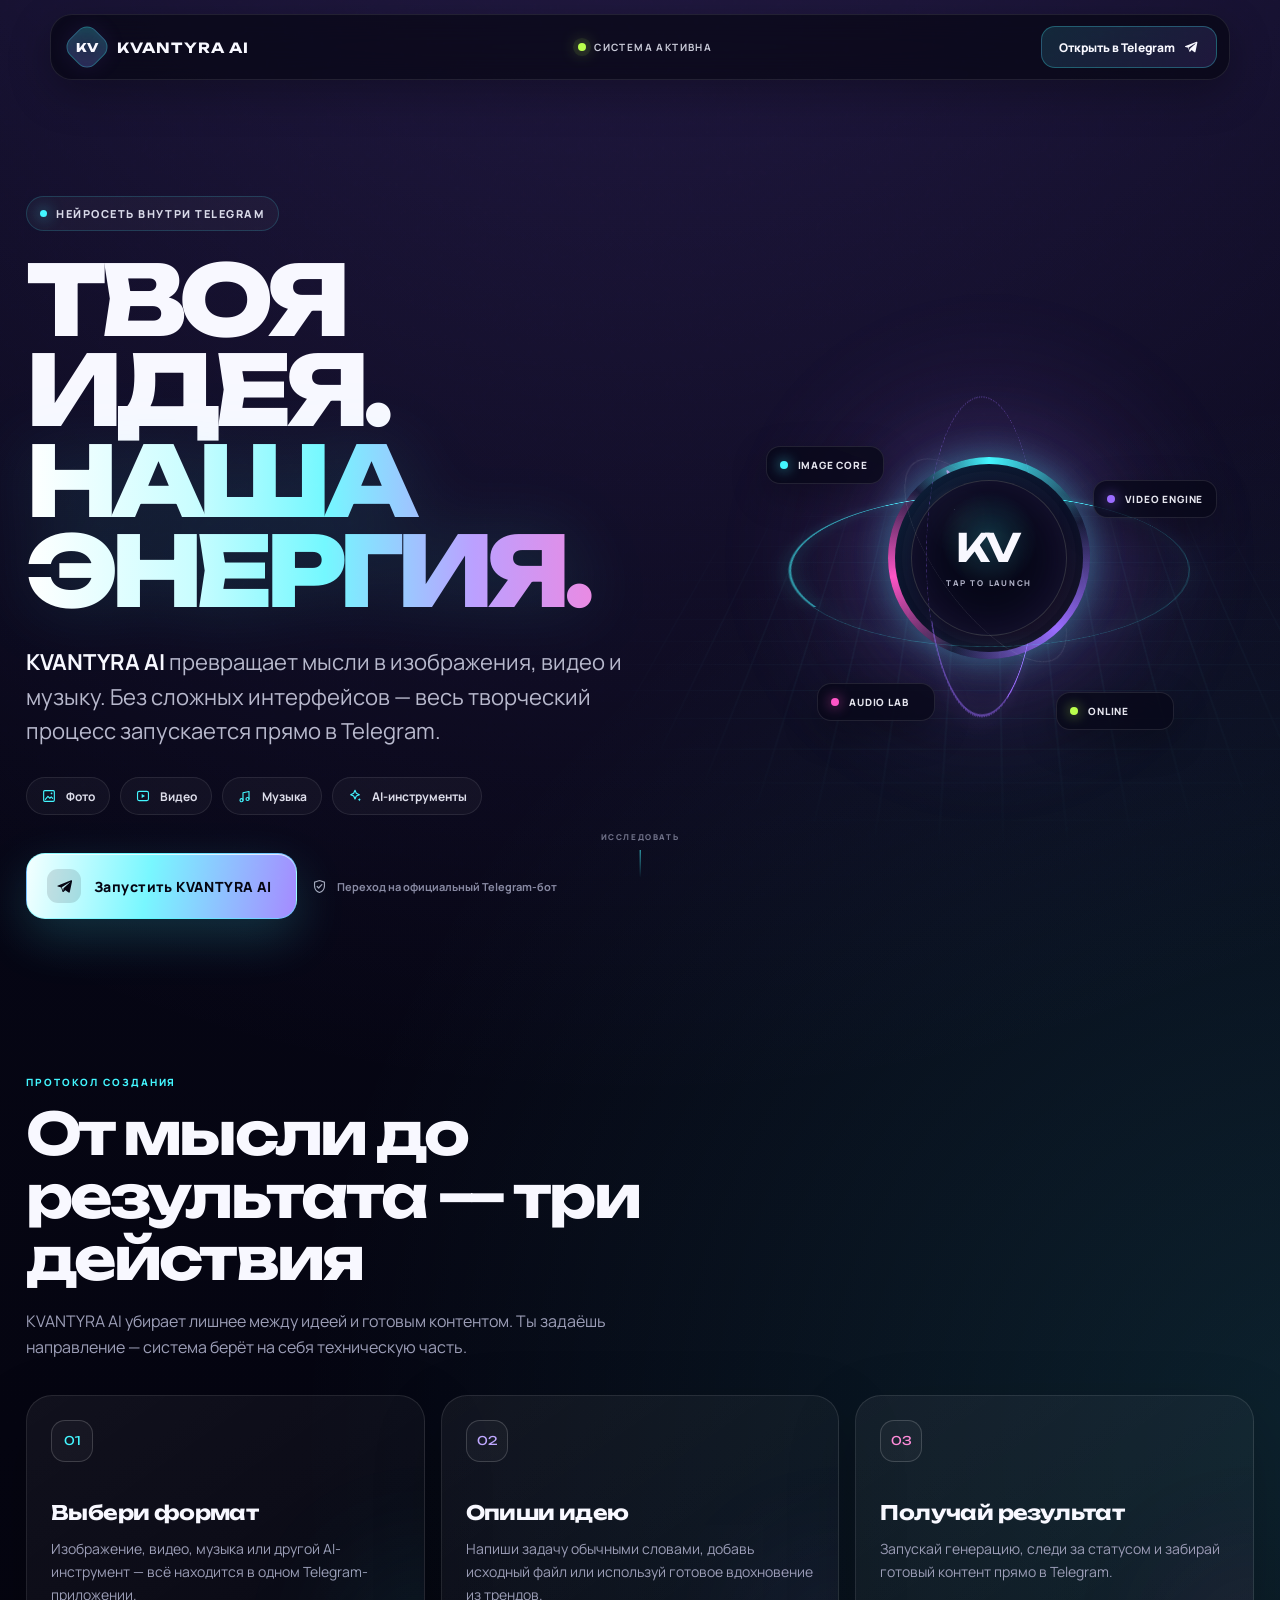
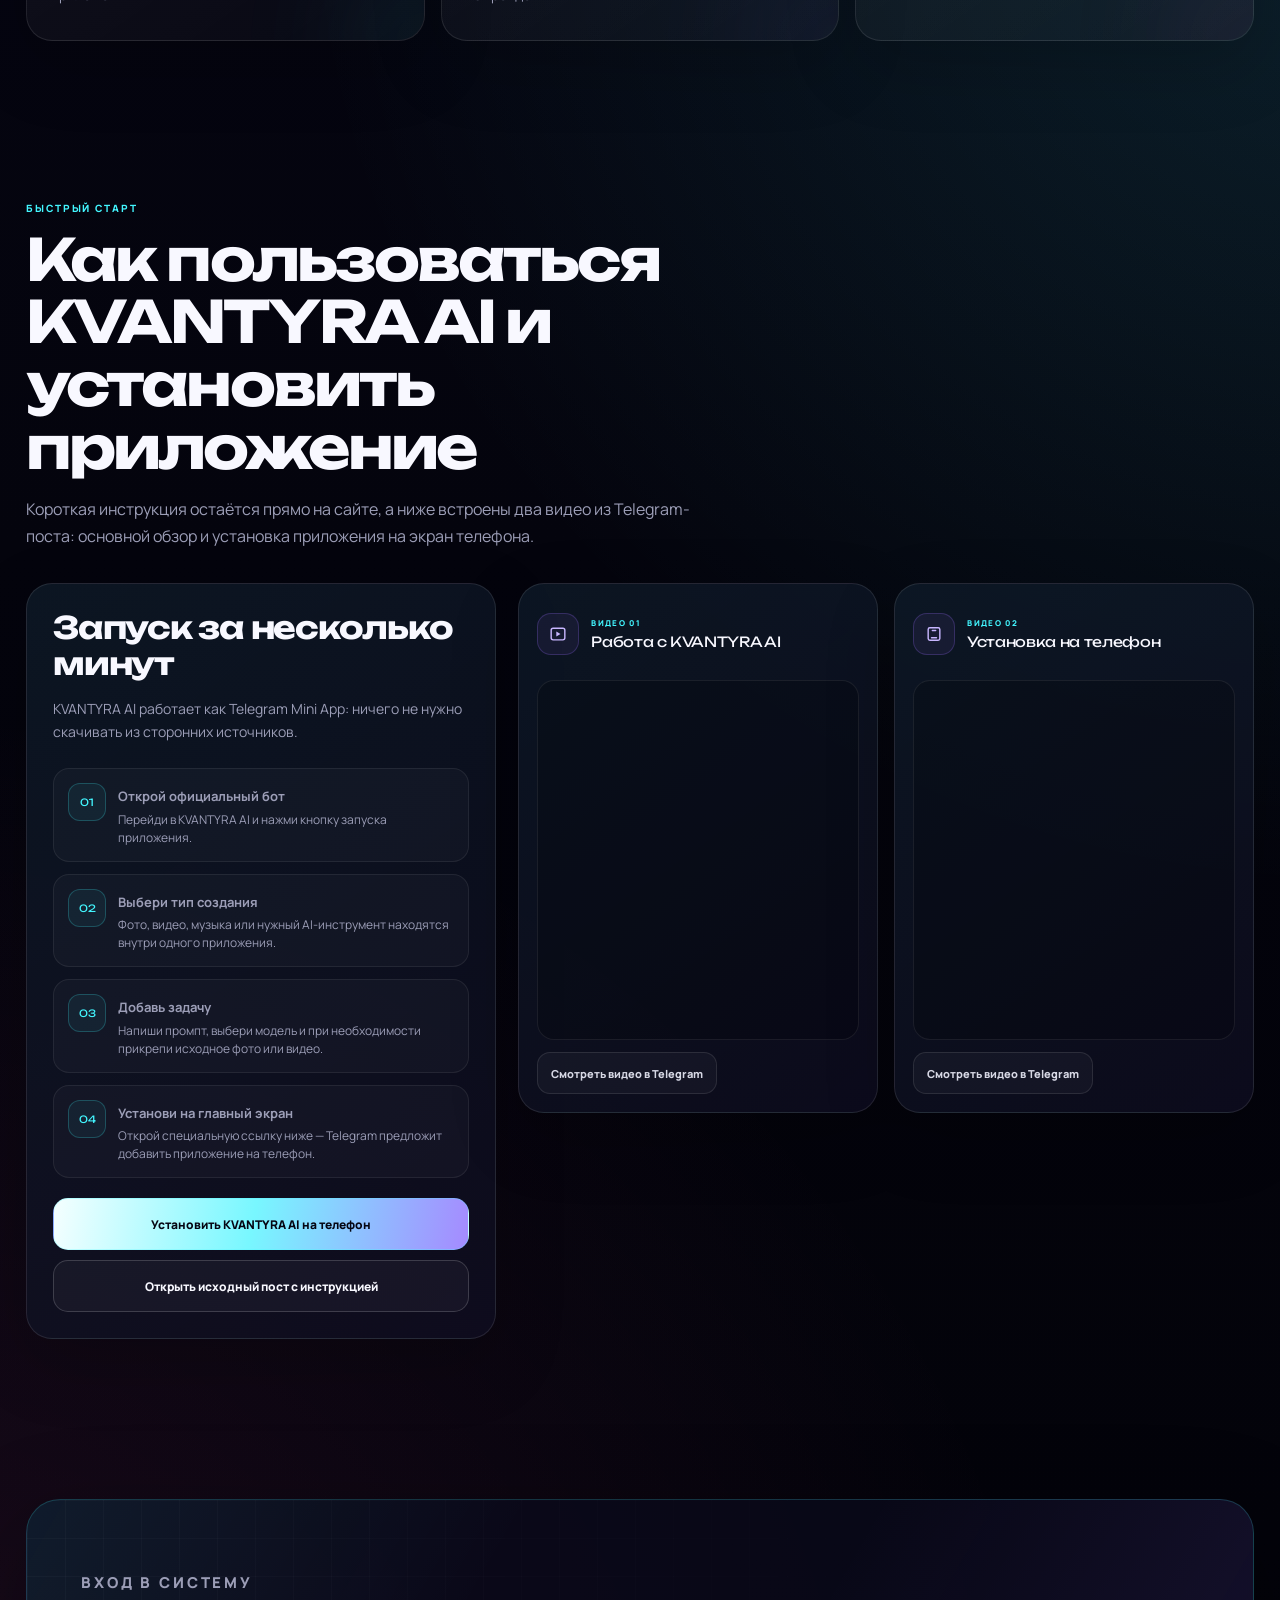
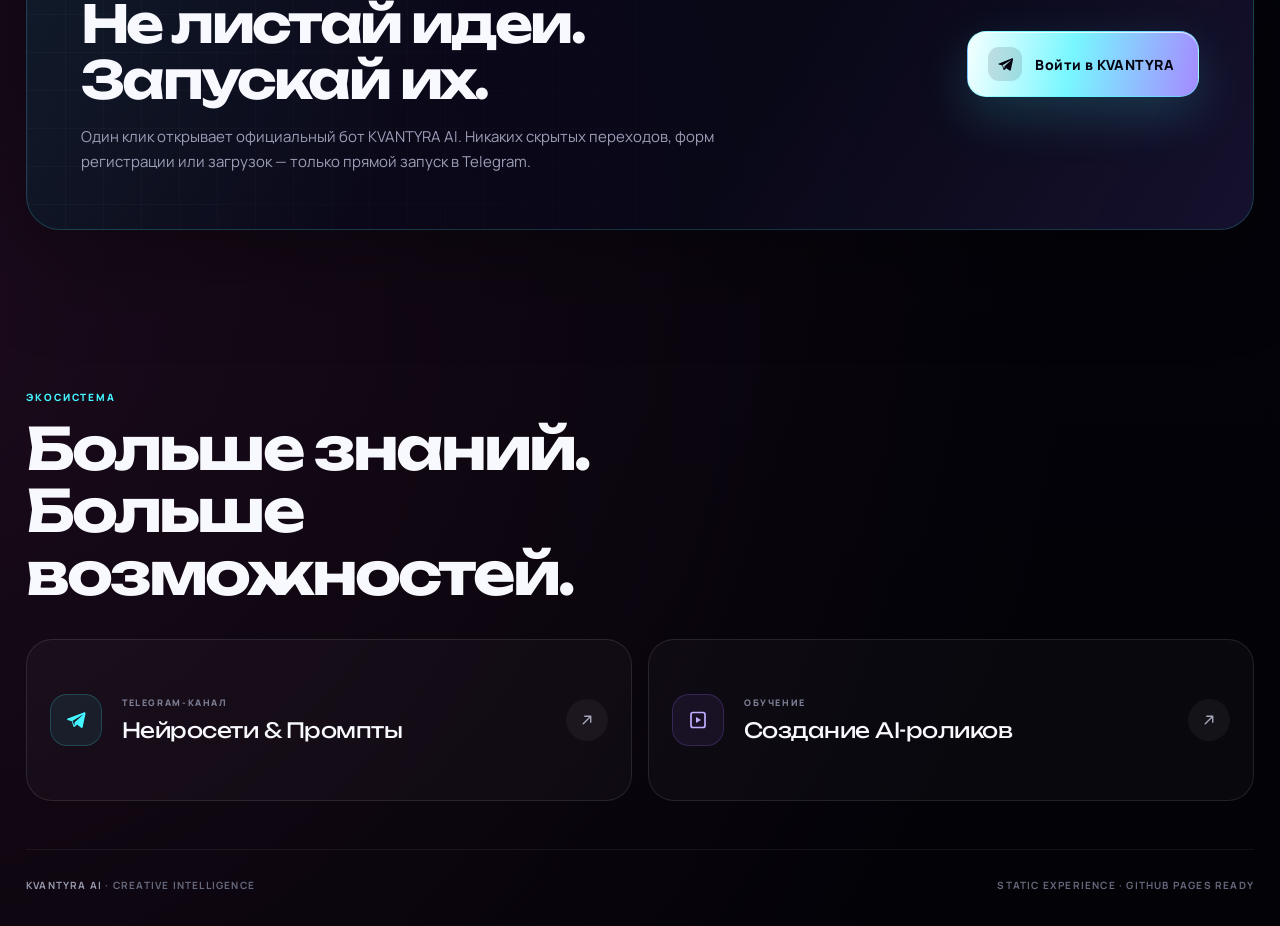
<file: index_kvantyra_instruction.html>
<!DOCTYPE html>
<html lang="ru">
<head>
    <meta charset="UTF-8">
    <meta name="viewport" content="width=device-width, initial-scale=1, viewport-fit=cover">
    <meta name="theme-color" content="#050512">
    <meta name="description" content="KVANTYRA AI — единое пространство для генерации изображений, видео и музыки внутри Telegram.">
    <meta property="og:title" content="KVANTYRA AI">
    <meta property="og:description" content="Запусти свою идею. KVANTYRA AI превратит её в изображение, видео или музыку.">
    <meta property="og:type" content="website">
    <meta name="twitter:card" content="summary">

    <title>KVANTYRA AI — Запусти идею</title>

    <link rel="preconnect" href="https://fonts.googleapis.com">
    <link rel="preconnect" href="https://fonts.gstatic.com" crossorigin>
    <link href="https://fonts.googleapis.com/css2?family=Manrope:wght@400;500;600;700;800&family=Unbounded:wght@500;600;700;800&display=swap" rel="stylesheet">

    <style>
        :root {
            --bg: #050512;
            --bg-deep: #020207;
            --panel: rgba(12, 12, 31, .72);
            --panel-strong: rgba(13, 14, 36, .92);
            --line: rgba(255, 255, 255, .10);
            --line-strong: rgba(255, 255, 255, .17);
            --text: #f8f8ff;
            --muted: #9c9eb7;
            --cyan: #43f6ff;
            --cyan-rgb: 67, 246, 255;
            --violet: #9b6cff;
            --violet-rgb: 155, 108, 255;
            --pink: #ff55c7;
            --lime: #baff4d;
            --content: 1180px;
            --radius-xl: 34px;
            --radius-lg: 26px;
            --radius-md: 18px;
            --ease: cubic-bezier(.2, .8, .2, 1);
        }

        * {
            box-sizing: border-box;
        }

        html {
            min-height: 100%;
            background: var(--bg-deep);
            scroll-behavior: smooth;
        }

        body {
            min-height: 100vh;
            margin: 0;
            overflow-x: hidden;
            color: var(--text);
            font-family: "Manrope", sans-serif;
            background:
                radial-gradient(circle at 50% -10%, rgba(var(--violet-rgb), .22), transparent 33%),
                radial-gradient(circle at 105% 35%, rgba(var(--cyan-rgb), .12), transparent 35%),
                radial-gradient(circle at -10% 85%, rgba(255, 85, 199, .10), transparent 32%),
                linear-gradient(180deg, #070719 0%, #04040d 52%, #020207 100%);
        }

        body::before {
            content: "";
            position: fixed;
            inset: 0;
            z-index: -6;
            pointer-events: none;
            background-image:
                linear-gradient(rgba(255, 255, 255, .027) 1px, transparent 1px),
                linear-gradient(90deg, rgba(255, 255, 255, .027) 1px, transparent 1px);
            background-size: 64px 64px;
            -webkit-mask-image: radial-gradient(circle at 50% 32%, #000 0%, transparent 74%);
            mask-image: radial-gradient(circle at 50% 32%, #000 0%, transparent 74%);
        }

        body::after {
            content: "";
            position: fixed;
            inset: 0;
            z-index: 30;
            pointer-events: none;
            opacity: .05;
            background-image: url("data:image/svg+xml,%3Csvg viewBox='0 0 180 180' xmlns='http://www.w3.org/2000/svg'%3E%3Cfilter id='n'%3E%3CfeTurbulence type='fractalNoise' baseFrequency='.9' numOctaves='3' stitchTiles='stitch'/%3E%3C/filter%3E%3Crect width='100%25' height='100%25' filter='url(%23n)' opacity='.5'/%3E%3C/svg%3E");
            mix-blend-mode: soft-light;
        }

        a {
            color: inherit;
        }

        button,
        a {
            -webkit-tap-highlight-color: transparent;
        }

        .aurora {
            position: fixed;
            inset: 0;
            z-index: -5;
            overflow: hidden;
            pointer-events: none;
        }

        .aurora span {
            position: absolute;
            width: min(60vw, 720px);
            aspect-ratio: 1;
            border-radius: 50%;
            filter: blur(120px);
            opacity: .11;
            animation: auroraMove 18s ease-in-out infinite alternate;
        }

        .aurora span:nth-child(1) {
            top: -24%;
            left: -18%;
            background: var(--cyan);
        }

        .aurora span:nth-child(2) {
            right: -22%;
            top: 14%;
            background: var(--violet);
            animation-delay: -6s;
        }

        .aurora span:nth-child(3) {
            left: 28%;
            bottom: -35%;
            background: var(--pink);
            animation-delay: -11s;
        }

        #particleCanvas {
            position: fixed;
            inset: 0;
            z-index: -4;
            width: 100%;
            height: 100%;
            pointer-events: none;
            opacity: .78;
        }

        .boot {
            position: fixed;
            inset: 0;
            z-index: 100;
            display: grid;
            place-items: center;
            padding: 24px;
            background: #020207;
            transition: opacity .65s var(--ease), visibility .65s var(--ease);
        }

        .boot.is-hidden {
            opacity: 0;
            visibility: hidden;
        }

        .boot-inner {
            width: min(460px, 100%);
            text-align: center;
        }

        .boot-mark {
            position: relative;
            width: 108px;
            height: 108px;
            margin: 0 auto 26px;
            display: grid;
            place-items: center;
            border: 1px solid rgba(var(--cyan-rgb), .46);
            border-radius: 32px;
            background: linear-gradient(145deg, rgba(var(--cyan-rgb), .14), rgba(var(--violet-rgb), .14));
            box-shadow: 0 0 50px rgba(var(--cyan-rgb), .16);
            transform: rotate(45deg);
            animation: bootFloat 1.5s ease-in-out infinite alternate;
        }

        .boot-mark::before,
        .boot-mark::after {
            content: "";
            position: absolute;
            inset: 10px;
            border: 1px solid rgba(255, 255, 255, .14);
            border-radius: 25px;
        }

        .boot-mark::after {
            inset: -11px;
            border-style: dashed;
            border-color: rgba(var(--violet-rgb), .32);
            animation: spin 7s linear infinite;
        }

        .boot-mark span {
            font-family: "Unbounded", sans-serif;
            font-size: 30px;
            font-weight: 800;
            letter-spacing: -.08em;
            transform: rotate(-45deg);
        }

        .boot-title {
            margin: 0 0 14px;
            font-family: "Unbounded", sans-serif;
            font-size: clamp(19px, 5vw, 28px);
            letter-spacing: .06em;
        }

        .boot-line {
            height: 3px;
            overflow: hidden;
            border-radius: 999px;
            background: rgba(255, 255, 255, .07);
        }

        .boot-line::after {
            content: "";
            display: block;
            width: 42%;
            height: 100%;
            border-radius: inherit;
            background: linear-gradient(90deg, var(--violet), var(--cyan));
            box-shadow: 0 0 16px rgba(var(--cyan-rgb), .65);
            animation: bootLine 1.15s var(--ease) infinite;
        }

        .boot-status {
            min-height: 18px;
            margin: 12px 0 0;
            color: var(--muted);
            font-size: 11px;
            font-weight: 700;
            letter-spacing: .18em;
            text-transform: uppercase;
        }

        .shell {
            width: min(100%, calc(var(--content) + 48px));
            margin: 0 auto;
            padding: 0 24px;
        }

        .topbar {
            position: sticky;
            top: 0;
            z-index: 20;
            padding-top: max(14px, env(safe-area-inset-top));
        }

        .topbar-inner {
            min-height: 66px;
            padding: 10px 12px 10px 18px;
            display: flex;
            align-items: center;
            justify-content: space-between;
            gap: 16px;
            border: 1px solid rgba(255, 255, 255, .09);
            border-radius: 22px;
            background: rgba(6, 6, 18, .68);
            box-shadow: 0 14px 42px rgba(0, 0, 0, .28);
            backdrop-filter: blur(22px);
            -webkit-backdrop-filter: blur(22px);
        }

        .brand {
            display: flex;
            align-items: center;
            gap: 12px;
            min-width: 0;
            text-decoration: none;
        }

        .brand-glyph {
            position: relative;
            width: 36px;
            height: 36px;
            flex: 0 0 auto;
            display: grid;
            place-items: center;
            border-radius: 12px;
            background: linear-gradient(145deg, rgba(var(--cyan-rgb), .22), rgba(var(--violet-rgb), .23));
            border: 1px solid rgba(var(--cyan-rgb), .28);
            box-shadow: inset 0 0 18px rgba(var(--cyan-rgb), .08), 0 0 22px rgba(var(--violet-rgb), .10);
            transform: rotate(45deg);
        }

        .brand-glyph span {
            font-family: "Unbounded", sans-serif;
            font-size: 12px;
            font-weight: 800;
            transform: rotate(-45deg);
        }

        .brand-name {
            overflow: hidden;
            font-family: "Unbounded", sans-serif;
            font-size: 14px;
            font-weight: 700;
            letter-spacing: .08em;
            white-space: nowrap;
            text-overflow: ellipsis;
        }

        .system-status {
            display: inline-flex;
            align-items: center;
            gap: 8px;
            color: #c9cad8;
            font-size: 10px;
            font-weight: 700;
            letter-spacing: .14em;
            text-transform: uppercase;
        }

        .system-status::before {
            content: "";
            width: 8px;
            height: 8px;
            border-radius: 50%;
            background: var(--lime);
            box-shadow: 0 0 0 5px rgba(186, 255, 77, .08), 0 0 16px rgba(186, 255, 77, .72);
            animation: statusPulse 2s ease-in-out infinite;
        }

        .top-cta {
            min-height: 42px;
            padding: 0 17px;
            display: inline-flex;
            align-items: center;
            justify-content: center;
            gap: 8px;
            border: 1px solid rgba(var(--cyan-rgb), .28);
            border-radius: 14px;
            color: var(--text);
            font-size: 12px;
            font-weight: 800;
            text-decoration: none;
            background: linear-gradient(135deg, rgba(var(--cyan-rgb), .13), rgba(var(--violet-rgb), .14));
            transition: transform .24s var(--ease), border-color .24s ease, background .24s ease;
        }

        .top-cta:hover,
        .top-cta:focus-visible {
            transform: translateY(-2px);
            border-color: rgba(var(--cyan-rgb), .62);
            background: linear-gradient(135deg, rgba(var(--cyan-rgb), .20), rgba(var(--violet-rgb), .20));
            outline: none;
        }

        .hero {
            min-height: calc(100vh - 82px);
            padding: clamp(64px, 10vw, 116px) 0 76px;
            display: grid;
            grid-template-columns: minmax(0, 1.08fr) minmax(360px, .92fr);
            align-items: center;
            gap: clamp(34px, 6vw, 88px);
        }

        .hero-copy {
            position: relative;
            z-index: 2;
        }

        .eyebrow {
            width: fit-content;
            margin: 0 0 24px;
            padding: 9px 13px;
            display: inline-flex;
            align-items: center;
            gap: 9px;
            border: 1px solid rgba(var(--cyan-rgb), .17);
            border-radius: 999px;
            color: #d8d9e8;
            font-size: 11px;
            font-weight: 800;
            letter-spacing: .14em;
            text-transform: uppercase;
            background: rgba(255, 255, 255, .035);
        }

        .eyebrow-dot {
            width: 7px;
            height: 7px;
            border-radius: 50%;
            background: var(--cyan);
            box-shadow: 0 0 15px rgba(var(--cyan-rgb), .9);
        }

        .hero-title {
            max-width: 780px;
            margin: 0;
            font-family: "Unbounded", sans-serif;
            font-size: clamp(48px, 7.6vw, 102px);
            font-weight: 800;
            line-height: .93;
            letter-spacing: -.075em;
            text-transform: uppercase;
        }

        .hero-title .line {
            display: block;
        }

        .hero-title .gradient {
            padding-right: .08em;
            color: transparent;
            background: linear-gradient(90deg, #fff 0%, #c9fdff 27%, #74f8ff 48%, #bba0ff 72%, #ff80d6 100%);
            background-clip: text;
            -webkit-background-clip: text;
            filter: drop-shadow(0 0 34px rgba(var(--cyan-rgb), .13));
        }

        .hero-description {
            max-width: 670px;
            margin: 28px 0 0;
            color: #b8b9cd;
            font-size: clamp(17px, 2.1vw, 22px);
            line-height: 1.58;
        }

        .hero-description strong {
            color: var(--text);
            font-weight: 700;
        }

        .capabilities {
            margin: 28px 0 0;
            display: flex;
            flex-wrap: wrap;
            gap: 10px;
        }

        .capability {
            min-height: 38px;
            padding: 0 14px;
            display: inline-flex;
            align-items: center;
            gap: 9px;
            border: 1px solid rgba(255, 255, 255, .09);
            border-radius: 999px;
            color: #ddddea;
            font-size: 12px;
            font-weight: 700;
            background: rgba(255, 255, 255, .035);
        }

        .capability svg {
            width: 16px;
            height: 16px;
            color: var(--cyan);
        }

        .hero-actions {
            margin-top: 38px;
            display: flex;
            flex-wrap: wrap;
            align-items: center;
            gap: 14px;
        }

        .launch-button {
            position: relative;
            min-height: 66px;
            padding: 0 24px 0 20px;
            overflow: hidden;
            display: inline-flex;
            align-items: center;
            justify-content: center;
            gap: 13px;
            border: 1px solid rgba(var(--cyan-rgb), .48);
            border-radius: 19px;
            color: #050512;
            font-size: 14px;
            font-weight: 900;
            letter-spacing: .03em;
            text-decoration: none;
            background: linear-gradient(100deg, #f5ffff 0%, #78f7ff 45%, #a58aff 100%);
            box-shadow: 0 18px 50px rgba(var(--cyan-rgb), .18), inset 0 1px 0 rgba(255, 255, 255, .72);
            isolation: isolate;
            transition: transform .28s var(--ease), box-shadow .28s ease, filter .28s ease;
        }

        .launch-button::before {
            content: "";
            position: absolute;
            inset: -2px;
            z-index: -1;
            background: linear-gradient(105deg, transparent 25%, rgba(255, 255, 255, .74) 47%, transparent 68%);
            transform: translateX(-115%);
            animation: launchSweep 4.2s ease-in-out infinite;
        }

        .launch-button:hover,
        .launch-button:focus-visible {
            transform: translateY(-4px) scale(1.012);
            filter: brightness(1.05);
            box-shadow: 0 25px 70px rgba(var(--cyan-rgb), .28), 0 0 0 6px rgba(var(--cyan-rgb), .055);
            outline: none;
        }

        .launch-button:active {
            transform: scale(.985);
        }

        .launch-icon {
            width: 34px;
            height: 34px;
            display: grid;
            place-items: center;
            border-radius: 11px;
            background: rgba(5, 5, 18, .12);
        }

        .launch-icon svg {
            width: 19px;
            height: 19px;
        }

        .trust-note {
            display: inline-flex;
            align-items: center;
            gap: 9px;
            color: #888aa3;
            font-size: 11px;
            font-weight: 700;
        }

        .trust-note svg {
            width: 17px;
            height: 17px;
            color: #a6a8bc;
        }

        .core-stage {
            position: relative;
            min-height: 590px;
            display: grid;
            place-items: center;
            perspective: 1100px;
        }

        .core-stage::before {
            content: "";
            position: absolute;
            width: 92%;
            aspect-ratio: 1;
            border-radius: 50%;
            background: radial-gradient(circle, rgba(var(--cyan-rgb), .15), rgba(var(--violet-rgb), .07) 42%, transparent 70%);
            filter: blur(28px);
            animation: coreAura 5s ease-in-out infinite;
        }

        .core-grid {
            position: absolute;
            width: min(560px, 100%);
            aspect-ratio: 1;
            border-radius: 50%;
            opacity: .54;
            background-image:
                linear-gradient(rgba(var(--cyan-rgb), .07) 1px, transparent 1px),
                linear-gradient(90deg, rgba(var(--cyan-rgb), .07) 1px, transparent 1px);
            background-size: 34px 34px;
            -webkit-mask-image: radial-gradient(circle, #000 0 38%, transparent 72%);
            mask-image: radial-gradient(circle, #000 0 38%, transparent 72%);
            transform: rotateX(66deg) translateY(125px) scale(1.2);
        }

        .core {
            position: relative;
            width: min(430px, 86vw);
            aspect-ratio: 1;
            display: grid;
            place-items: center;
            transform-style: preserve-3d;
            transition: transform .18s ease-out;
        }

        .orbit {
            position: absolute;
            inset: 0;
            border-radius: 50%;
            pointer-events: none;
        }

        .orbit::before,
        .orbit::after {
            content: "";
            position: absolute;
            inset: 0;
            border-radius: inherit;
        }

        .orbit-one {
            inset: 4%;
            border: 1px solid rgba(var(--cyan-rgb), .28);
            box-shadow: inset 0 0 34px rgba(var(--cyan-rgb), .055), 0 0 30px rgba(var(--cyan-rgb), .04);
            transform: rotateX(68deg) rotateZ(8deg);
            animation: orbitOne 12s linear infinite;
        }

        .orbit-one::before {
            border: 2px solid transparent;
            border-top-color: var(--cyan);
            border-left-color: rgba(var(--cyan-rgb), .58);
            filter: drop-shadow(0 0 9px rgba(var(--cyan-rgb), .78));
        }

        .orbit-two {
            inset: 13%;
            border: 1px dashed rgba(var(--violet-rgb), .44);
            transform: rotateY(70deg) rotateZ(24deg);
            animation: orbitTwo 9s linear infinite reverse;
        }

        .orbit-two::before {
            border: 2px solid transparent;
            border-right-color: var(--violet);
            border-bottom-color: rgba(var(--violet-rgb), .52);
            filter: drop-shadow(0 0 10px rgba(var(--violet-rgb), .7));
        }

        .orbit-three {
            inset: 22%;
            border: 1px solid rgba(255, 255, 255, .11);
            transform: rotateX(54deg) rotateY(48deg);
            animation: orbitThree 7s linear infinite;
        }

        .orbit-three::after {
            width: 9px;
            height: 9px;
            top: 13%;
            left: 22%;
            border-radius: 50%;
            background: var(--pink);
            box-shadow: 0 0 18px rgba(255, 85, 199, .9);
        }

        .core-shell {
            position: relative;
            width: 202px;
            aspect-ratio: 1;
            padding: 1px;
            display: grid;
            place-items: center;
            border-radius: 50%;
            background: conic-gradient(from 0deg, var(--cyan), transparent 19%, var(--violet) 38%, transparent 56%, var(--pink) 72%, transparent 87%, var(--cyan));
            box-shadow:
                0 0 34px rgba(var(--cyan-rgb), .32),
                0 0 85px rgba(var(--violet-rgb), .22),
                0 0 130px rgba(255, 85, 199, .10);
            animation: coreShellSpin 12s linear infinite;
        }

        .core-shell::before {
            content: "";
            position: absolute;
            inset: 7px;
            border-radius: 50%;
            background: radial-gradient(circle at 35% 30%, rgba(255, 255, 255, .20), transparent 20%), linear-gradient(145deg, #0b1730, #0a0820 52%, #16091d);
            box-shadow: inset 0 0 34px rgba(var(--cyan-rgb), .09);
        }

        .core-button {
            position: relative;
            z-index: 4;
            width: 156px;
            aspect-ratio: 1;
            display: grid;
            place-items: center;
            border: 1px solid rgba(255, 255, 255, .17);
            border-radius: 50%;
            color: var(--text);
            text-decoration: none;
            background:
                radial-gradient(circle at 50% 38%, rgba(var(--cyan-rgb), .18), transparent 39%),
                rgba(7, 8, 25, .88);
            box-shadow: inset 0 0 48px rgba(var(--violet-rgb), .13), 0 0 0 9px rgba(255, 255, 255, .018);
            transform: rotate(-360deg);
            transition: transform .35s var(--ease), box-shadow .35s ease, border-color .35s ease;
            animation: coreCounterSpin 12s linear infinite;
        }

        .core-button:hover,
        .core-button:focus-visible {
            border-color: rgba(var(--cyan-rgb), .54);
            box-shadow: inset 0 0 58px rgba(var(--cyan-rgb), .17), 0 0 0 12px rgba(var(--cyan-rgb), .038), 0 0 48px rgba(var(--cyan-rgb), .22);
            outline: none;
        }

        .core-label {
            text-align: center;
        }

        .core-label strong {
            display: block;
            font-family: "Unbounded", sans-serif;
            font-size: 39px;
            line-height: 1;
            letter-spacing: -.12em;
            transform: translateX(-3px);
        }

        .core-label span {
            display: block;
            margin-top: 10px;
            color: #afb1c6;
            font-size: 8px;
            font-weight: 800;
            letter-spacing: .22em;
            text-transform: uppercase;
        }

        .node {
            position: absolute;
            min-width: 118px;
            padding: 11px 13px;
            display: flex;
            align-items: center;
            gap: 10px;
            border: 1px solid rgba(255, 255, 255, .10);
            border-radius: 14px;
            color: #e5e5ee;
            font-size: 10px;
            font-weight: 800;
            letter-spacing: .08em;
            text-transform: uppercase;
            background: rgba(8, 8, 24, .74);
            box-shadow: 0 12px 35px rgba(0, 0, 0, .28);
            backdrop-filter: blur(14px);
            -webkit-backdrop-filter: blur(14px);
            animation: nodeFloat 4s ease-in-out infinite;
        }

        .node::before {
            content: "";
            width: 8px;
            height: 8px;
            flex: 0 0 auto;
            border-radius: 50%;
            background: var(--cyan);
            box-shadow: 0 0 13px rgba(var(--cyan-rgb), .84);
        }

        .node-photo {
            left: -2%;
            top: 24%;
        }

        .node-video {
            right: -3%;
            top: 32%;
            animation-delay: -1.1s;
        }

        .node-music {
            left: 10%;
            bottom: 12%;
            animation-delay: -2.2s;
        }

        .node-ai {
            right: 7%;
            bottom: 10%;
            animation-delay: -3.1s;
        }

        .node-video::before {
            background: var(--violet);
            box-shadow: 0 0 13px rgba(var(--violet-rgb), .84);
        }

        .node-music::before {
            background: var(--pink);
            box-shadow: 0 0 13px rgba(255, 85, 199, .84);
        }

        .node-ai::before {
            background: var(--lime);
            box-shadow: 0 0 13px rgba(186, 255, 77, .74);
        }

        .scroll-cue {
            position: absolute;
            left: 50%;
            bottom: 22px;
            display: inline-flex;
            flex-direction: column;
            align-items: center;
            gap: 8px;
            color: #707289;
            font-size: 8px;
            font-weight: 800;
            letter-spacing: .2em;
            text-transform: uppercase;
            transform: translateX(-50%);
        }

        .scroll-cue::after {
            content: "";
            width: 1px;
            height: 28px;
            background: linear-gradient(to bottom, rgba(var(--cyan-rgb), .8), transparent);
            animation: scrollCue 1.7s ease-in-out infinite;
        }

        .section {
            padding: 80px 0;
        }

        .section-head {
            max-width: 790px;
            margin-bottom: 34px;
        }

        .section-kicker {
            margin: 0 0 13px;
            color: var(--cyan);
            font-size: 10px;
            font-weight: 800;
            letter-spacing: .19em;
            text-transform: uppercase;
        }

        .section-title {
            margin: 0;
            font-family: "Unbounded", sans-serif;
            font-size: clamp(30px, 5vw, 58px);
            line-height: 1.08;
            letter-spacing: -.05em;
        }

        .section-description {
            max-width: 680px;
            margin: 18px 0 0;
            color: var(--muted);
            font-size: 16px;
            line-height: 1.65;
        }

        .flow-grid {
            display: grid;
            grid-template-columns: repeat(3, 1fr);
            gap: 16px;
        }

        .flow-card {
            position: relative;
            min-height: 246px;
            padding: 24px;
            overflow: hidden;
            border: 1px solid var(--line);
            border-radius: var(--radius-lg);
            background: linear-gradient(145deg, rgba(255, 255, 255, .052), rgba(255, 255, 255, .018));
            box-shadow: 0 24px 70px rgba(0, 0, 0, .19);
            transition: transform .3s var(--ease), border-color .3s ease, background .3s ease;
        }

        .flow-card:hover {
            transform: translateY(-7px);
            border-color: rgba(var(--cyan-rgb), .24);
            background: linear-gradient(145deg, rgba(var(--cyan-rgb), .07), rgba(var(--violet-rgb), .035));
        }

        .flow-card::after {
            content: "";
            position: absolute;
            width: 150px;
            height: 150px;
            right: -75px;
            bottom: -75px;
            border-radius: 50%;
            background: var(--cyan);
            filter: blur(70px);
            opacity: .10;
        }

        .flow-card:nth-child(2)::after {
            background: var(--violet);
        }

        .flow-card:nth-child(3)::after {
            background: var(--pink);
        }

        .flow-index {
            width: 42px;
            height: 42px;
            display: grid;
            place-items: center;
            border: 1px solid var(--line-strong);
            border-radius: 14px;
            color: var(--cyan);
            font-family: "Unbounded", sans-serif;
            font-size: 12px;
            background: rgba(255, 255, 255, .03);
        }

        .flow-card:nth-child(2) .flow-index {
            color: #bfa8ff;
        }

        .flow-card:nth-child(3) .flow-index {
            color: #ff8cd9;
        }

        .flow-card h3 {
            margin: 38px 0 12px;
            font-family: "Unbounded", sans-serif;
            font-size: 20px;
            letter-spacing: -.03em;
        }

        .flow-card p {
            margin: 0;
            color: var(--muted);
            font-size: 14px;
            line-height: 1.65;
        }


        .guide-layout {
            display: grid;
            grid-template-columns: minmax(300px, .78fr) minmax(0, 1.22fr);
            align-items: start;
            gap: 22px;
        }

        .guide-panel,
        .video-guide-card {
            border: 1px solid var(--line);
            border-radius: var(--radius-lg);
            background:
                linear-gradient(145deg, rgba(var(--cyan-rgb), .055), rgba(var(--violet-rgb), .028)),
                rgba(10, 10, 27, .70);
            box-shadow: 0 24px 70px rgba(0, 0, 0, .20);
        }

        .guide-panel {
            position: sticky;
            top: 102px;
            padding: 26px;
        }

        .guide-panel h3 {
            margin: 0;
            font-family: "Unbounded", sans-serif;
            font-size: clamp(22px, 3vw, 31px);
            line-height: 1.16;
            letter-spacing: -.04em;
        }

        .guide-panel > p {
            margin: 15px 0 0;
            color: var(--muted);
            font-size: 14px;
            line-height: 1.65;
        }

        .guide-steps {
            margin: 25px 0 0;
            display: grid;
            gap: 12px;
        }

        .guide-step {
            padding: 14px;
            display: grid;
            grid-template-columns: 38px minmax(0, 1fr);
            align-items: start;
            gap: 12px;
            border: 1px solid rgba(255, 255, 255, .075);
            border-radius: 16px;
            background: rgba(255, 255, 255, .026);
        }

        .guide-step-index {
            width: 38px;
            height: 38px;
            display: grid;
            place-items: center;
            border: 1px solid rgba(var(--cyan-rgb), .22);
            border-radius: 12px;
            color: var(--cyan);
            font-family: "Unbounded", sans-serif;
            font-size: 10px;
            background: rgba(var(--cyan-rgb), .055);
        }

        .guide-step strong {
            display: block;
            font-size: 13px;
        }

        .guide-step span:last-child {
            display: block;
            margin-top: 4px;
            color: var(--muted);
            font-size: 12px;
            line-height: 1.5;
        }

        .guide-actions {
            margin-top: 20px;
            display: grid;
            gap: 10px;
        }

        .guide-button {
            min-height: 52px;
            padding: 0 16px;
            display: inline-flex;
            align-items: center;
            justify-content: center;
            gap: 10px;
            border: 1px solid rgba(var(--cyan-rgb), .28);
            border-radius: 15px;
            color: #050512;
            font-size: 12px;
            font-weight: 900;
            text-align: center;
            text-decoration: none;
            background: linear-gradient(100deg, #f5ffff 0%, #78f7ff 48%, #a58aff 100%);
            transition: transform .25s var(--ease), filter .25s ease;
        }

        .guide-button.secondary {
            color: var(--text);
            border-color: var(--line-strong);
            background: rgba(255, 255, 255, .04);
        }

        .guide-button:hover,
        .guide-button:focus-visible {
            transform: translateY(-3px);
            filter: brightness(1.06);
            outline: none;
        }

        .video-guide-grid {
            display: grid;
            grid-template-columns: repeat(2, minmax(0, 1fr));
            gap: 16px;
        }

        .video-guide-card {
            min-width: 0;
            padding: 18px;
            overflow: hidden;
        }

        .video-guide-head {
            min-height: 64px;
            margin-bottom: 14px;
            display: flex;
            align-items: center;
            gap: 12px;
        }

        .video-guide-icon {
            width: 42px;
            height: 42px;
            flex: 0 0 auto;
            display: grid;
            place-items: center;
            border: 1px solid rgba(var(--violet-rgb), .24);
            border-radius: 14px;
            color: #c8b6ff;
            background: rgba(var(--violet-rgb), .075);
        }

        .video-guide-icon svg {
            width: 20px;
            height: 20px;
        }

        .video-guide-label {
            display: block;
            color: var(--cyan);
            font-size: 8px;
            font-weight: 800;
            letter-spacing: .17em;
            text-transform: uppercase;
        }

        .video-guide-title {
            display: block;
            margin-top: 5px;
            font-family: "Unbounded", sans-serif;
            font-size: 14px;
            line-height: 1.3;
            letter-spacing: -.025em;
        }

        .telegram-embed {
            min-height: 360px;
            padding: 8px;
            overflow: hidden;
            border: 1px solid rgba(255, 255, 255, .075);
            border-radius: 17px;
            background: rgba(0, 0, 0, .20);
        }

        .telegram-embed iframe {
            max-width: 100% !important;
            border-radius: 12px;
        }

        .video-fallback {
            min-height: 42px;
            margin-top: 12px;
            padding: 0 13px;
            display: inline-flex;
            align-items: center;
            justify-content: center;
            border: 1px solid var(--line);
            border-radius: 13px;
            color: #d7d8e5;
            font-size: 11px;
            font-weight: 800;
            text-decoration: none;
            background: rgba(255, 255, 255, .035);
        }

        .video-fallback:hover,
        .video-fallback:focus-visible {
            border-color: rgba(var(--cyan-rgb), .30);
            outline: none;
        }

        .gateway {
            position: relative;
            padding: clamp(28px, 5vw, 54px);
            overflow: hidden;
            display: grid;
            grid-template-columns: minmax(0, 1fr) auto;
            align-items: center;
            gap: 34px;
            border: 1px solid rgba(var(--cyan-rgb), .18);
            border-radius: var(--radius-xl);
            background:
                linear-gradient(120deg, rgba(var(--cyan-rgb), .08), transparent 36%),
                linear-gradient(300deg, rgba(var(--violet-rgb), .10), transparent 40%),
                rgba(10, 10, 27, .75);
            box-shadow: 0 30px 100px rgba(0, 0, 0, .32);
        }

        .gateway::before {
            content: "";
            position: absolute;
            inset: 0;
            pointer-events: none;
            background-image:
                linear-gradient(rgba(255, 255, 255, .028) 1px, transparent 1px),
                linear-gradient(90deg, rgba(255, 255, 255, .028) 1px, transparent 1px);
            background-size: 38px 38px;
            -webkit-mask-image: linear-gradient(90deg, #000, transparent 78%);
            mask-image: linear-gradient(90deg, #000, transparent 78%);
        }

        .gateway-copy {
            position: relative;
            z-index: 2;
        }

        .gateway h2 {
            margin: 0;
            font-family: "Unbounded", sans-serif;
            font-size: clamp(28px, 4.3vw, 52px);
            line-height: 1.08;
            letter-spacing: -.05em;
        }

        .gateway p {
            max-width: 650px;
            margin: 17px 0 0;
            color: var(--muted);
            font-size: 15px;
            line-height: 1.65;
        }

        .gateway-action {
            position: relative;
            z-index: 2;
        }

        .links-section {
            padding-bottom: 48px;
        }

        .link-grid {
            display: grid;
            grid-template-columns: repeat(2, 1fr);
            gap: 16px;
        }

        .link-card {
            min-height: 162px;
            padding: 23px;
            display: flex;
            align-items: center;
            justify-content: space-between;
            gap: 20px;
            border: 1px solid var(--line);
            border-radius: var(--radius-lg);
            color: var(--text);
            text-decoration: none;
            background: rgba(255, 255, 255, .028);
            transition: transform .28s var(--ease), border-color .28s ease, background .28s ease;
        }

        .link-card:hover,
        .link-card:focus-visible {
            transform: translateY(-6px);
            border-color: rgba(var(--cyan-rgb), .24);
            background: rgba(var(--cyan-rgb), .055);
            outline: none;
        }

        .link-card:nth-child(2):hover,
        .link-card:nth-child(2):focus-visible {
            border-color: rgba(var(--violet-rgb), .28);
            background: rgba(var(--violet-rgb), .06);
        }

        .link-card-icon {
            width: 52px;
            height: 52px;
            flex: 0 0 auto;
            display: grid;
            place-items: center;
            border: 1px solid rgba(var(--cyan-rgb), .19);
            border-radius: 17px;
            color: var(--cyan);
            background: rgba(var(--cyan-rgb), .07);
        }

        .link-card:nth-child(2) .link-card-icon {
            color: #c2adff;
            border-color: rgba(var(--violet-rgb), .22);
            background: rgba(var(--violet-rgb), .08);
        }

        .link-card-icon svg {
            width: 24px;
            height: 24px;
        }

        .link-card-main {
            flex: 1;
            min-width: 0;
        }

        .link-card-label {
            display: block;
            color: #7f8197;
            font-size: 9px;
            font-weight: 800;
            letter-spacing: .18em;
            text-transform: uppercase;
        }

        .link-card-title {
            display: block;
            margin-top: 8px;
            font-family: "Unbounded", sans-serif;
            font-size: clamp(16px, 2.2vw, 21px);
            line-height: 1.25;
            letter-spacing: -.025em;
        }

        .link-card-arrow {
            width: 42px;
            height: 42px;
            flex: 0 0 auto;
            display: grid;
            place-items: center;
            border-radius: 50%;
            color: #a7a9bb;
            background: rgba(255, 255, 255, .045);
            transition: transform .28s var(--ease), color .28s ease;
        }

        .link-card:hover .link-card-arrow,
        .link-card:focus-visible .link-card-arrow {
            color: var(--text);
            transform: translate(3px, -3px);
        }

        .link-card-arrow svg {
            width: 18px;
            height: 18px;
        }

        .footer {
            padding: 28px 0 max(34px, env(safe-area-inset-bottom));
            border-top: 1px solid rgba(255, 255, 255, .06);
            display: flex;
            justify-content: space-between;
            gap: 18px;
            color: #66687c;
            font-size: 10px;
            font-weight: 700;
            letter-spacing: .12em;
            text-transform: uppercase;
        }

        .footer strong {
            color: #989aad;
        }

        .reveal {
            opacity: 0;
            transform: translateY(24px);
            transition: opacity .7s var(--ease), transform .7s var(--ease);
        }

        .reveal.is-visible {
            opacity: 1;
            transform: translateY(0);
        }

        @keyframes auroraMove {
            to { transform: translate3d(11vw, 9vh, 0) scale(1.15); }
        }

        @keyframes spin {
            to { transform: rotate(360deg); }
        }

        @keyframes bootFloat {
            to { transform: translateY(-7px) rotate(45deg); }
        }

        @keyframes bootLine {
            from { transform: translateX(-120%); }
            to { transform: translateX(340%); }
        }

        @keyframes statusPulse {
            50% { opacity: .6; transform: scale(.85); }
        }

        @keyframes launchSweep {
            0%, 35% { transform: translateX(-115%); }
            68%, 100% { transform: translateX(125%); }
        }

        @keyframes coreAura {
            50% { transform: scale(1.1); opacity: .8; }
        }

        @keyframes orbitOne {
            to { transform: rotateX(68deg) rotateZ(368deg); }
        }

        @keyframes orbitTwo {
            to { transform: rotateY(70deg) rotateZ(384deg); }
        }

        @keyframes orbitThree {
            to { transform: rotateX(54deg) rotateY(408deg); }
        }

        @keyframes coreShellSpin {
            to { transform: rotate(360deg); }
        }

        @keyframes coreCounterSpin {
            to { transform: rotate(-360deg); }
        }

        @keyframes nodeFloat {
            0%, 100% { transform: translateY(0); }
            50% { transform: translateY(-8px); }
        }

        @keyframes scrollCue {
            0% { opacity: 0; transform: scaleY(.35); transform-origin: top; }
            40% { opacity: 1; }
            100% { opacity: 0; transform: translateY(12px) scaleY(1); transform-origin: top; }
        }

        @media (max-width: 980px) {
            .hero {
                min-height: auto;
                grid-template-columns: 1fr;
                padding-top: 78px;
            }

            .hero-copy {
                text-align: center;
            }

            .hero-title,
            .hero-description {
                margin-left: auto;
                margin-right: auto;
            }

            .eyebrow {
                margin-left: auto;
                margin-right: auto;
            }

            .capabilities,
            .hero-actions {
                justify-content: center;
            }

            .core-stage {
                min-height: 540px;
                margin-top: -18px;
            }

            .scroll-cue {
                display: none;
            }

            .guide-layout {
                grid-template-columns: 1fr;
            }

            .guide-panel {
                position: static;
            }

            .gateway {
                grid-template-columns: 1fr;
                text-align: center;
            }

            .gateway p {
                margin-left: auto;
                margin-right: auto;
            }

            .gateway-action {
                justify-self: center;
            }
        }

        @media (max-width: 760px) {
            .shell {
                padding: 0 16px;
            }

            .topbar-inner {
                min-height: 60px;
                padding-left: 14px;
            }

            .system-status {
                display: none;
            }

            .top-cta {
                min-height: 40px;
                padding: 0 13px;
                font-size: 11px;
            }

            .hero {
                padding-top: 62px;
                padding-bottom: 36px;
                gap: 18px;
            }

            .hero-title {
                font-size: clamp(44px, 15vw, 74px);
            }

            .hero-description {
                font-size: 16px;
            }

            .launch-button {
                width: 100%;
                min-height: 62px;
            }

            .trust-note {
                width: 100%;
                justify-content: center;
            }

            .core-stage {
                min-height: 470px;
            }

            .core {
                width: min(390px, 100%);
            }

            .core-shell {
                width: 174px;
            }

            .core-button {
                width: 134px;
            }

            .core-label strong {
                font-size: 33px;
            }

            .node {
                min-width: 100px;
                padding: 9px 10px;
                font-size: 8px;
            }

            .node-photo { left: 0; }
            .node-video { right: 0; }
            .node-music { left: 5%; }
            .node-ai { right: 4%; }

            .section {
                padding: 62px 0;
            }

            .flow-grid,
            .link-grid,
            .video-guide-grid {
                grid-template-columns: 1fr;
            }

            .telegram-embed {
                min-height: 320px;
            }

            .flow-card {
                min-height: 215px;
            }

            .footer {
                flex-direction: column;
                text-align: center;
            }
        }

        @media (max-width: 430px) {
            .brand-name {
                font-size: 12px;
            }

            .top-cta span {
                display: none;
            }

            .top-cta::after {
                content: "Запуск";
            }

            .hero-title {
                font-size: clamp(40px, 14vw, 62px);
            }

            .capabilities {
                gap: 8px;
            }

            .capability {
                padding: 0 11px;
                font-size: 10px;
            }

            .core-stage {
                min-height: 430px;
            }

            .node {
                min-width: 88px;
                padding: 8px 9px;
                letter-spacing: .05em;
            }

            .node-photo { top: 20%; }
            .node-video { top: 28%; }
            .node-music { bottom: 12%; }
            .node-ai { bottom: 9%; }

            .link-card {
                min-height: 145px;
                padding: 19px;
            }
        }

        @media (prefers-reduced-motion: reduce) {
            html {
                scroll-behavior: auto;
            }

            *,
            *::before,
            *::after {
                animation-duration: .01ms !important;
                animation-iteration-count: 1 !important;
                transition-duration: .01ms !important;
            }

            .boot {
                display: none;
            }

            .reveal {
                opacity: 1;
                transform: none;
            }
        }
    </style>
</head>

<body>
    <div class="boot" id="bootScreen" aria-hidden="true">
        <div class="boot-inner">
            <div class="boot-mark"><span>KV</span></div>
            <p class="boot-title">KVANTYRA AI</p>
            <div class="boot-line"></div>
            <p class="boot-status" id="bootStatus">Инициализация нейросети</p>
        </div>
    </div>

    <div class="aurora" aria-hidden="true">
        <span></span>
        <span></span>
        <span></span>
    </div>
    <canvas id="particleCanvas" aria-hidden="true"></canvas>

    <header class="topbar shell">
        <div class="topbar-inner">
            <a class="brand" href="#top" aria-label="KVANTYRA AI — наверх">
                <span class="brand-glyph"><span>KV</span></span>
                <span class="brand-name">KVANTYRA AI</span>
            </a>

            <span class="system-status">Система активна</span>

            <a class="top-cta" href="https://t.me/kvantyra_ai_bot" target="_blank" rel="noopener noreferrer">
                <span>Открыть в Telegram</span>
                <svg viewBox="0 0 24 24" width="16" height="16" aria-hidden="true">
                    <path fill="currentColor" d="M20.3 4.2 3.8 10.6c-1.1.4-1.1 1.1-.2 1.3l4.2 1.3 1.6 5c.2.5.1.8.7.8.4 0 .6-.2.9-.4l2-2 4.2 3.1c.8.4 1.3.2 1.5-.7l2.8-13.2c.3-1.2-.4-1.7-1.2-1.6ZM8.5 12.9l9.6-6c.5-.3.9-.1.6.2l-8 7.1-.3 3.3-1.9-4.6Z"/>
                </svg>
            </a>
        </div>
    </header>

    <main id="top">
        <section class="hero shell">
            <div class="hero-copy">
                <div class="eyebrow">
                    <span class="eyebrow-dot"></span>
                    Нейросеть внутри Telegram
                </div>

                <h1 class="hero-title">
                    <span class="line">Твоя идея.</span>
                    <span class="line gradient">Наша энергия.</span>
                </h1>

                <p class="hero-description">
                    <strong>KVANTYRA AI</strong> превращает мысли в изображения, видео и музыку. Без сложных интерфейсов — весь творческий процесс запускается прямо в Telegram.
                </p>

                <div class="capabilities" aria-label="Возможности KVANTYRA AI">
                    <span class="capability">
                        <svg viewBox="0 0 24 24" fill="none" aria-hidden="true"><path d="M4 5.5A1.5 1.5 0 0 1 5.5 4h13A1.5 1.5 0 0 1 20 5.5v13a1.5 1.5 0 0 1-1.5 1.5h-13A1.5 1.5 0 0 1 4 18.5v-13Z" stroke="currentColor" stroke-width="1.7"/><path d="m6.5 17 3.9-4.3 2.8 2.7 2.2-2.2 2.1 2.3" stroke="currentColor" stroke-width="1.7" stroke-linecap="round" stroke-linejoin="round"/><circle cx="15.8" cy="8.2" r="1.3" fill="currentColor"/></svg>
                        Фото
                    </span>
                    <span class="capability">
                        <svg viewBox="0 0 24 24" fill="none" aria-hidden="true"><rect x="3.8" y="5" width="16.4" height="14" rx="2.4" stroke="currentColor" stroke-width="1.7"/><path d="m10 9 5 3-5 3V9Z" fill="currentColor"/></svg>
                        Видео
                    </span>
                    <span class="capability">
                        <svg viewBox="0 0 24 24" fill="none" aria-hidden="true"><path d="M9 18.5V7.2l9-2v11.3" stroke="currentColor" stroke-width="1.7" stroke-linecap="round" stroke-linejoin="round"/><circle cx="6.8" cy="18.3" r="2.3" stroke="currentColor" stroke-width="1.7"/><circle cx="15.8" cy="16.5" r="2.3" stroke="currentColor" stroke-width="1.7"/></svg>
                        Музыка
                    </span>
                    <span class="capability">
                        <svg viewBox="0 0 24 24" fill="none" aria-hidden="true"><path d="M12 3.5 14 8l4.5 2-4.5 2-2 4.5-2-4.5-4.5-2 4.5-2 2-4.5Z" stroke="currentColor" stroke-width="1.7" stroke-linejoin="round"/><path d="m18.5 15 .8 1.8 1.7.7-1.7.8-.8 1.7-.7-1.7-1.8-.8 1.8-.7.7-1.8Z" fill="currentColor"/></svg>
                        AI-инструменты
                    </span>
                </div>

                <div class="hero-actions">
                    <a class="launch-button" href="https://t.me/kvantyra_ai_bot" target="_blank" rel="noopener noreferrer">
                        <span class="launch-icon">
                            <svg viewBox="0 0 24 24" aria-hidden="true"><path fill="currentColor" d="M20.3 4.2 3.8 10.6c-1.1.4-1.1 1.1-.2 1.3l4.2 1.3 1.6 5c.2.5.1.8.7.8.4 0 .6-.2.9-.4l2-2 4.2 3.1c.8.4 1.3.2 1.5-.7l2.8-13.2c.3-1.2-.4-1.7-1.2-1.6ZM8.5 12.9l9.6-6c.5-.3.9-.1.6.2l-8 7.1-.3 3.3-1.9-4.6Z"/></svg>
                        </span>
                        Запустить KVANTYRA AI
                    </a>

                    <span class="trust-note">
                        <svg viewBox="0 0 24 24" fill="none" aria-hidden="true"><path d="M12 3.5 19 6v5.3c0 4.4-2.8 7.7-7 9.2-4.2-1.5-7-4.8-7-9.2V6l7-2.5Z" stroke="currentColor" stroke-width="1.6"/><path d="m8.7 12 2.1 2.1 4.5-4.7" stroke="currentColor" stroke-width="1.7" stroke-linecap="round" stroke-linejoin="round"/></svg>
                        Переход на официальный Telegram-бот
                    </span>
                </div>
            </div>

            <div class="core-stage" id="coreStage" aria-label="Интерактивное ядро KVANTYRA AI">
                <div class="core-grid"></div>
                <div class="core" id="aiCore">
                    <div class="orbit orbit-one"></div>
                    <div class="orbit orbit-two"></div>
                    <div class="orbit orbit-three"></div>

                    <div class="core-shell">
                        <a class="core-button" href="https://t.me/kvantyra_ai_bot" target="_blank" rel="noopener noreferrer" aria-label="Запустить KVANTYRA AI">
                            <span class="core-label">
                                <strong>KV</strong>
                                <span>Tap to launch</span>
                            </span>
                        </a>
                    </div>

                    <span class="node node-photo">Image Core</span>
                    <span class="node node-video">Video Engine</span>
                    <span class="node node-music">Audio Lab</span>
                    <span class="node node-ai">Online</span>
                </div>
            </div>

            <span class="scroll-cue">Исследовать</span>
        </section>

        <section class="section shell reveal" aria-labelledby="flowTitle">
            <div class="section-head">
                <p class="section-kicker">Протокол создания</p>
                <h2 class="section-title" id="flowTitle">От мысли до результата — три действия</h2>
                <p class="section-description">KVANTYRA AI убирает лишнее между идеей и готовым контентом. Ты задаёшь направление — система берёт на себя техническую часть.</p>
            </div>

            <div class="flow-grid">
                <article class="flow-card reveal">
                    <span class="flow-index">01</span>
                    <h3>Выбери формат</h3>
                    <p>Изображение, видео, музыка или другой AI-инструмент — всё находится в одном Telegram-приложении.</p>
                </article>

                <article class="flow-card reveal">
                    <span class="flow-index">02</span>
                    <h3>Опиши идею</h3>
                    <p>Напиши задачу обычными словами, добавь исходный файл или используй готовое вдохновение из трендов.</p>
                </article>

                <article class="flow-card reveal">
                    <span class="flow-index">03</span>
                    <h3>Получай результат</h3>
                    <p>Запускай генерацию, следи за статусом и забирай готовый контент прямо в Telegram.</p>
                </article>
            </div>
        </section>


        <section class="section shell reveal" aria-labelledby="guideTitle">
            <div class="section-head">
                <p class="section-kicker">Быстрый старт</p>
                <h2 class="section-title" id="guideTitle">Как пользоваться KVANTYRA AI и установить приложение</h2>
                <p class="section-description">Короткая инструкция остаётся прямо на сайте, а ниже встроены два видео из Telegram-поста: основной обзор и установка приложения на экран телефона.</p>
            </div>

            <div class="guide-layout">
                <article class="guide-panel reveal">
                    <h3>Запуск за несколько минут</h3>
                    <p>KVANTYRA AI работает как Telegram Mini App: ничего не нужно скачивать из сторонних источников.</p>

                    <div class="guide-steps">
                        <div class="guide-step">
                            <span class="guide-step-index">01</span>
                            <span>
                                <strong>Открой официальный бот</strong>
                                <span>Перейди в KVANTYRA AI и нажми кнопку запуска приложения.</span>
                            </span>
                        </div>

                        <div class="guide-step">
                            <span class="guide-step-index">02</span>
                            <span>
                                <strong>Выбери тип создания</strong>
                                <span>Фото, видео, музыка или нужный AI-инструмент находятся внутри одного приложения.</span>
                            </span>
                        </div>

                        <div class="guide-step">
                            <span class="guide-step-index">03</span>
                            <span>
                                <strong>Добавь задачу</strong>
                                <span>Напиши промпт, выбери модель и при необходимости прикрепи исходное фото или видео.</span>
                            </span>
                        </div>

                        <div class="guide-step">
                            <span class="guide-step-index">04</span>
                            <span>
                                <strong>Установи на главный экран</strong>
                                <span>Открой специальную ссылку ниже — Telegram предложит добавить приложение на телефон.</span>
                            </span>
                        </div>
                    </div>

                    <div class="guide-actions">
                        <a class="guide-button" href="https://t.me/kvantyra_ai_bot/?startapp&amp;addToHomeScreen" target="_blank" rel="noopener noreferrer">
                            Установить KVANTYRA AI на телефон
                        </a>
                        <a class="guide-button secondary" href="https://t.me/ai_prompts_chukaev/3218?single" target="_blank" rel="noopener noreferrer">
                            Открыть исходный пост с инструкцией
                        </a>
                    </div>
                </article>

                <div class="video-guide-grid">
                    <article class="video-guide-card reveal">
                        <div class="video-guide-head">
                            <span class="video-guide-icon">
                                <svg viewBox="0 0 24 24" fill="none" aria-hidden="true"><rect x="3.8" y="5" width="16.4" height="14" rx="2.4" stroke="currentColor" stroke-width="1.7"/><path d="m10 9 5 3-5 3V9Z" fill="currentColor"/></svg>
                            </span>
                            <span>
                                <span class="video-guide-label">Видео 01</span>
                                <span class="video-guide-title">Работа с KVANTYRA AI</span>
                            </span>
                        </div>

                        <div class="telegram-embed">
                            <script async src="https://telegram.org/js/telegram-widget.js?24" data-telegram-post="ai_prompts_chukaev/3218" data-width="100%" data-single></script>
                        </div>

                        <a class="video-fallback" href="https://t.me/ai_prompts_chukaev/3218?single" target="_blank" rel="noopener noreferrer">
                            Смотреть видео в Telegram
                        </a>
                    </article>

                    <article class="video-guide-card reveal">
                        <div class="video-guide-head">
                            <span class="video-guide-icon">
                                <svg viewBox="0 0 24 24" fill="none" aria-hidden="true"><path d="M7 4.5h10a2 2 0 0 1 2 2v11a2 2 0 0 1-2 2H7a2 2 0 0 1-2-2v-11a2 2 0 0 1 2-2Z" stroke="currentColor" stroke-width="1.7"/><path d="M9 16.5h6M10 7.8h4" stroke="currentColor" stroke-width="1.7" stroke-linecap="round"/></svg>
                            </span>
                            <span>
                                <span class="video-guide-label">Видео 02</span>
                                <span class="video-guide-title">Установка на телефон</span>
                            </span>
                        </div>

                        <div class="telegram-embed">
                            <script async src="https://telegram.org/js/telegram-widget.js?24" data-telegram-post="ai_prompts_chukaev/3219" data-width="100%" data-single></script>
                        </div>

                        <a class="video-fallback" href="https://t.me/ai_prompts_chukaev/3219?single" target="_blank" rel="noopener noreferrer">
                            Смотреть видео в Telegram
                        </a>
                    </article>
                </div>
            </div>
        </section>

        <section class="section shell reveal">
            <div class="gateway">
                <div class="gateway-copy">
                    <p class="section-kicker">Вход в систему</p>
                    <h2>Не листай идеи.<br>Запускай их.</h2>
                    <p>Один клик открывает официальный бот KVANTYRA AI. Никаких скрытых переходов, форм регистрации или загрузок — только прямой запуск в Telegram.</p>
                </div>

                <div class="gateway-action">
                    <a class="launch-button" href="https://t.me/kvantyra_ai_bot" target="_blank" rel="noopener noreferrer">
                        <span class="launch-icon">
                            <svg viewBox="0 0 24 24" aria-hidden="true"><path fill="currentColor" d="M20.3 4.2 3.8 10.6c-1.1.4-1.1 1.1-.2 1.3l4.2 1.3 1.6 5c.2.5.1.8.7.8.4 0 .6-.2.9-.4l2-2 4.2 3.1c.8.4 1.3.2 1.5-.7l2.8-13.2c.3-1.2-.4-1.7-1.2-1.6ZM8.5 12.9l9.6-6c.5-.3.9-.1.6.2l-8 7.1-.3 3.3-1.9-4.6Z"/></svg>
                        </span>
                        Войти в KVANTYRA
                    </a>
                </div>
            </div>
        </section>

        <section class="section links-section shell reveal" aria-labelledby="linksTitle">
            <div class="section-head">
                <p class="section-kicker">Экосистема</p>
                <h2 class="section-title" id="linksTitle">Больше знаний. Больше возможностей.</h2>
            </div>

            <div class="link-grid">
                <a class="link-card" href="https://telegram.me/ai_prompts_chukaev" target="_blank" rel="noopener noreferrer">
                    <span class="link-card-icon">
                        <svg viewBox="0 0 24 24" aria-hidden="true"><path fill="currentColor" d="M20.3 4.2 3.8 10.6c-1.1.4-1.1 1.1-.2 1.3l4.2 1.3 1.6 5c.2.5.1.8.7.8.4 0 .6-.2.9-.4l2-2 4.2 3.1c.8.4 1.3.2 1.5-.7l2.8-13.2c.3-1.2-.4-1.7-1.2-1.6ZM8.5 12.9l9.6-6c.5-.3.9-.1.6.2l-8 7.1-.3 3.3-1.9-4.6Z"/></svg>
                    </span>
                    <span class="link-card-main">
                        <span class="link-card-label">Telegram-канал</span>
                        <span class="link-card-title">Нейросети &amp; Промпты</span>
                    </span>
                    <span class="link-card-arrow">
                        <svg viewBox="0 0 24 24" fill="none" aria-hidden="true"><path d="M7 17 17 7M9 7h8v8" stroke="currentColor" stroke-width="1.8" stroke-linecap="round" stroke-linejoin="round"/></svg>
                    </span>
                </a>

                <a class="link-card" href="https://t.me/tribute/app?startapp=sXKC" target="_blank" rel="noopener noreferrer">
                    <span class="link-card-icon">
                        <svg viewBox="0 0 24 24" fill="none" aria-hidden="true"><path d="M7 4.5h10a2 2 0 0 1 2 2v11a2 2 0 0 1-2 2H7a2 2 0 0 1-2-2v-11a2 2 0 0 1 2-2Z" stroke="currentColor" stroke-width="1.7"/><path d="m10 9 5 3-5 3V9Z" fill="currentColor"/></svg>
                    </span>
                    <span class="link-card-main">
                        <span class="link-card-label">Обучение</span>
                        <span class="link-card-title">Создание AI-роликов</span>
                    </span>
                    <span class="link-card-arrow">
                        <svg viewBox="0 0 24 24" fill="none" aria-hidden="true"><path d="M7 17 17 7M9 7h8v8" stroke="currentColor" stroke-width="1.8" stroke-linecap="round" stroke-linejoin="round"/></svg>
                    </span>
                </a>
            </div>
        </section>
    </main>

    <footer class="footer shell">
        <span><strong>KVANTYRA AI</strong> · Creative Intelligence</span>
        <span>Static experience · GitHub Pages ready</span>
    </footer>

    <script>
        (() => {
            "use strict";

            const reduceMotion = window.matchMedia("(prefers-reduced-motion: reduce)").matches;
            const bootScreen = document.getElementById("bootScreen");
            const bootStatus = document.getElementById("bootStatus");

            if (!reduceMotion && bootScreen && bootStatus) {
                const statuses = [
                    "Инициализация нейросети",
                    "Подключение творческих модулей",
                    "KVANTYRA AI готова"
                ];
                let index = 0;
                const statusTimer = window.setInterval(() => {
                    index += 1;
                    if (statuses[index]) bootStatus.textContent = statuses[index];
                }, 520);

                window.setTimeout(() => {
                    window.clearInterval(statusTimer);
                    bootScreen.classList.add("is-hidden");
                }, 1650);
            } else if (bootScreen) {
                bootScreen.remove();
            }

            const revealItems = document.querySelectorAll(".reveal");
            if ("IntersectionObserver" in window && !reduceMotion) {
                const revealObserver = new IntersectionObserver((entries, observer) => {
                    entries.forEach((entry) => {
                        if (!entry.isIntersecting) return;
                        entry.target.classList.add("is-visible");
                        observer.unobserve(entry.target);
                    });
                }, { threshold: 0.13 });

                revealItems.forEach((item, itemIndex) => {
                    item.style.transitionDelay = `${Math.min(itemIndex % 4, 3) * 70}ms`;
                    revealObserver.observe(item);
                });
            } else {
                revealItems.forEach((item) => item.classList.add("is-visible"));
            }

            const stage = document.getElementById("coreStage");
            const core = document.getElementById("aiCore");
            if (stage && core && !reduceMotion && window.matchMedia("(pointer: fine)").matches) {
                stage.addEventListener("pointermove", (event) => {
                    const rect = stage.getBoundingClientRect();
                    const x = (event.clientX - rect.left) / rect.width - .5;
                    const y = (event.clientY - rect.top) / rect.height - .5;
                    core.style.transform = `rotateY(${x * 10}deg) rotateX(${y * -10}deg)`;
                });

                stage.addEventListener("pointerleave", () => {
                    core.style.transform = "rotateY(0deg) rotateX(0deg)";
                });
            }

            const canvas = document.getElementById("particleCanvas");
            if (!canvas || reduceMotion) return;

            const context = canvas.getContext("2d", { alpha: true });
            if (!context) return;

            let width = 0;
            let height = 0;
            let dpr = 1;
            let particles = [];
            let animationFrame = 0;
            const pointer = { x: -9999, y: -9999, active: false };

            class Particle {
                constructor() {
                    this.reset(true);
                }

                reset(initial = false) {
                    this.x = Math.random() * width;
                    this.y = initial ? Math.random() * height : height + 20;
                    this.radius = Math.random() * 1.15 + .35;
                    this.speedY = Math.random() * .24 + .06;
                    this.speedX = (Math.random() - .5) * .13;
                    this.alpha = Math.random() * .45 + .12;
                    this.hue = Math.random() > .63 ? "155,108,255" : "67,246,255";
                }

                update() {
                    this.y -= this.speedY;
                    this.x += this.speedX;

                    if (pointer.active) {
                        const dx = this.x - pointer.x;
                        const dy = this.y - pointer.y;
                        const distance = Math.hypot(dx, dy);
                        if (distance < 130 && distance > 0) {
                            const force = (130 - distance) / 130;
                            this.x += (dx / distance) * force * .7;
                            this.y += (dy / distance) * force * .7;
                        }
                    }

                    if (this.y < -20 || this.x < -20 || this.x > width + 20) this.reset();
                }

                draw() {
                    context.beginPath();
                    context.arc(this.x, this.y, this.radius, 0, Math.PI * 2);
                    context.fillStyle = `rgba(${this.hue},${this.alpha})`;
                    context.fill();
                }
            }

            function resizeCanvas() {
                dpr = Math.min(window.devicePixelRatio || 1, 2);
                width = window.innerWidth;
                height = window.innerHeight;
                canvas.width = Math.floor(width * dpr);
                canvas.height = Math.floor(height * dpr);
                canvas.style.width = `${width}px`;
                canvas.style.height = `${height}px`;
                context.setTransform(dpr, 0, 0, dpr, 0, 0);

                const count = Math.min(110, Math.max(42, Math.floor((width * height) / 18000)));
                particles = Array.from({ length: count }, () => new Particle());
            }

            function drawConnections() {
                for (let i = 0; i < particles.length; i += 1) {
                    for (let j = i + 1; j < particles.length; j += 1) {
                        const dx = particles[i].x - particles[j].x;
                        const dy = particles[i].y - particles[j].y;
                        const distance = Math.hypot(dx, dy);
                        if (distance > 92) continue;

                        context.beginPath();
                        context.moveTo(particles[i].x, particles[i].y);
                        context.lineTo(particles[j].x, particles[j].y);
                        context.strokeStyle = `rgba(102,214,255,${(1 - distance / 92) * .055})`;
                        context.lineWidth = .6;
                        context.stroke();
                    }
                }
            }

            function animateParticles() {
                context.clearRect(0, 0, width, height);
                particles.forEach((particle) => {
                    particle.update();
                    particle.draw();
                });
                drawConnections();
                animationFrame = window.requestAnimationFrame(animateParticles);
            }

            window.addEventListener("resize", resizeCanvas, { passive: true });
            window.addEventListener("pointermove", (event) => {
                pointer.x = event.clientX;
                pointer.y = event.clientY;
                pointer.active = true;
            }, { passive: true });
            window.addEventListener("pointerleave", () => {
                pointer.active = false;
            }, { passive: true });
            document.addEventListener("visibilitychange", () => {
                if (document.hidden) {
                    window.cancelAnimationFrame(animationFrame);
                } else {
                    animateParticles();
                }
            });

            resizeCanvas();
            animateParticles();
        })();
    </script>
</body>
</html>
</file>
<file: styles.css>
:root{color-scheme:dark;--bg:#090910;--panel:#11111b;--ink:#f5f2fc;--muted:#a6a1b7;--line:#ffffff17;--purple:#b18aff}*{box-sizing:border-box}html{scroll-behavior:smooth}body{margin:0;background:var(--bg);color:var(--ink);font-family:Inter,-apple-system,BlinkMacSystemFont,'Segoe UI',sans-serif;-webkit-font-smoothing:antialiased}body:before{content:"";position:absolute;inset:0 0 auto;height:860px;pointer-events:none;background:radial-gradient(ellipse at 75% 24%,#6832ae29,transparent 42%),radial-gradient(ellipse at 20% 0%,#51318a17,transparent 50%)}a{color:inherit;text-decoration:none}button,input{font:inherit}button{cursor:pointer}button:focus-visible,a:focus-visible,input:focus-visible{outline:2px solid var(--purple);outline-offset:3px}.container{width:min(1240px,calc(100% - 64px));margin:auto}.header{position:sticky;top:0;z-index:30;background:#090910d9;border-bottom:1px solid var(--line);backdrop-filter:blur(22px)}.nav{height:78px;display:flex;align-items:center;justify-content:space-between;gap:24px}.wordmark{display:flex;align-items:center;gap:11px;font-size:16px;font-weight:900;letter-spacing:-.05em}.mark{width:43px;height:43px;border:1px solid #ab7dff70;border-radius:14px;display:grid;place-items:center;background:linear-gradient(135deg,#32214c,#110e1d);font-size:24px}.mark span{font-size:10px;color:#c7a3ff}.wordmark-sub{display:block;font-size:8px;letter-spacing:.18em;font-weight:700;color:#8f869e;margin-top:4px}.desktop-nav{display:flex;gap:30px;font-size:12px;color:#bbb5c9}.desktop-nav a:hover,.footer a:hover{color:#fff}.nav-cta{border:1px solid #ffffff35;border-radius:12px;padding:13px 17px;font-size:12px;font-weight:700;white-space:nowrap}.nav-cta span{color:var(--purple);margin-left:8px}.hero{min-height:660px;display:grid;grid-template-columns:1.12fr .88fr;align-items:center;position:relative;gap:20px;padding-block:95px 105px}.eyebrow{font-size:10px;letter-spacing:.2em;color:#b897ff;font-weight:800;display:flex;align-items:center;gap:9px}.live-dot{width:7px;height:7px;background:#b18aff;border-radius:50%;box-shadow:0 0 16px #a874ff}.hero h1{font-size:clamp(54px,6.5vw,104px);line-height:.99;letter-spacing:-.085em;margin:29px 0 25px;font-weight:850}.hero h1 em,h2 em{font-style:normal;background:linear-gradient(95deg,#f4eaff,#b18aff 60%,#e48eff);background-clip:text;color:transparent}.period{color:#ad7bff}.hero-copy>p{max-width:520px;color:var(--muted);line-height:1.7;font-size:16px}.hero-actions{display:flex;gap:12px;flex-wrap:wrap;margin-top:34px}.btn{padding:18px 22px;border-radius:13px;font-size:13px;font-weight:750;display:inline-flex;gap:30px;align-items:center;justify-content:space-between}.btn-light{background:#f1eaff;color:#160d25}.btn-ghost{border:1px solid #ffffff25;background:#ffffff08}.hero-meta{display:flex;gap:15px;align-items:center;color:#777084;font-size:9px;letter-spacing:.15em;font-weight:700;margin-top:63px}.hero-meta i{height:3px;width:3px;background:#8f7c9e;border-radius:50%}.hero-art{height:480px;position:relative;display:grid;place-items:center;isolation:isolate}.hero-art:before{content:"";position:absolute;width:80%;aspect-ratio:1;background:#7138c650;filter:blur(110px);z-index:-1}.orb-ring{position:absolute;width:82%;aspect-ratio:1;border:1px solid #a269ff68;border-radius:50%;box-shadow:0 0 40px #a669ff25,inset 0 0 50px #9a58ff1a;transform:rotateX(24deg) rotate(-17deg)}.ring-two{width:94%;transform:rotateX(55deg) rotate(35deg);border-color:#d49aff42}.orb-core{width:60%;aspect-ratio:1;border-radius:50%;background:radial-gradient(circle at 36% 25%,#a96aff48,#2a114f 38%,#0b0819 76%);border:1px solid #d0a1ff6b;box-shadow:inset 0 0 60px #b065ff35,0 0 80px #8e4cff45;display:grid;place-items:center}.orb-core>span{font-size:clamp(120px,15vw,230px);font-weight:950;letter-spacing:-.14em;line-height:1;text-shadow:0 0 40px #ac72ff9c}.spark{font-size:.22em;vertical-align:top;position:relative;top:.5em;left:-.5em;color:#c79dff}.art-caption{position:absolute;bottom:0;color:#8f80a3;font-size:9px;letter-spacing:.2em}.catalog-section{background:linear-gradient(#11101b,#0c0b13);padding:105px 0 100px;border-block:1px solid var(--line)}.section-heading{display:flex;align-items:end;justify-content:space-between;gap:25px;margin-bottom:40px}.section-heading h2,.about-section h2{font-size:clamp(42px,5.5vw,74px);letter-spacing:-.07em;line-height:1.05;margin:18px 0}.section-heading p{color:var(--muted);font-size:14px;line-height:1.7;margin:0}.counter{color:#857b98;font-size:11px;white-space:nowrap}.catalog-tools{display:flex;align-items:center;justify-content:space-between;gap:18px;margin-bottom:25px}.filters{display:flex;gap:8px;overflow:auto;scrollbar-width:none;padding-bottom:3px}.filters::-webkit-scrollbar{display:none}.filter{background:#ffffff07;color:#a9a1b9;border:1px solid #ffffff1b;border-radius:99px;padding:12px 16px;white-space:nowrap;font-size:12px;font-weight:650}.filter.active{background:#ede5ff;color:#211434;border-color:#ede5ff}.search{height:44px;border:1px solid #ffffff20;border-radius:12px;background:#ffffff08;display:flex;align-items:center;gap:9px;padding:0 14px;min-width:220px;color:#9e8eae}.search span{font-size:26px}.search input{background:none;border:0;outline:0;color:#fff;min-width:0;width:100%;font-size:12px}.catalog{display:grid;grid-template-columns:repeat(4,minmax(0,1fr));gap:18px}.trend-card{background:#191622;border:1px solid #ffffff13;border-radius:20px;overflow:hidden;transition:transform .2s,border-color .2s}.trend-card:hover{transform:translateY(-4px);border-color:#a780ff80}.trend-media{aspect-ratio:9/13.2;background:radial-gradient(circle at 50% 34%,#643c8e,#20152e 48%,#0d0c16);position:relative;overflow:hidden}.trend-media video{width:100%;height:100%;object-fit:cover;display:block}.trend-placeholder{position:absolute;inset:0;display:grid;place-items:center;text-align:center;padding:18px;color:#a58abf}.trend-placeholder strong{font-size:66px;font-weight:900;opacity:.28}.trend-placeholder small{display:block;font-size:11px;margin-top:8px;opacity:.75}.trend-tag{position:absolute;top:13px;left:13px;z-index:2;padding:7px 10px;border-radius:99px;background:#090710b8;border:1px solid #ffffff25;font-size:10px;font-weight:650;backdrop-filter:blur(10px)}.trend-play{position:absolute;bottom:12px;right:12px;z-index:3;width:38px;height:38px;border:1px solid #ffffff52;border-radius:50%;background:#0b081caa;color:#fff;display:grid;place-items:center;font-size:16px}.trend-body{padding:17px}.trend-body h3{font-size:14px;line-height:1.4;min-height:39px;margin:0 0 14px;letter-spacing:-.015em}.trend-action{display:flex;justify-content:center;align-items:center;gap:8px;width:100%;border:1px solid #b48bff60;background:#a47af01c;color:#d7bfff;border-radius:11px;padding:12px 8px;font-size:12px;font-weight:750}.trend-action.disabled{border-color:#ffffff1c;color:#8b8395;background:#ffffff05;cursor:default}.empty{text-align:center;color:#a69eb5;padding:70px 0}.catalog-footer{display:flex;justify-content:space-between;align-items:center;gap:20px;margin-top:35px;color:#8d839e;font-size:12px}.catalog-footer a{color:#d5baff;font-weight:750}.prompts-section{padding-block:110px}.feature-grid{display:grid;grid-template-columns:1.45fr 1fr 1fr;gap:17px}.feature{min-height:330px;background:linear-gradient(150deg,#1b1728,#100f18);border:1px solid var(--line);border-radius:22px;padding:25px;display:flex;flex-direction:column;justify-content:space-between;overflow:hidden;transition:transform .2s}.feature:hover{transform:translateY(-4px)}.feature-main{background:radial-gradient(circle at 60% 30%,#5b2c9955,transparent 55%),#1b1528}.feature-index{color:#aa91c7;font-size:10px;letter-spacing:.14em;font-weight:750}.feature-graphic{font-size:100px;font-weight:900;letter-spacing:-.12em;color:#e8d9ff;line-height:1}.feature-graphic span{font-size:38px;vertical-align:top;color:#b07dff}.feature-icon{font-size:95px;color:#b68cf5;line-height:1}.feature h3{font-size:22px;letter-spacing:-.04em;margin:0 0 8px}.feature p{font-size:12px;color:#a89db7;line-height:1.6;min-height:38px}.feature-link{font-size:12px;color:#d9bfff;font-weight:750}.learn-section{padding:110px 0;background:#11101b;border-block:1px solid var(--line)}.lesson-grid{display:grid;grid-template-columns:repeat(3,1fr);gap:18px}.lesson{background:#191723;border:1px solid var(--line);border-radius:22px;overflow:hidden}.lesson-video{height:230px;position:relative;background:radial-gradient(circle at center,#392058,#100e19)}.lesson-video video{width:100%;height:100%;object-fit:contain;position:relative;z-index:1}.lesson-fallback{position:absolute;bottom:15px;left:18px;font-size:10px;color:#b59dc8;letter-spacing:.1em}.lesson-body{padding:24px}.lesson-body>span{font-size:9px;color:#b48cff;letter-spacing:.15em;font-weight:800}.lesson-body h3{font-size:21px;letter-spacing:-.04em;margin:12px 0}.lesson-body p{font-size:12px;color:#a49bb3;line-height:1.65;min-height:60px}.lesson-body a{display:inline-block;color:#e2c9ff;font-size:12px;font-weight:750;margin-top:8px}.lesson-special{background:radial-gradient(circle at 50% 22%,#683a9d60,#191723 65%)}.special-art{height:230px;display:grid;place-items:center;color:#d1adff;font-size:140px;text-shadow:0 0 55px #a45aff}.about-section{padding-block:115px;display:grid;grid-template-columns:1fr 1fr;gap:60px}.about-right>p{color:#b4acbf;line-height:1.85;font-size:16px}.about-product{display:flex;align-items:center;gap:15px;background:#191523;border:1px solid var(--line);padding:16px;border-radius:17px;margin-top:32px}.about-product img{width:52px;height:52px;object-fit:cover;border-radius:13px}.about-product span{flex:1}.about-product strong,.about-product small{display:block}.about-product small{color:#91859d;font-size:11px;margin-top:5px}.about-product b{color:#d5b4ff}.footer{border-top:1px solid var(--line);background:#07070c}.footer-inner{padding:40px 0;display:flex;align-items:center;justify-content:space-between;gap:30px}.footer-inner strong{font-size:14px}.footer-inner span{display:block;font-size:9px;color:#766d81;letter-spacing:.14em;margin-top:8px}.footer-links{display:flex;gap:24px;color:#a99fb4;font-size:12px}.footer small{color:#716779;font-size:10px}@media(max-width:1050px){.catalog{grid-template-columns:repeat(3,minmax(0,1fr))}.feature-grid{grid-template-columns:repeat(2,1fr)}.feature-main{grid-column:span 2}.hero{min-height:600px}.hero-art{height:400px}.desktop-nav{gap:14px}}@media(max-width:720px){.container{width:min(100% - 32px,540px)}.nav{height:66px}.desktop-nav{display:none}.nav-cta{font-size:10px;padding:12px}.wordmark{font-size:13px}.mark{width:37px;height:37px}.hero{display:flex;flex-direction:column;align-items:stretch;min-height:0;padding:70px 0 65px;gap:10px}.hero h1{font-size:clamp(51px,12vw,80px)}.hero-copy>p{font-size:14px}.hero-art{height:300px}.orb-core>span{font-size:130px}.hero-meta{margin-top:36px}.catalog-section,.prompts-section,.learn-section{padding-block:72px}.section-heading{display:block;margin-bottom:25px}.section-heading h2,.about-section h2{font-size:clamp(40px,9vw,60px)}.counter{margin-top:14px}.catalog-tools{flex-direction:column-reverse;align-items:stretch}.search{width:100%}.catalog{grid-template-columns:repeat(2,minmax(0,1fr));gap:11px}.trend-card{border-radius:15px}.trend-body{padding:12px}.trend-body h3{font-size:12px;min-height:35px}.trend-tag{font-size:9px;top:8px;left:8px}.trend-action{font-size:11px;padding:11px 5px}.catalog-footer{align-items:flex-start;flex-direction:column}.feature-grid,.lesson-grid{grid-template-columns:1fr}.feature-main{grid-column:auto}.feature{min-height:280px}.lesson-video{height:240px}.about-section{grid-template-columns:1fr;padding-block:75px;gap:15px}.footer-inner{align-items:flex-start;flex-direction:column}.footer-links{flex-wrap:wrap}}@media(max-width:380px){.catalog{gap:8px}.trend-body{padding:10px}.trend-body h3{font-size:11px}.hero h1{font-size:49px}.nav-cta{padding:10px 8px}.wordmark-sub{font-size:7px}}@media(prefers-reduced-motion:reduce){*,*:before,*:after{scroll-behavior:auto!important;transition:none!important;animation:none!important}}

/* Video card: centered playback and first-frame preview */
.trend-play{top:50%;left:50%;right:auto;bottom:auto;transform:translate(-50%,-50%);width:58px;height:58px;border:1px solid rgba(255,255,255,.65);border-radius:50%;background:rgba(10,7,23,.62);backdrop-filter:blur(12px);-webkit-backdrop-filter:blur(12px);font-size:21px;box-shadow:0 8px 28px rgba(0,0,0,.25);transition:background .2s,scale .2s}
.trend-play:hover{background:rgba(88,48,137,.85);scale:1.05}
.trend-play:focus-visible{outline:2px solid #fff;outline-offset:4px}
.trend-media video{background:transparent}
@media(max-width:720px){.trend-play{width:52px;height:52px;font-size:19px}}

/* CHUKAEV LAB visual refinements — 2026-10-28 */
.brand-logo{display:block;width:43px;height:43px;flex:0 0 43px;object-fit:cover;border-radius:13px;border:1px solid rgba(193,146,255,.4)}
.hero{grid-template-columns:1fr;min-height:0;max-width:1120px;padding-top:92px;padding-bottom:94px}
.hero-copy{max-width:850px}
.feature-photo{width:100%;height:190px;object-fit:cover;object-position:center 30%;border-radius:14px;display:block;margin:16px 0 20px;filter:saturate(1.08)}
.special-photo{display:block;width:100%;height:230px;object-fit:cover;object-position:center 40%}
.trend-play.is-playing{background:rgba(8,7,16,.13);border-color:rgba(255,255,255,.24);color:rgba(255,255,255,.62);box-shadow:none;backdrop-filter:none;-webkit-backdrop-filter:none;opacity:.25;transition:opacity .2s,background .2s}
.trend-play.is-playing:hover,.trend-play.is-playing:focus-visible{opacity:.85;background:rgba(8,7,16,.45)}
@media(hover:none){.trend-play.is-playing{opacity:.17}}
@media(max-width:720px){.hero{padding:54px 0 68px}.brand-logo{width:37px;height:37px;flex-basis:37px}.feature-photo{height:175px}}

/* CHUKAEV LAB / focused visual refinement */
.hero{min-height:0;padding-block:74px 82px;grid-template-columns:1fr}
.hero-copy{max-width:850px}
.hero h1{font-size:clamp(52px,6vw,82px);margin:23px 0 18px}
.hero-copy>p{max-width:570px;line-height:1.55}
.hero-actions{margin-top:26px}
.hero-meta{display:none!important}
.feature-photo,.special-photo{display:block;width:100%;height:190px;object-fit:cover;object-position:center;border-radius:15px;margin:15px 0 20px;border:1px solid #ffffff1c}
.feature-main .feature-photo{height:190px}
.lesson-video{background:#100e19}
.lesson-video video{object-fit:cover;display:block;background:#100e19}
.lesson-special .special-photo{height:230px;margin:0;border:0;border-radius:0}
@media(max-width:720px){.hero{padding:42px 0 49px}.hero h1{font-size:clamp(44px,10vw,66px);margin:20px 0 16px}.hero-copy>p{font-size:13px}.hero-actions{margin-top:22px}.feature-photo{height:200px}.lesson-video{height:225px}}

/* Two focused cards after removing the redundant prompt guide */
.feature-grid-two{grid-template-columns:repeat(2,minmax(0,1fr))}
.feature-grid-two .feature-main{grid-column:auto}
@media(max-width:720px){.feature-grid-two{grid-template-columns:1fr}}

/* 2026-10-28: tighter mobile layout, no decorative section labels */
.hero{padding-top:44px;padding-bottom:48px}
.hero h1{margin-top:0}
.catalog-section{padding-top:55px;padding-bottom:55px}
.prompts-section{padding-top:58px;padding-bottom:58px}
.catalog-footer{margin-top:25px}
@media(max-width:720px){
 .hero{padding-top:27px;padding-bottom:31px}
 .hero h1{margin-top:0;margin-bottom:13px;line-height:1.01}
 .hero-copy>p{margin-top:0;margin-bottom:0}
 .hero-actions{margin-top:20px;gap:10px}
 .hero-actions .btn{padding:15px 18px}
 .catalog-section{padding-top:35px;padding-bottom:39px}
 .prompts-section{padding-top:40px;padding-bottom:44px}
 .section-heading{margin-bottom:22px}
 .section-heading h2{margin-top:0;margin-bottom:12px}
 .catalog-footer{margin-top:25px;gap:9px}
}

/* Compact project section, no decorative label */
.about-section{padding-block:52px 48px;gap:28px}
.about-section h2{margin:0 0 15px}
.about-right>p{margin-top:0;line-height:1.6}
.about-product{margin-top:20px}
@media(max-width:720px){.about-section{padding-block:34px 38px;gap:10px}.about-section h2{margin:0 0 12px}.about-right>p{font-size:14px;line-height:1.55;margin:0}.about-product{margin-top:18px}}
/* Direct full-screen launch overlay; video first frame remains visible behind it */
.lesson-video{position:relative;background:#111019}
.lesson-video video{display:block;width:100%;height:100%;object-fit:cover}
.lesson-launch{position:absolute;z-index:4;left:50%;top:50%;transform:translate(-50%,-50%);width:68px;height:68px;border:1px solid #ffffff70;border-radius:50%;background:#171323b8;color:white;font-size:26px;display:grid;place-items:center;cursor:pointer;backdrop-filter:blur(9px)}
.lesson-video.is-playing .lesson-launch{opacity:0;pointer-events:none}
.lesson-video:focus-within .lesson-launch{outline-offset:4px}

/* Final video fixes: one button, actual poster image, no native duplicate control */
.lesson-video video{pointer-events:none;object-fit:cover;background:#111019}
.lesson-video .lesson-launch{left:50%;top:50%;bottom:auto;right:auto;transform:translate(-50%,-50%);display:grid!important;opacity:1!important;pointer-events:auto!important}
.lesson-video video::-webkit-media-controls{display:none!important}
.lesson-video video::-webkit-media-controls-start-playback-button{display:none!important}
.lesson-special .special-photo{object-position:center center}

/* Instagram channel fallback controls */
.instagram-help{grid-column:1/-1;margin-top:0;padding:18px 22px;border:1px solid rgba(189,151,244,.19);border-radius:20px;background:rgba(157,106,225,.055);color:#c9c1d4}
.instagram-help>p{margin:0 0 12px;line-height:1.5}.instagram-help-actions{display:flex;gap:10px;flex-wrap:wrap}.instagram-help-actions button{appearance:none;border:1px solid rgba(191,148,255,.42);border-radius:12px;background:#292035;color:#eee1ff;padding:11px 15px;font:inherit;font-weight:650;cursor:pointer}.instagram-help-actions button:focus-visible{outline:2px solid #c89aff;outline-offset:3px}.instagram-qr-panel{margin-top:16px;max-width:380px}.instagram-qr-panel[hidden]{display:none}.instagram-qr-panel img{display:block;width:100%;max-width:320px;height:auto;border-radius:14px}.instagram-qr-panel p{font-size:.9rem;line-height:1.55}.instagram-help .instagram-help-note{margin-top:12px;font-size:.88rem;opacity:.85}.instagram-copy-status{display:block;margin-top:7px;font-size:.9rem;color:#d4b3ff}
</file>
